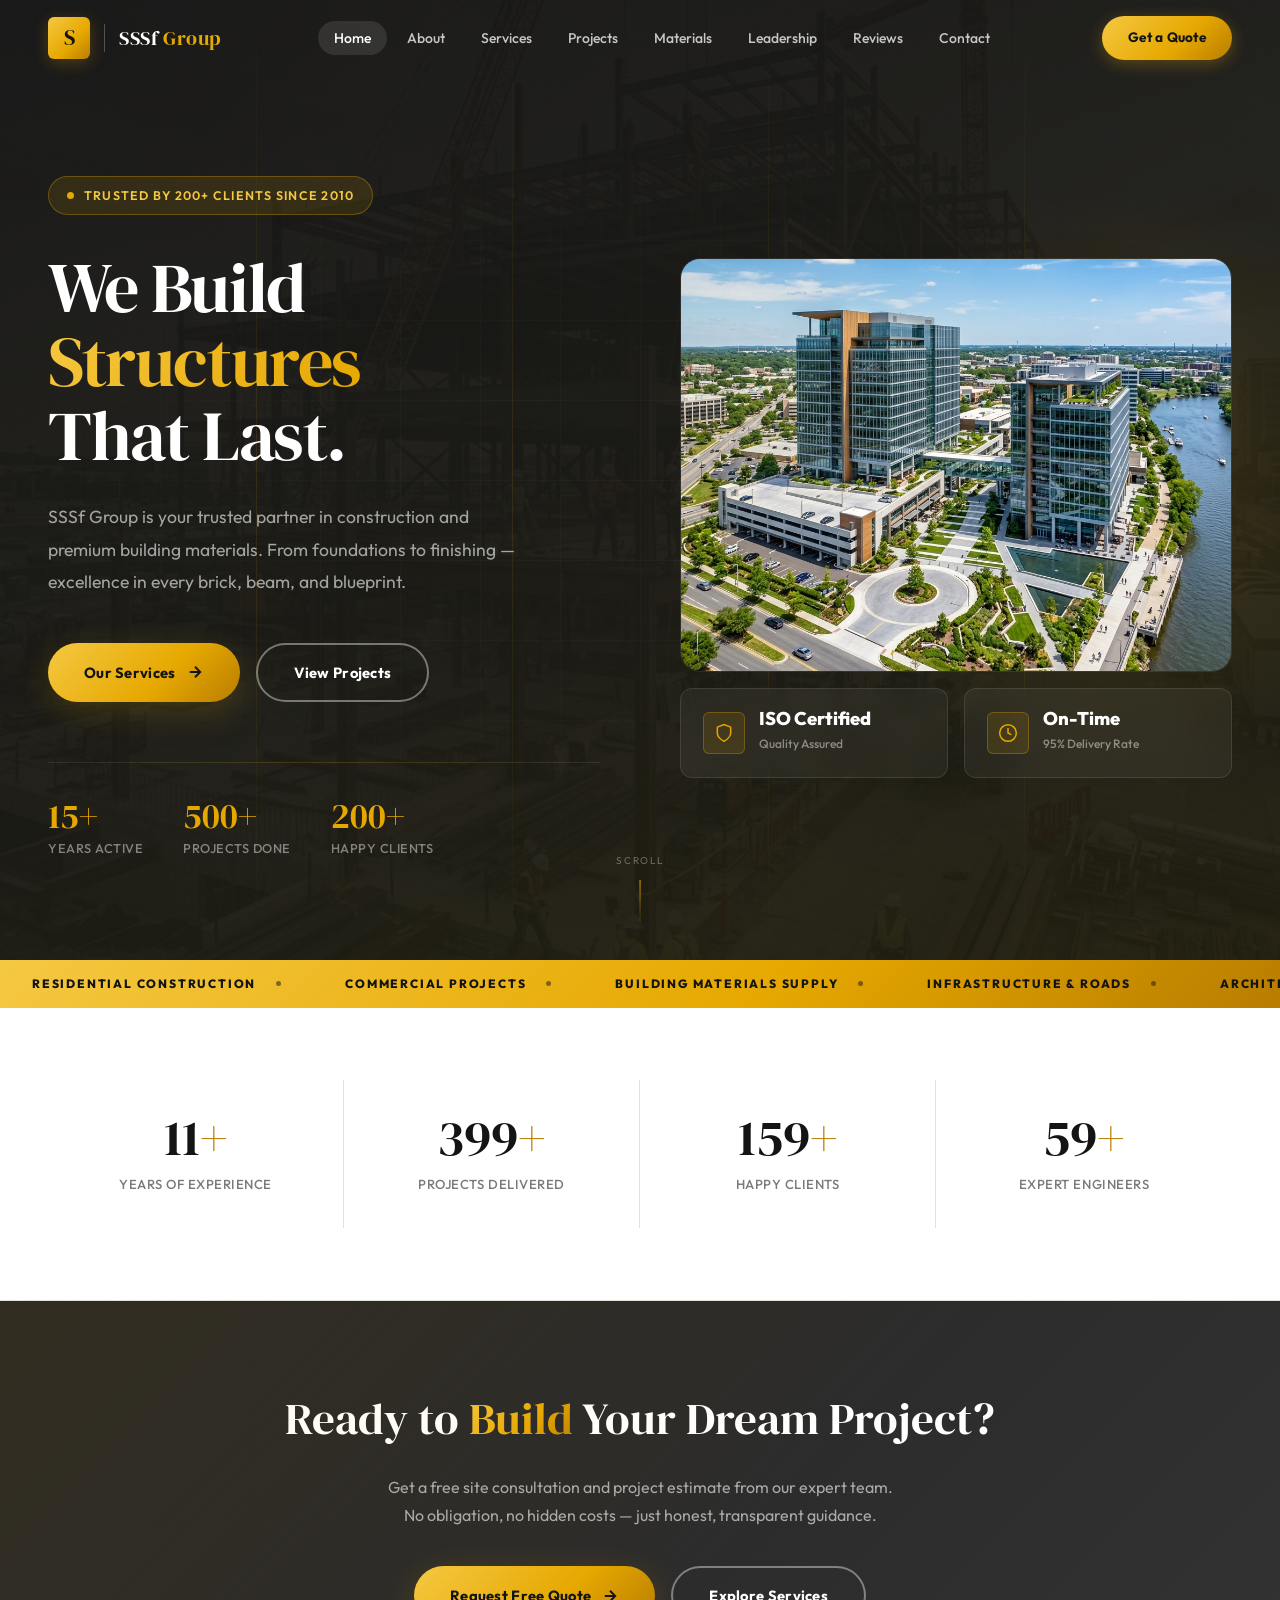
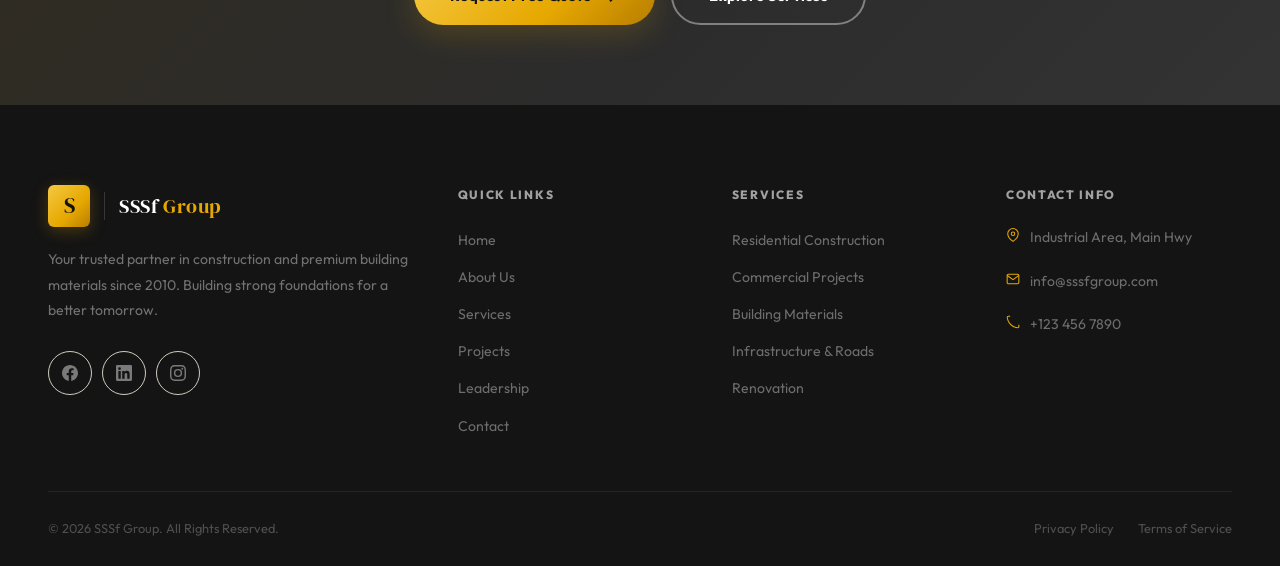
<file: index.html>
<!DOCTYPE html>
<html lang="en">

<head>
    <meta charset="UTF-8">
    <meta name="viewport" content="width=device-width, initial-scale=1.0">
    <title>SSSf Group — Premier Construction & Building Materials</title>
    <meta name="description"
        content="SSSf Group is a leading construction company and building materials supplier. We deliver quality infrastructure, commercial & residential projects with premium cement, steel, bricks and more.">
    <meta name="keywords"
        content="SSSf Group, construction company, building materials, cement, steel, bricks, infrastructure, commercial construction, residential construction">
    <meta name="author" content="SSSf Group">
    <link rel="preconnect" href="https://fonts.googleapis.com">
    <link rel="preconnect" href="https://fonts.gstatic.com" crossorigin>
    <link
        href="https://fonts.googleapis.com/css2?family=Outfit:wght@300;400;500;600;700;800;900&family=DM+Serif+Display:ital@0;1&display=swap"
        rel="stylesheet">
    <link rel="stylesheet" href="style.css">
</head>

<body>

    <!-- ===== PRELOADER ===== -->
    <div id="preloader">
        <div class="loader-ring">
            <div class="loader-ring-inner"></div>
        </div>
        <span class="loader-text">SSSf <span>Group</span></span>
    </div>

    <!-- ===== NAVIGATION ===== -->
    <nav id="navbar">
        <div class="nav-container">
            <a href="index.html" class="nav-logo">
                <div class="logo-emblem">S</div>
                <div class="logo-divider"></div>
                <span class="logo-name">SSSf <em>Group</em></span>
            </a>
            <ul class="nav-links" id="navLinks">
                <li><a href="index.html" class="nav-link">Home</a></li>
                <li><a href="about.html" class="nav-link">About</a></li>
                <li><a href="services.html" class="nav-link">Services</a></li>
                <li><a href="projects.html" class="nav-link">Projects</a></li>
                <li><a href="materials.html" class="nav-link">Materials</a></li>
                <li><a href="leadership.html" class="nav-link">Leadership</a></li>
                <li><a href="reviews.html" class="nav-link">Reviews</a></li>
                <li><a href="contact.html" class="nav-link">Contact</a></li>
            </ul>
            <div class="nav-right">
                <a href="contact.html" class="nav-cta">Get a Quote</a>
                <button class="nav-toggle" id="navToggle" aria-label="Toggle navigation menu">
                    <span></span><span></span><span></span>
                </button>
            </div>
        </div>
    </nav>

    <!-- ===== HERO SECTION ===== -->
    <section id="hero">
        <div class="hero-bg-image">
            <img src="images/hero-bg.png" alt="SSSf Group Construction Site">
            <div class="hero-overlay"></div>
        </div>
        <div class="hero-noise"></div>
        <div class="hero-lines">
            <div class="hero-line"></div>
            <div class="hero-line"></div>
            <div class="hero-line"></div>
            <div class="hero-line"></div>
        </div>
        <div class="hero-gold-orb"></div>
        <div class="hero-grid"></div>

        <div class="hero-inner">
            <div class="hero-content">
                <div class="hero-badge" data-animate="fade-up">
                    <span class="badge-dot"></span>
                    Trusted by 200+ Clients Since 2010
                </div>
                <h1 data-animate="fade-up" data-delay="100">
                    We Build<br>
                    <span class="line-gold">Structures</span>
                    That Last.
                </h1>
                <p class="hero-desc" data-animate="fade-up" data-delay="200">
                    SSSf Group is your trusted partner in construction and premium building
                    materials. From foundations to finishing — excellence in every brick,
                    beam, and blueprint.
                </p>
                <div class="hero-actions" data-animate="fade-up" data-delay="300">
                    <a href="#services" class="btn btn-gold">
                        Our Services
                        <svg width="18" height="18" viewBox="0 0 24 24" fill="none" stroke="currentColor"
                            stroke-width="2.5">
                            <path d="M5 12h14M12 5l7 7-7 7" />
                        </svg>
                    </a>
                    <a href="#projects" class="btn btn-outline-white">
                        View Projects
                    </a>
                </div>
                <div class="hero-divider" data-animate="fade-up" data-delay="380"></div>
                <div class="hero-stats" data-animate="fade-up" data-delay="420">
                    <div>
                        <div class="hero-stat-num">15+</div>
                        <div class="hero-stat-label">Years Active</div>
                    </div>
                    <div>
                        <div class="hero-stat-num">500+</div>
                        <div class="hero-stat-label">Projects Done</div>
                    </div>
                    <div>
                        <div class="hero-stat-num">200+</div>
                        <div class="hero-stat-label">Happy Clients</div>
                    </div>
                </div>
            </div>

            <div class="hero-visual" data-animate="fade-left" data-delay="200">
                <div class="hero-img-main">
                    <img src="images/project.png" alt="SSSf Group Premier Construction Project">
                </div>
                <div class="hero-cards-row">
                    <div class="hero-info-card">
                        <div class="hero-card-icon">
                            <svg width="20" height="20" viewBox="0 0 24 24" fill="none" stroke="currentColor"
                                stroke-width="1.8">
                                <path d="M12 22s8-4 8-10V5l-8-3-8 3v7c0 6 8 10 8 10z" />
                            </svg>
                        </div>
                        <div class="hero-card-data">
                            <strong>ISO Certified</strong>
                            <span>Quality Assured</span>
                        </div>
                    </div>
                    <div class="hero-info-card">
                        <div class="hero-card-icon">
                            <svg width="20" height="20" viewBox="0 0 24 24" fill="none" stroke="currentColor"
                                stroke-width="1.8">
                                <circle cx="12" cy="12" r="10" />
                                <polyline points="12 6 12 12 16 14" />
                            </svg>
                        </div>
                        <div class="hero-card-data">
                            <strong>On-Time</strong>
                            <span>95% Delivery Rate</span>
                        </div>
                    </div>
                </div>
            </div>
        </div>

        <div class="hero-scroll">
            <span>Scroll</span>
            <div class="hero-scroll-arrow"></div>
        </div>
    </section>

    <!-- ===== MARQUEE STRIP ===== -->
    <div id="marquee" aria-hidden="true">
        <div class="marquee-track">
            <span class="marquee-item">Residential Construction <span class="marquee-dot"></span></span>
            <span class="marquee-item">Commercial Projects <span class="marquee-dot"></span></span>
            <span class="marquee-item">Building Materials Supply <span class="marquee-dot"></span></span>
            <span class="marquee-item">Infrastructure & Roads <span class="marquee-dot"></span></span>
            <span class="marquee-item">Architectural Design <span class="marquee-dot"></span></span>
            <span class="marquee-item">Renovation & Restoration <span class="marquee-dot"></span></span>
            <span class="marquee-item">ISO Certified Quality <span class="marquee-dot"></span></span>
            <!-- Duplicate for seamless loop -->
            <span class="marquee-item">Residential Construction <span class="marquee-dot"></span></span>
            <span class="marquee-item">Commercial Projects <span class="marquee-dot"></span></span>
            <span class="marquee-item">Building Materials Supply <span class="marquee-dot"></span></span>
            <span class="marquee-item">Infrastructure & Roads <span class="marquee-dot"></span></span>
            <span class="marquee-item">Architectural Design <span class="marquee-dot"></span></span>
            <span class="marquee-item">Renovation & Restoration <span class="marquee-dot"></span></span>
            <span class="marquee-item">ISO Certified Quality <span class="marquee-dot"></span></span>
        </div>
    </div>

    <!-- ===== STATS BAR ===== -->
    <section id="stats">
        <div class="container">
            <div class="stats-grid">
                <div class="stat-item" data-animate="fade-up">
                    <div class="stat-value">
                        <span class="stat-number" data-count="15">0</span><span class="stat-suffix">+</span>
                    </div>
                    <p class="stat-label">Years of Experience</p>
                </div>
                <div class="stat-item" data-animate="fade-up" data-delay="100">
                    <div class="stat-value">
                        <span class="stat-number" data-count="500">0</span><span class="stat-suffix">+</span>
                    </div>
                    <p class="stat-label">Projects Delivered</p>
                </div>
                <div class="stat-item" data-animate="fade-up" data-delay="200">
                    <div class="stat-value">
                        <span class="stat-number" data-count="200">0</span><span class="stat-suffix">+</span>
                    </div>
                    <p class="stat-label">Happy Clients</p>
                </div>
                <div class="stat-item" data-animate="fade-up" data-delay="300">
                    <div class="stat-value">
                        <span class="stat-number" data-count="75">0</span><span class="stat-suffix">+</span>
                    </div>
                    <p class="stat-label">Expert Engineers</p>
                </div>
            </div>
        </div>
    </section>


    <!-- ===== CTA BANNER ===== -->
    <section class="cta-banner">
        <div class="container">
            <h2>Ready to <span class="text-gold">Build</span> Your Dream Project?</h2>
            <p>Get a free site consultation and project estimate from our expert team. No obligation, no hidden costs — just honest, transparent guidance.</p>
            <div class="cta-banner-actions">
                <a href="contact.html" class="btn btn-gold">
                    Request Free Quote
                    <svg width="18" height="18" viewBox="0 0 24 24" fill="none" stroke="currentColor" stroke-width="2.5">
                        <path d="M5 12h14M12 5l7 7-7 7" />
                    </svg>
                </a>
                <a href="services.html" class="btn btn-outline-white">Explore Services</a>
            </div>
        </div>
    </section>

    <!-- ===== FOOTER ===== -->
    <footer id="footer">
        <div class="container">
            <div class="footer-top">
                <div class="footer-brand">
                    <a href="index.html" class="nav-logo">
                        <div class="logo-emblem">S</div>
                        <div class="logo-divider" style="background:rgba(255,255,255,0.15)"></div>
                        <span class="logo-name">SSSf <em>Group</em></span>
                    </a>
                    <p>Your trusted partner in construction and premium building materials since 2010. Building strong foundations for a better tomorrow.</p>
                    <div class="social-row">
                        <a href="#" class="soc-btn" aria-label="Facebook">
                            <svg width="16" height="16" viewBox="0 0 24 24" fill="currentColor">
                                <path d="M24 12.073c0-6.627-5.373-12-12-12s-12 5.373-12 12c0 5.99 4.388 10.954 10.125 11.854v-8.385H7.078v-3.47h3.047V9.43c0-3.007 1.792-4.669 4.533-4.669 1.312 0 2.686.235 2.686.235v2.953H15.83c-1.491 0-1.956.925-1.956 1.874v2.25h3.328l-.532 3.47h-2.796v8.385C19.612 23.027 24 18.062 24 12.073z" />
                            </svg>
                        </a>
                        <a href="#" class="soc-btn" aria-label="LinkedIn">
                            <svg width="16" height="16" viewBox="0 0 24 24" fill="currentColor">
                                <path d="M20.447 20.452h-3.554v-5.569c0-1.328-.027-3.037-1.852-3.037-1.853 0-2.136 1.445-2.136 2.939v5.667H9.351V9h3.414v1.561h.046c.477-.9 1.637-1.85 3.37-1.85 3.601 0 4.267 2.37 4.267 5.455v6.286zM5.337 7.433a2.062 2.062 0 0 1-2.063-2.065 2.064 2.064 0 1 1 2.063 2.065zm1.782 13.019H3.555V9h3.564v11.452zM22.225 0H1.771C.792 0 0 .774 0 1.729v20.542C0 23.227.792 24 1.771 24h20.451C23.2 24 24 23.227 24 22.271V1.729C24 .774 23.2 0 22.222 0h.003z" />
                            </svg>
                        </a>
                        <a href="#" class="soc-btn" aria-label="Instagram">
                            <svg width="16" height="16" viewBox="0 0 24 24" fill="currentColor">
                                <path d="M12 2.163c3.204 0 3.584.012 4.85.07 3.252.148 4.771 1.691 4.919 4.919.058 1.265.069 1.645.069 4.849 0 3.205-.012 3.584-.069 4.849-.149 3.225-1.664 4.771-4.919 4.919-1.266.058-1.644.07-4.85.07-3.204 0-3.584-.012-4.849-.07-3.26-.149-4.771-1.699-4.919-4.92-.058-1.265-.07-1.644-.07-4.849 0-3.204.013-3.583.07-4.849.149-3.227 1.664-4.771 4.919-4.919 1.266-.057 1.645-.069 4.849-.069zM12 0C8.741 0 8.333.014 7.053.072 2.695.272.273 2.69.073 7.052.014 8.333 0 8.741 0 12c0 3.259.014 3.668.072 4.948.2 4.358 2.618 6.78 6.98 6.98C8.333 23.986 8.741 24 12 24c3.259 0 3.668-.014 4.948-.072 4.354-.2 6.782-2.618 6.979-6.98.059-1.28.073-1.689.073-4.948 0-3.259-.014-3.667-.072-4.947-.196-4.354-2.617-6.78-6.979-6.98C15.668.014 15.259 0 12 0zm0 5.838a6.162 6.162 0 1 0 0 12.324 6.162 6.162 0 0 0 0-12.324zM12 16a4 4 0 1 1 0-8 4 4 0 0 1 0 8zm6.406-11.845a1.44 1.44 0 1 0 0 2.881 1.44 1.44 0 0 0 0-2.881z" />
                            </svg>
                        </a>
                    </div>
                </div>
                <div class="footer-col">
                    <h5>Quick Links</h5>
                    <ul>
                        <li><a href="index.html">Home</a></li>
                        <li><a href="about.html">About Us</a></li>
                        <li><a href="services.html">Services</a></li>
                        <li><a href="projects.html">Projects</a></li>
                        <li><a href="leadership.html">Leadership</a></li>
                        <li><a href="contact.html">Contact</a></li>
                    </ul>
                </div>
                <div class="footer-col">
                    <h5>Services</h5>
                    <ul>
                        <li><a href="services.html">Residential Construction</a></li>
                        <li><a href="services.html">Commercial Projects</a></li>
                        <li><a href="materials.html">Building Materials</a></li>
                        <li><a href="services.html">Infrastructure & Roads</a></li>
                        <li><a href="services.html">Renovation</a></li>
                    </ul>
                </div>
                <div class="footer-col">
                    <h5>Contact Info</h5>
                    <ul class="footer-contact-list">
                        <li>
                            <svg width="14" height="14" viewBox="0 0 24 24" fill="none" stroke="currentColor" stroke-width="1.8">
                                <path d="M21 10c0 7-9 13-9 13s-9-6-9-13a9 9 0 0 1 18 0z" />
                                <circle cx="12" cy="10" r="3" />
                            </svg>
                            Industrial Area, Main Hwy
                        </li>
                        <li>
                            <svg width="14" height="14" viewBox="0 0 24 24" fill="none" stroke="currentColor" stroke-width="1.8">
                                <path d="M4 4h16c1.1 0 2 .9 2 2v12c0 1.1-.9 2-2 2H4c-1.1 0-2-.9-2-2V6c0-1.1.9-2 2-2z" />
                                <polyline points="22,6 12,13 2,6" />
                            </svg>
                            info@sssfgroup.com
                        </li>
                        <li>
                            <svg width="14" height="14" viewBox="0 0 24 24" fill="none" stroke="currentColor" stroke-width="1.8">
                                <path d="M22 16.92v3a2 2 0 0 1-2.18 2 19.79 19.79 0 0 1-8.63-3.07 19.5 19.5 0 0 1-6-6 19.79 19.79 0 0 1-3.07-8.67A2 2 0 0 1 4.11 2h3" />
                            </svg>
                            +123 456 7890
                        </li>
                    </ul>
                </div>
            </div>
            <div class="footer-bottom">
                <p>&copy; 2025 SSSf Group. All Rights Reserved.</p>
                <div class="footer-bottom-links">
                    <a href="#">Privacy Policy</a>
                    <a href="#">Terms of Service</a>
                </div>
            </div>
        </div>
    </footer>

    <!-- ===== BACK TO TOP ===== -->
    <button id="backToTop" class="back-to-top" aria-label="Back to top">
        <svg width="20" height="20" viewBox="0 0 24 24" fill="none" stroke="currentColor" stroke-width="2.5">
            <path d="M18 15l-6-6-6 6" />
        </svg>
    </button>

    <script src="script.js"></script>
</body>

</html>
</file>
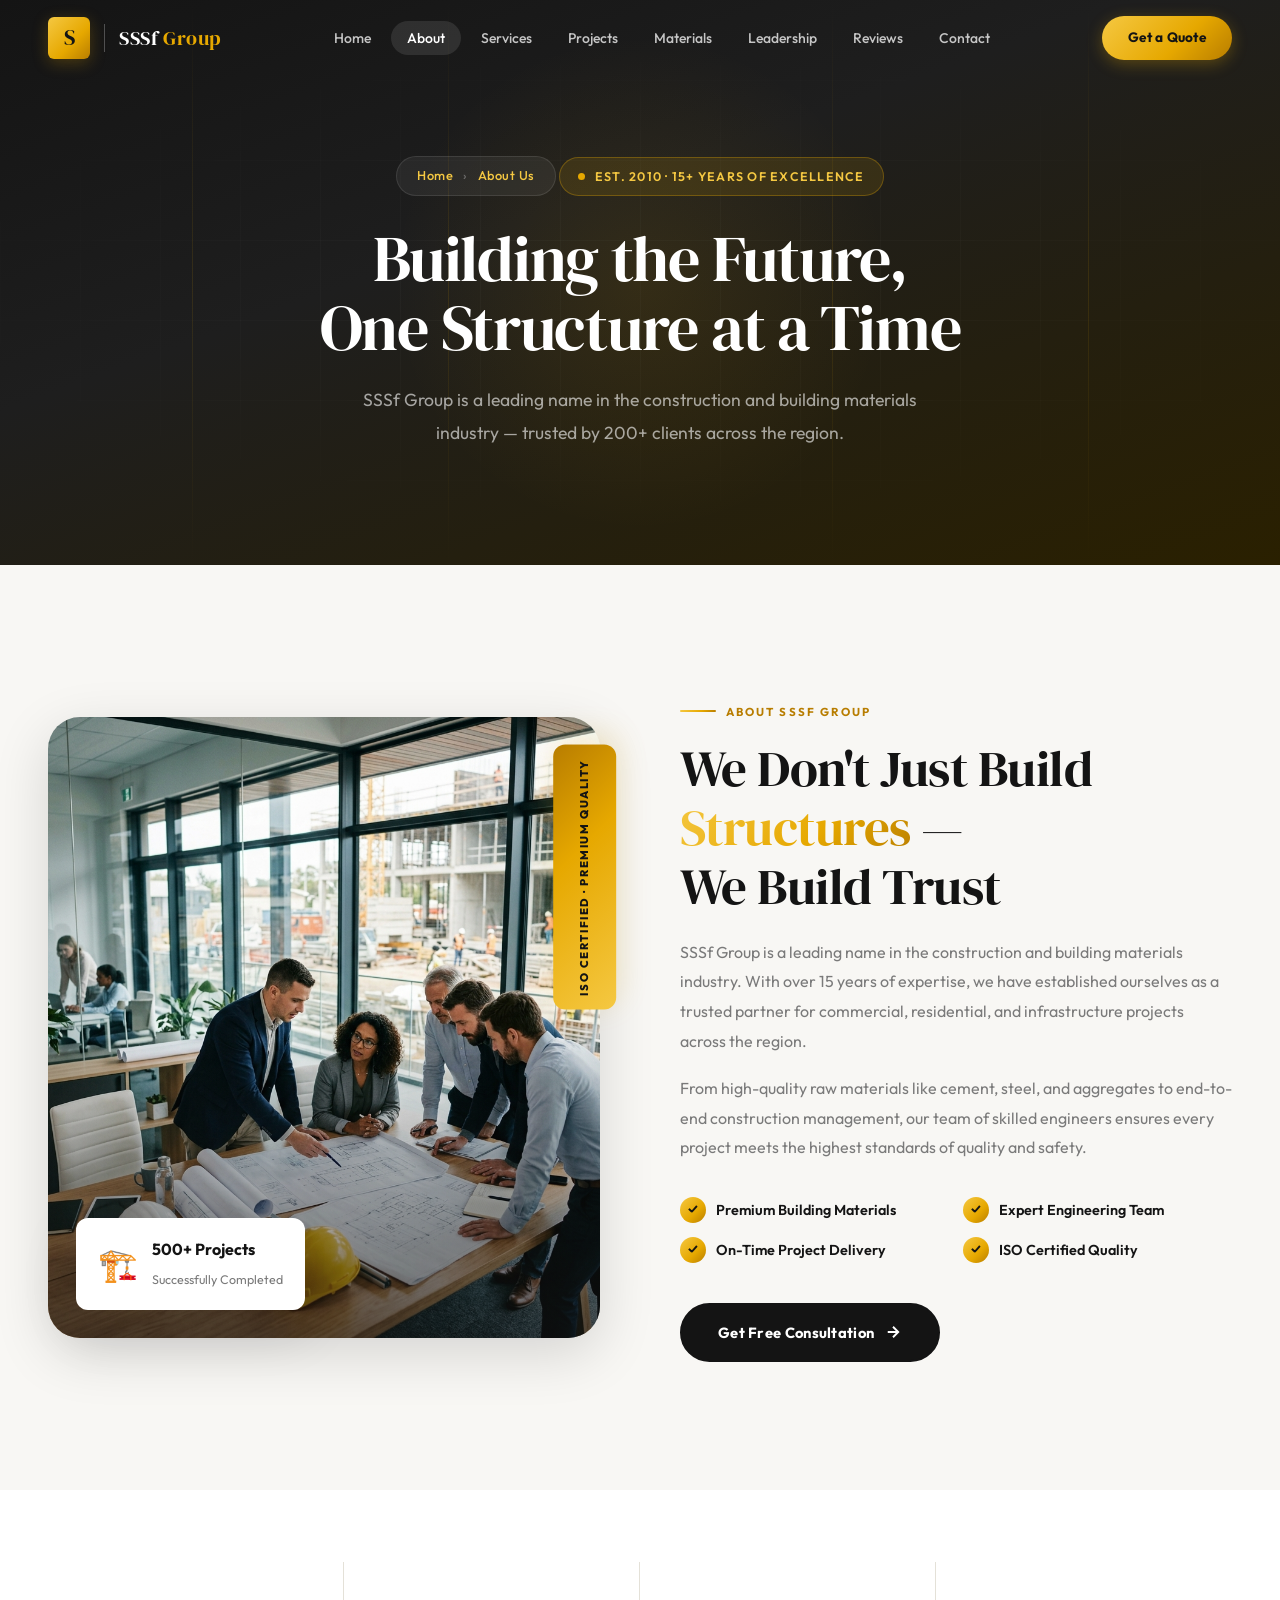
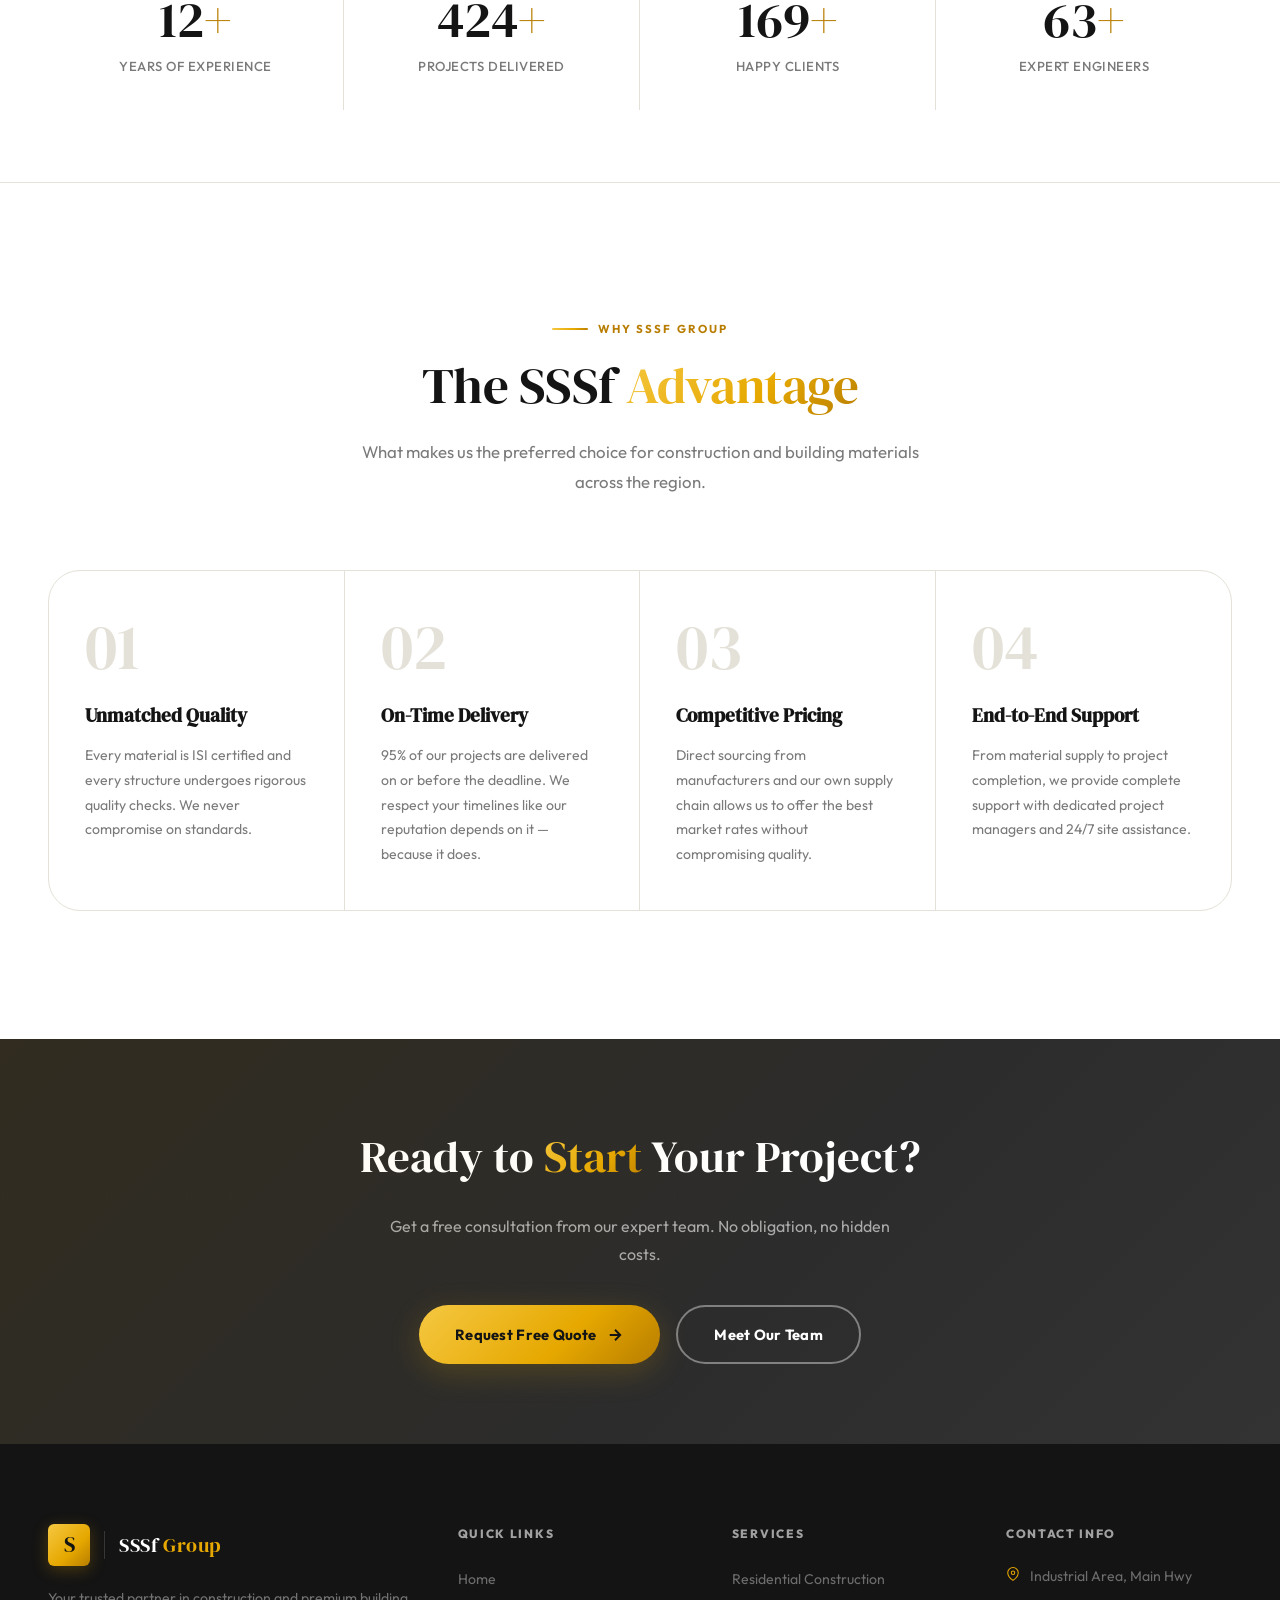
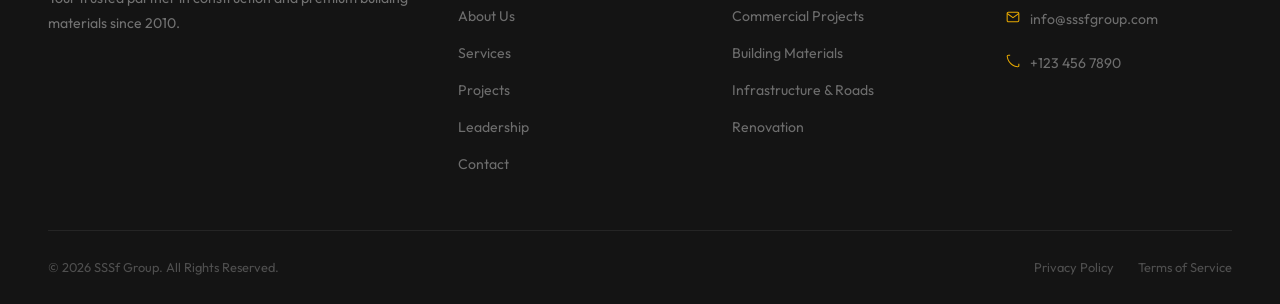
<file: about.html>
<!DOCTYPE html>
<html lang="en">

<head>
    <meta charset="UTF-8">
    <meta name="viewport" content="width=device-width, initial-scale=1.0">
    <title>About Us — SSSf Group | Construction & Building Materials</title>
    <meta name="description" content="Learn about SSSf Group — 15+ years of expertise in construction and building materials. Our mission, vision, and what makes us the trusted choice.">
    <link rel="preconnect" href="https://fonts.googleapis.com">
    <link rel="preconnect" href="https://fonts.gstatic.com" crossorigin>
    <link href="https://fonts.googleapis.com/css2?family=Outfit:wght@300;400;500;600;700;800;900&family=DM+Serif+Display:ital@0;1&display=swap" rel="stylesheet">
    <link rel="stylesheet" href="style.css">
</head>

<body>

    <!-- ===== PRELOADER ===== -->
    <div id="preloader">
        <div class="loader-ring"><div class="loader-ring-inner"></div></div>
        <span class="loader-text">SSSf <span>Group</span></span>
    </div>

    <!-- ===== NAVIGATION ===== -->
    <nav id="navbar">
        <div class="nav-container">
            <a href="index.html" class="nav-logo">
                <div class="logo-emblem">S</div>
                <div class="logo-divider"></div>
                <span class="logo-name">SSSf <em>Group</em></span>
            </a>
            <ul class="nav-links" id="navLinks">
                <li><a href="index.html" class="nav-link">Home</a></li>
                <li><a href="about.html" class="nav-link">About</a></li>
                <li><a href="services.html" class="nav-link">Services</a></li>
                <li><a href="projects.html" class="nav-link">Projects</a></li>
                <li><a href="materials.html" class="nav-link">Materials</a></li>
                <li><a href="leadership.html" class="nav-link">Leadership</a></li>
                <li><a href="reviews.html" class="nav-link">Reviews</a></li>
                <li><a href="contact.html" class="nav-link">Contact</a></li>
            </ul>
            <div class="nav-right">
                <a href="contact.html" class="nav-cta">Get a Quote</a>
                <button class="nav-toggle" id="navToggle" aria-label="Toggle navigation menu">
                    <span></span><span></span><span></span>
                </button>
            </div>
        </div>
    </nav>

    <!-- ===== PAGE HERO ===== -->
    <section class="page-hero">
        <div class="page-hero-lines">
            <div class="hero-line"></div><div class="hero-line"></div>
            <div class="hero-line"></div><div class="hero-line"></div>
        </div>
        <div class="page-hero-gold-orb"></div>
        <div class="page-hero-grid"></div>
        <div class="page-hero-inner">
            <div class="breadcrumb" data-animate="fade-up">
                <a href="index.html">Home</a>
                <span>›</span>
                <span style="color:var(--gold-light)">About Us</span>
            </div>
            <div class="hero-badge" data-animate="fade-up" data-delay="100">
                <span class="badge-dot"></span>
                Est. 2010 · 15+ Years of Excellence
            </div>
            <h1 data-animate="fade-up" data-delay="200">
                Building the <span class="line-gold">Future</span>,<br>One Structure at a Time
            </h1>
            <p data-animate="fade-up" data-delay="300">
                SSSf Group is a leading name in the construction and building materials industry — trusted by 200+ clients across the region.
            </p>
        </div>
    </section>

    <!-- ===== ABOUT SECTION ===== -->
    <section id="about" style="padding: var(--section-py) 0; background: var(--off-white);">
        <div class="container">
            <div class="about-grid">
                <div class="about-visual" data-animate="fade-right">
                    <div class="about-img-wrap">
                        <img src="images/about.png" alt="SSSf Group Team Planning">
                        <div class="about-img-overlay"></div>
                    </div>
                    <div class="about-badge" data-animate="fade-up" data-delay="300">
                        <div class="about-badge-icon">🏗️</div>
                        <div>
                            <strong>500+ Projects</strong>
                            <span>Successfully Completed</span>
                        </div>
                    </div>
                    <div class="cert-strip">
                        <span>ISO Certified · Premium Quality</span>
                    </div>
                </div>
                <div class="about-content" data-animate="fade-left">
                    <span class="section-label">About SSSf Group</span>
                    <h2 class="section-title">
                        We Don't Just Build <span class="text-gold">Structures</span> —<br>We Build Trust
                    </h2>
                    <p class="about-text">
                        SSSf Group is a leading name in the construction and building materials
                        industry. With over 15 years of expertise, we have established ourselves
                        as a trusted partner for commercial, residential, and infrastructure
                        projects across the region.
                    </p>
                    <p class="about-text">
                        From high-quality raw materials like cement, steel, and aggregates to
                        end-to-end construction management, our team of skilled engineers ensures
                        every project meets the highest standards of quality and safety.
                    </p>
                    <div class="about-features">
                        <div class="about-feat"><div class="feat-tick">✓</div><span>Premium Building Materials</span></div>
                        <div class="about-feat"><div class="feat-tick">✓</div><span>Expert Engineering Team</span></div>
                        <div class="about-feat"><div class="feat-tick">✓</div><span>On-Time Project Delivery</span></div>
                        <div class="about-feat"><div class="feat-tick">✓</div><span>ISO Certified Quality</span></div>
                    </div>
                    <a href="contact.html" class="btn btn-dark" data-animate="fade-up" data-delay="400">
                        Get Free Consultation
                        <svg width="18" height="18" viewBox="0 0 24 24" fill="none" stroke="currentColor" stroke-width="2.5">
                            <path d="M5 12h14M12 5l7 7-7 7" />
                        </svg>
                    </a>
                </div>
            </div>
        </div>
    </section>

    <!-- ===== STATS ===== -->
    <section id="stats">
        <div class="container">
            <div class="stats-grid">
                <div class="stat-item" data-animate="fade-up">
                    <div class="stat-value"><span class="stat-number" data-count="15">0</span><span class="stat-suffix">+</span></div>
                    <p class="stat-label">Years of Experience</p>
                </div>
                <div class="stat-item" data-animate="fade-up" data-delay="100">
                    <div class="stat-value"><span class="stat-number" data-count="500">0</span><span class="stat-suffix">+</span></div>
                    <p class="stat-label">Projects Delivered</p>
                </div>
                <div class="stat-item" data-animate="fade-up" data-delay="200">
                    <div class="stat-value"><span class="stat-number" data-count="200">0</span><span class="stat-suffix">+</span></div>
                    <p class="stat-label">Happy Clients</p>
                </div>
                <div class="stat-item" data-animate="fade-up" data-delay="300">
                    <div class="stat-value"><span class="stat-number" data-count="75">0</span><span class="stat-suffix">+</span></div>
                    <p class="stat-label">Expert Engineers</p>
                </div>
            </div>
        </div>
    </section>

    <!-- ===== WHY CHOOSE US ===== -->
    <section id="why-us" style="padding: var(--section-py) 0; background: var(--white);">
        <div class="container">
            <div class="section-header" data-animate="fade-up">
                <span class="section-label">Why SSSf Group</span>
                <h2 class="section-title">The SSSf <span class="text-gold">Advantage</span></h2>
                <p class="section-desc">What makes us the preferred choice for construction and building materials across the region.</p>
            </div>
            <div class="why-grid">
                <div class="why-card" data-animate="fade-up" data-delay="0">
                    <div class="why-num">01</div>
                    <h3>Unmatched Quality</h3>
                    <p>Every material is ISI certified and every structure undergoes rigorous quality checks. We never compromise on standards.</p>
                </div>
                <div class="why-card" data-animate="fade-up" data-delay="100">
                    <div class="why-num">02</div>
                    <h3>On-Time Delivery</h3>
                    <p>95% of our projects are delivered on or before the deadline. We respect your timelines like our reputation depends on it — because it does.</p>
                </div>
                <div class="why-card" data-animate="fade-up" data-delay="200">
                    <div class="why-num">03</div>
                    <h3>Competitive Pricing</h3>
                    <p>Direct sourcing from manufacturers and our own supply chain allows us to offer the best market rates without compromising quality.</p>
                </div>
                <div class="why-card" data-animate="fade-up" data-delay="300">
                    <div class="why-num">04</div>
                    <h3>End-to-End Support</h3>
                    <p>From material supply to project completion, we provide complete support with dedicated project managers and 24/7 site assistance.</p>
                </div>
            </div>
        </div>
    </section>

    <!-- ===== CTA BANNER ===== -->
    <section class="cta-banner">
        <div class="container">
            <h2>Ready to <span class="text-gold">Start</span> Your Project?</h2>
            <p>Get a free consultation from our expert team. No obligation, no hidden costs.</p>
            <div class="cta-banner-actions">
                <a href="contact.html" class="btn btn-gold">Request Free Quote
                    <svg width="18" height="18" viewBox="0 0 24 24" fill="none" stroke="currentColor" stroke-width="2.5"><path d="M5 12h14M12 5l7 7-7 7" /></svg>
                </a>
                <a href="leadership.html" class="btn btn-outline-white">Meet Our Team</a>
            </div>
        </div>
    </section>

    <!-- ===== FOOTER ===== -->
    <footer id="footer">
        <div class="container">
            <div class="footer-top">
                <div class="footer-brand">
                    <a href="index.html" class="nav-logo">
                        <div class="logo-emblem">S</div>
                        <div class="logo-divider" style="background:rgba(255,255,255,0.15)"></div>
                        <span class="logo-name">SSSf <em>Group</em></span>
                    </a>
                    <p>Your trusted partner in construction and premium building materials since 2010.</p>
                </div>
                <div class="footer-col">
                    <h5>Quick Links</h5>
                    <ul>
                        <li><a href="index.html">Home</a></li>
                        <li><a href="about.html">About Us</a></li>
                        <li><a href="services.html">Services</a></li>
                        <li><a href="projects.html">Projects</a></li>
                        <li><a href="leadership.html">Leadership</a></li>
                        <li><a href="contact.html">Contact</a></li>
                    </ul>
                </div>
                <div class="footer-col">
                    <h5>Services</h5>
                    <ul>
                        <li><a href="services.html">Residential Construction</a></li>
                        <li><a href="services.html">Commercial Projects</a></li>
                        <li><a href="materials.html">Building Materials</a></li>
                        <li><a href="services.html">Infrastructure & Roads</a></li>
                        <li><a href="services.html">Renovation</a></li>
                    </ul>
                </div>
                <div class="footer-col">
                    <h5>Contact Info</h5>
                    <ul class="footer-contact-list">
                        <li><svg width="14" height="14" viewBox="0 0 24 24" fill="none" stroke="currentColor" stroke-width="1.8"><path d="M21 10c0 7-9 13-9 13s-9-6-9-13a9 9 0 0 1 18 0z"/><circle cx="12" cy="10" r="3"/></svg>Industrial Area, Main Hwy</li>
                        <li><svg width="14" height="14" viewBox="0 0 24 24" fill="none" stroke="currentColor" stroke-width="1.8"><path d="M4 4h16c1.1 0 2 .9 2 2v12c0 1.1-.9 2-2 2H4c-1.1 0-2-.9-2-2V6c0-1.1.9-2 2-2z"/><polyline points="22,6 12,13 2,6"/></svg>info@sssfgroup.com</li>
                        <li><svg width="14" height="14" viewBox="0 0 24 24" fill="none" stroke="currentColor" stroke-width="1.8"><path d="M22 16.92v3a2 2 0 0 1-2.18 2 19.79 19.79 0 0 1-8.63-3.07 19.5 19.5 0 0 1-6-6 19.79 19.79 0 0 1-3.07-8.67A2 2 0 0 1 4.11 2h3"/></svg>+123 456 7890</li>
                    </ul>
                </div>
            </div>
            <div class="footer-bottom">
                <p>&copy; 2025 SSSf Group. All Rights Reserved.</p>
                <div class="footer-bottom-links"><a href="#">Privacy Policy</a><a href="#">Terms of Service</a></div>
            </div>
        </div>
    </footer>

    <button id="backToTop" class="back-to-top" aria-label="Back to top">
        <svg width="20" height="20" viewBox="0 0 24 24" fill="none" stroke="currentColor" stroke-width="2.5"><path d="M18 15l-6-6-6 6"/></svg>
    </button>

    <script src="script.js"></script>
</body>
</html>
</file>
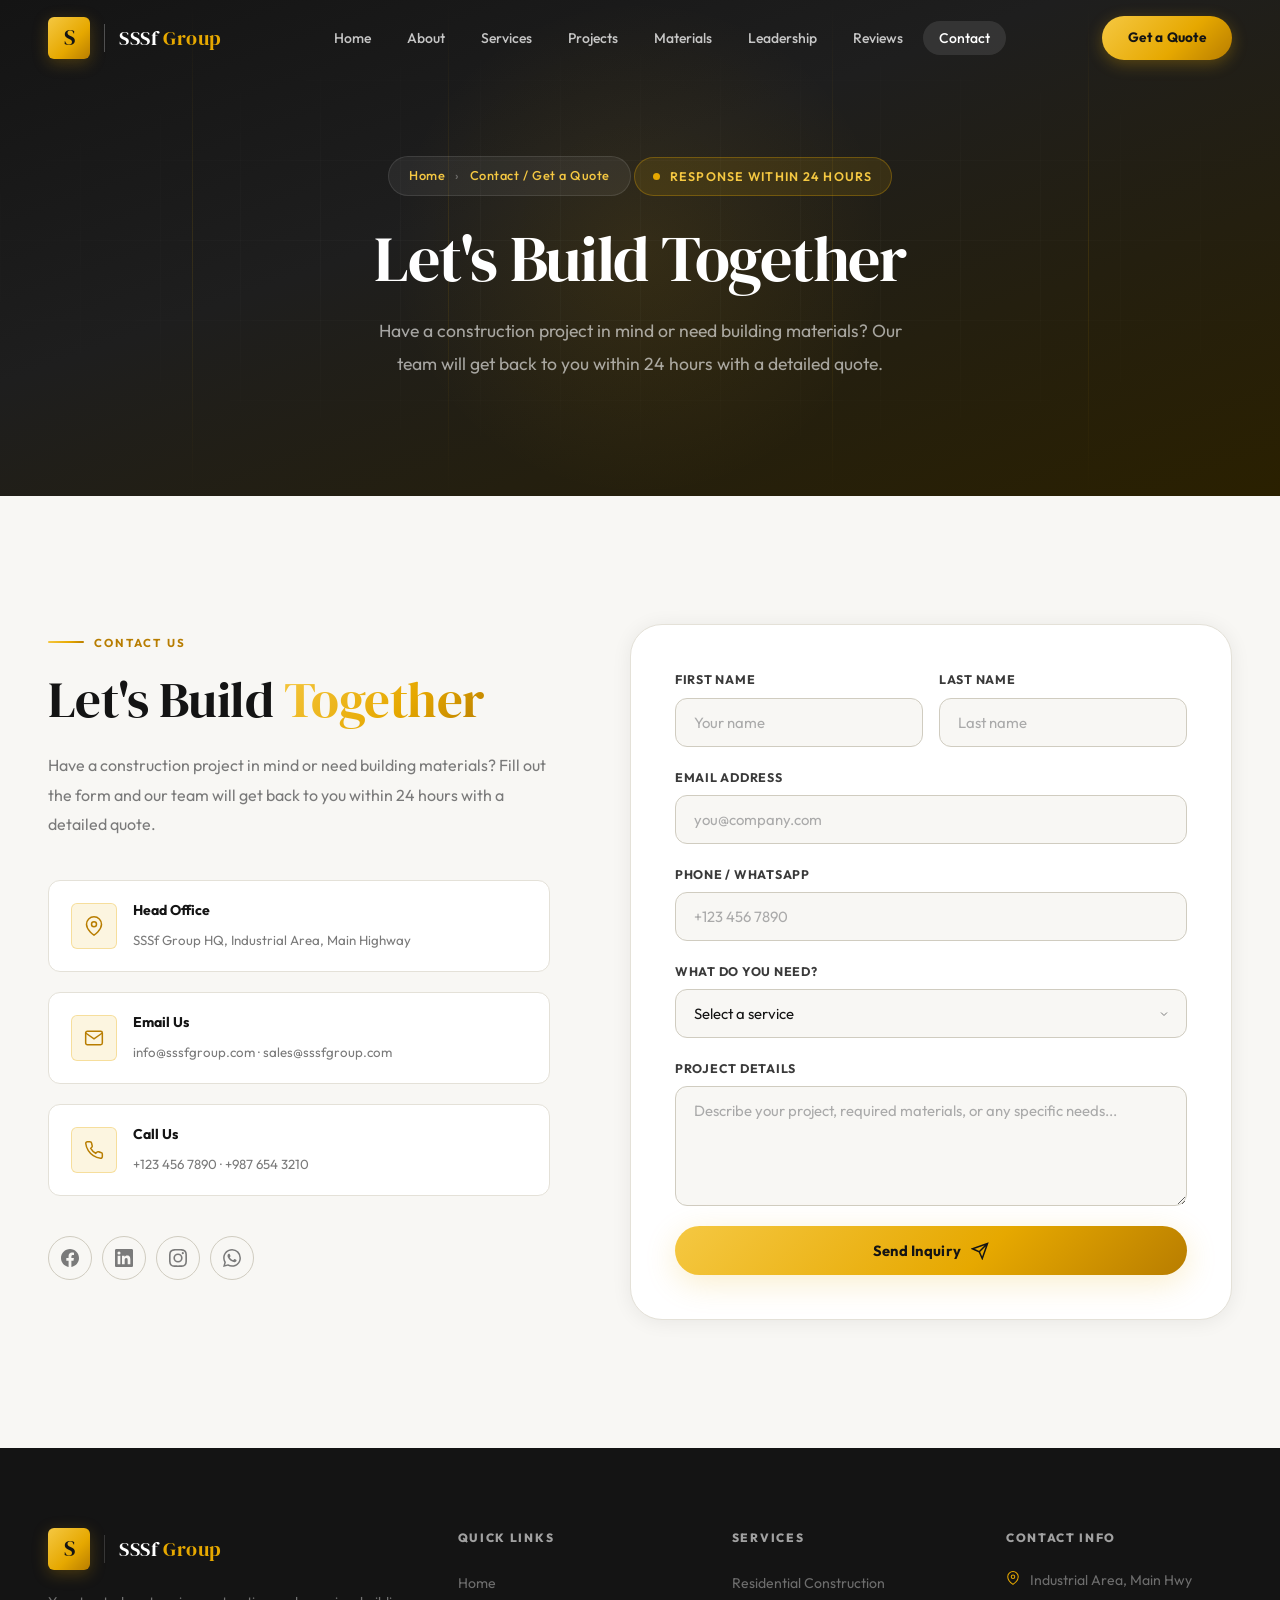
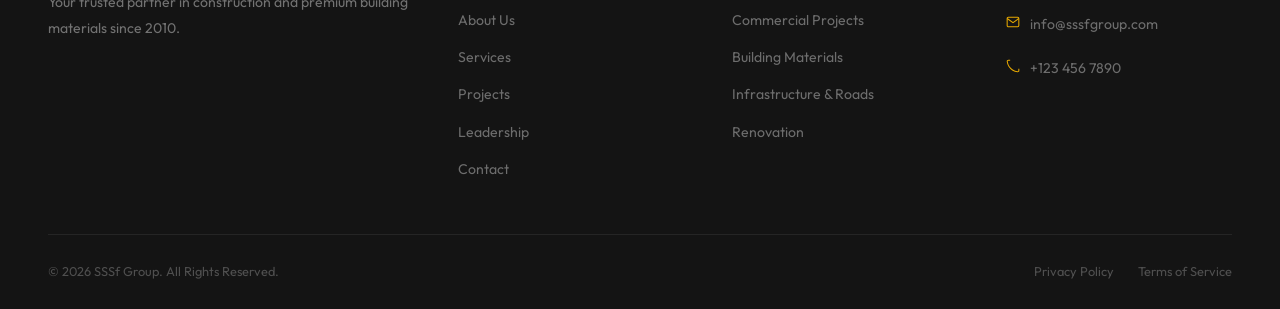
<file: contact.html>
<!DOCTYPE html>
<html lang="en">
<head>
    <meta charset="UTF-8">
    <meta name="viewport" content="width=device-width, initial-scale=1.0">
    <title>Contact Us & Get a Quote — SSSf Group</title>
    <meta name="description" content="Contact SSSf Group for a free construction consultation or building materials quote. Fill out our form and get a response within 24 hours.">
    <link rel="preconnect" href="https://fonts.googleapis.com">
    <link rel="preconnect" href="https://fonts.gstatic.com" crossorigin>
    <link href="https://fonts.googleapis.com/css2?family=Outfit:wght@300;400;500;600;700;800;900&family=DM+Serif+Display:ital@0;1&display=swap" rel="stylesheet">
    <link rel="stylesheet" href="style.css">
</head>
<body>
    <div id="preloader"><div class="loader-ring"><div class="loader-ring-inner"></div></div><span class="loader-text">SSSf <span>Group</span></span></div>

    <nav id="navbar">
        <div class="nav-container">
            <a href="index.html" class="nav-logo"><div class="logo-emblem">S</div><div class="logo-divider"></div><span class="logo-name">SSSf <em>Group</em></span></a>
            <ul class="nav-links" id="navLinks">
                <li><a href="index.html" class="nav-link">Home</a></li>
                <li><a href="about.html" class="nav-link">About</a></li>
                <li><a href="services.html" class="nav-link">Services</a></li>
                <li><a href="projects.html" class="nav-link">Projects</a></li>
                <li><a href="materials.html" class="nav-link">Materials</a></li>
                <li><a href="leadership.html" class="nav-link">Leadership</a></li>
                <li><a href="reviews.html" class="nav-link">Reviews</a></li>
                <li><a href="contact.html" class="nav-link">Contact</a></li>
            </ul>
            <div class="nav-right">
                <a href="contact.html" class="nav-cta">Get a Quote</a>
                <button class="nav-toggle" id="navToggle" aria-label="Toggle navigation menu"><span></span><span></span><span></span></button>
            </div>
        </div>
    </nav>

    <section class="page-hero">
        <div class="page-hero-lines"><div class="hero-line"></div><div class="hero-line"></div><div class="hero-line"></div><div class="hero-line"></div></div>
        <div class="page-hero-gold-orb"></div>
        <div class="page-hero-grid"></div>
        <div class="page-hero-inner">
            <div class="breadcrumb" data-animate="fade-up"><a href="index.html">Home</a><span>›</span><span style="color:var(--gold-light)">Contact / Get a Quote</span></div>
            <div class="hero-badge" data-animate="fade-up" data-delay="100"><span class="badge-dot"></span>Response Within 24 Hours</div>
            <h1 data-animate="fade-up" data-delay="200">Let's Build <span class="line-gold">Together</span></h1>
            <p data-animate="fade-up" data-delay="300">Have a construction project in mind or need building materials? Our team will get back to you within 24 hours with a detailed quote.</p>
        </div>
    </section>

    <section id="contact" style="padding: var(--section-py) 0; background: var(--off-white);">
        <div class="container">
            <div class="contact-layout">
                <div class="contact-info" data-animate="fade-right">
                    <span class="section-label">Contact Us</span>
                    <h2 class="section-title">Let's Build <span class="text-gold">Together</span></h2>
                    <p class="contact-desc">Have a construction project in mind or need building materials? Fill out the form and our team will get back to you within 24 hours with a detailed quote.</p>
                    <div class="contact-items">
                        <div class="contact-item">
                            <div class="c-icon">
                                <svg width="20" height="20" viewBox="0 0 24 24" fill="none" stroke="currentColor" stroke-width="1.8"><path d="M21 10c0 7-9 13-9 13s-9-6-9-13a9 9 0 0 1 18 0z"/><circle cx="12" cy="10" r="3"/></svg>
                            </div>
                            <div><strong>Head Office</strong><span>SSSf Group HQ, Industrial Area, Main Highway</span></div>
                        </div>
                        <div class="contact-item">
                            <div class="c-icon">
                                <svg width="20" height="20" viewBox="0 0 24 24" fill="none" stroke="currentColor" stroke-width="1.8"><path d="M4 4h16c1.1 0 2 .9 2 2v12c0 1.1-.9 2-2 2H4c-1.1 0-2-.9-2-2V6c0-1.1.9-2 2-2z"/><polyline points="22,6 12,13 2,6"/></svg>
                            </div>
                            <div><strong>Email Us</strong><span>info@sssfgroup.com · sales@sssfgroup.com</span></div>
                        </div>
                        <div class="contact-item">
                            <div class="c-icon">
                                <svg width="20" height="20" viewBox="0 0 24 24" fill="none" stroke="currentColor" stroke-width="1.8"><path d="M22 16.92v3a2 2 0 0 1-2.18 2 19.79 19.79 0 0 1-8.63-3.07 19.5 19.5 0 0 1-6-6 19.79 19.79 0 0 1-3.07-8.67A2 2 0 0 1 4.11 2h3a2 2 0 0 1 2 1.72c.127.96.361 1.903.7 2.81a2 2 0 0 1-.45 2.11L8.09 9.91a16 16 0 0 0 6 6l1.27-1.27a2 2 0 0 1 2.11-.45c.907.339 1.85.573 2.81.7A2 2 0 0 1 22 16.92z"/></svg>
                            </div>
                            <div><strong>Call Us</strong><span>+123 456 7890 · +987 654 3210</span></div>
                        </div>
                    </div>
                    <div class="social-row">
                        <a href="#" class="soc-btn" aria-label="Facebook">
                            <svg width="18" height="18" viewBox="0 0 24 24" fill="currentColor"><path d="M24 12.073c0-6.627-5.373-12-12-12s-12 5.373-12 12c0 5.99 4.388 10.954 10.125 11.854v-8.385H7.078v-3.47h3.047V9.43c0-3.007 1.792-4.669 4.533-4.669 1.312 0 2.686.235 2.686.235v2.953H15.83c-1.491 0-1.956.925-1.956 1.874v2.25h3.328l-.532 3.47h-2.796v8.385C19.612 23.027 24 18.062 24 12.073z"/></svg>
                        </a>
                        <a href="#" class="soc-btn" aria-label="LinkedIn">
                            <svg width="18" height="18" viewBox="0 0 24 24" fill="currentColor"><path d="M20.447 20.452h-3.554v-5.569c0-1.328-.027-3.037-1.852-3.037-1.853 0-2.136 1.445-2.136 2.939v5.667H9.351V9h3.414v1.561h.046c.477-.9 1.637-1.85 3.37-1.85 3.601 0 4.267 2.37 4.267 5.455v6.286zM5.337 7.433a2.062 2.062 0 0 1-2.063-2.065 2.064 2.064 0 1 1 2.063 2.065zm1.782 13.019H3.555V9h3.564v11.452zM22.225 0H1.771C.792 0 0 .774 0 1.729v20.542C0 23.227.792 24 1.771 24h20.451C23.2 24 24 23.227 24 22.271V1.729C24 .774 23.2 0 22.222 0h.003z"/></svg>
                        </a>
                        <a href="#" class="soc-btn" aria-label="Instagram">
                            <svg width="18" height="18" viewBox="0 0 24 24" fill="currentColor"><path d="M12 2.163c3.204 0 3.584.012 4.85.07 3.252.148 4.771 1.691 4.919 4.919.058 1.265.069 1.645.069 4.849 0 3.205-.012 3.584-.069 4.849-.149 3.225-1.664 4.771-4.919 4.919-1.266.058-1.644.07-4.85.07-3.204 0-3.584-.012-4.849-.07-3.26-.149-4.771-1.699-4.919-4.92-.058-1.265-.07-1.644-.07-4.849 0-3.204.013-3.583.07-4.849.149-3.227 1.664-4.771 4.919-4.919 1.266-.057 1.645-.069 4.849-.069zM12 0C8.741 0 8.333.014 7.053.072 2.695.272.273 2.69.073 7.052.014 8.333 0 8.741 0 12c0 3.259.014 3.668.072 4.948.2 4.358 2.618 6.78 6.98 6.98C8.333 23.986 8.741 24 12 24c3.259 0 3.668-.014 4.948-.072 4.354-.2 6.782-2.618 6.979-6.98.059-1.28.073-1.689.073-4.948 0-3.259-.014-3.667-.072-4.947-.196-4.354-2.617-6.78-6.979-6.98C15.668.014 15.259 0 12 0zm0 5.838a6.162 6.162 0 1 0 0 12.324 6.162 6.162 0 0 0 0-12.324zM12 16a4 4 0 1 1 0-8 4 4 0 0 1 0 8zm6.406-11.845a1.44 1.44 0 1 0 0 2.881 1.44 1.44 0 0 0 0-2.881z"/></svg>
                        </a>
                        <a href="#" class="soc-btn" aria-label="WhatsApp">
                            <svg width="18" height="18" viewBox="0 0 24 24" fill="currentColor"><path d="M17.472 14.382c-.297-.149-1.758-.867-2.03-.967-.273-.099-.471-.148-.67.15-.197.297-.767.966-.94 1.164-.173.199-.347.223-.644.075-.297-.15-1.255-.463-2.39-1.475-.883-.788-1.48-1.761-1.653-2.059-.173-.297-.018-.458.13-.606.134-.133.298-.347.446-.52.149-.174.198-.298.298-.497.099-.198.05-.371-.025-.52-.075-.149-.669-1.612-.916-2.207-.242-.579-.487-.5-.669-.51-.173-.008-.371-.01-.57-.01-.198 0-.52.074-.792.372-.272.297-1.04 1.016-1.04 2.479 0 1.462 1.065 2.875 1.213 3.074.149.198 2.096 3.2 5.077 4.487.709.306 1.262.489 1.694.625.712.227 1.36.195 1.871.118.571-.085 1.758-.719 2.006-1.413.248-.694.248-1.289.173-1.413-.074-.124-.272-.198-.57-.347m-5.421 7.403h-.004a9.87 9.87 0 01-5.031-1.378l-.361-.214-3.741.982.998-3.648-.235-.374a9.86 9.86 0 01-1.51-5.26c.001-5.45 4.436-9.884 9.888-9.884 2.64 0 5.122 1.03 6.988 2.898a9.825 9.825 0 012.893 6.994c-.003 5.45-4.437 9.884-9.885 9.884m8.413-18.297A11.815 11.815 0 0012.05 0C5.495 0 .16 5.335.157 11.892c0 2.096.547 4.142 1.588 5.945L.057 24l6.305-1.654a11.882 11.882 0 005.683 1.448h.005c6.554 0 11.89-5.335 11.893-11.893a11.821 11.821 0 00-3.48-8.413z"/></svg>
                        </a>
                    </div>
                </div>
                <div class="contact-form-box" data-animate="fade-left">
                    <form id="contactForm" class="contact-form">
                        <div class="form-row">
                            <div class="form-group">
                                <label for="firstName">First Name</label>
                                <input type="text" id="firstName" name="firstName" placeholder="Your name" required>
                            </div>
                            <div class="form-group">
                                <label for="lastName">Last Name</label>
                                <input type="text" id="lastName" name="lastName" placeholder="Last name" required>
                            </div>
                        </div>
                        <div class="form-group">
                            <label for="email">Email Address</label>
                            <input type="email" id="email" name="email" placeholder="you@company.com" required>
                        </div>
                        <div class="form-group">
                            <label for="phone">Phone / WhatsApp</label>
                            <input type="tel" id="phone" name="phone" placeholder="+123 456 7890">
                        </div>
                        <div class="form-group">
                            <label for="service">What Do You Need?</label>
                            <select id="service" name="service">
                                <option value="" disabled selected>Select a service</option>
                                <option value="residential">Residential Construction</option>
                                <option value="commercial">Commercial Construction</option>
                                <option value="materials">Building Materials Supply</option>
                                <option value="infrastructure">Infrastructure / Roads</option>
                                <option value="design">Architectural Design</option>
                                <option value="renovation">Renovation & Restoration</option>
                                <option value="other">Other</option>
                            </select>
                        </div>
                        <div class="form-group">
                            <label for="message">Project Details</label>
                            <textarea id="message" name="message" rows="4" placeholder="Describe your project, required materials, or any specific needs..." required></textarea>
                        </div>
                        <button type="submit" class="btn btn-gold btn-full" id="submitBtn">
                            <span class="btn-text">Send Inquiry</span>
                            <span class="btn-loader" hidden>
                                <svg width="18" height="18" viewBox="0 0 24 24" fill="none" stroke="currentColor" stroke-width="2"><path d="M12 2v4M12 18v4M4.93 4.93l2.83 2.83M16.24 16.24l2.83 2.83M2 12h4M18 12h4M4.93 19.07l2.83-2.83M16.24 7.76l2.83-2.83"/></svg>
                            </span>
                            <svg width="18" height="18" viewBox="0 0 24 24" fill="none" stroke="currentColor" stroke-width="2"><path d="M22 2L11 13M22 2l-7 20-4-9-9-4 20-7z"/></svg>
                        </button>
                    </form>
                    <div class="form-success" id="formSuccess" hidden>
                        <div class="success-icon">✓</div>
                        <h3>Inquiry Sent Successfully!</h3>
                        <p>Thank you for reaching out. Our team will contact you within 24 hours with a detailed quote.</p>
                    </div>
                </div>
            </div>
        </div>
    </section>

    <footer id="footer">
        <div class="container">
            <div class="footer-top">
                <div class="footer-brand"><a href="index.html" class="nav-logo"><div class="logo-emblem">S</div><div class="logo-divider" style="background:rgba(255,255,255,0.15)"></div><span class="logo-name">SSSf <em>Group</em></span></a><p>Your trusted partner in construction and premium building materials since 2010.</p></div>
                <div class="footer-col"><h5>Quick Links</h5><ul><li><a href="index.html">Home</a></li><li><a href="about.html">About Us</a></li><li><a href="services.html">Services</a></li><li><a href="projects.html">Projects</a></li><li><a href="leadership.html">Leadership</a></li><li><a href="contact.html">Contact</a></li></ul></div>
                <div class="footer-col"><h5>Services</h5><ul><li><a href="services.html">Residential Construction</a></li><li><a href="services.html">Commercial Projects</a></li><li><a href="materials.html">Building Materials</a></li><li><a href="services.html">Infrastructure & Roads</a></li><li><a href="services.html">Renovation</a></li></ul></div>
                <div class="footer-col"><h5>Contact Info</h5><ul class="footer-contact-list"><li><svg width="14" height="14" viewBox="0 0 24 24" fill="none" stroke="currentColor" stroke-width="1.8"><path d="M21 10c0 7-9 13-9 13s-9-6-9-13a9 9 0 0 1 18 0z"/><circle cx="12" cy="10" r="3"/></svg>Industrial Area, Main Hwy</li><li><svg width="14" height="14" viewBox="0 0 24 24" fill="none" stroke="currentColor" stroke-width="1.8"><path d="M4 4h16c1.1 0 2 .9 2 2v12c0 1.1-.9 2-2 2H4c-1.1 0-2-.9-2-2V6c0-1.1.9-2 2-2z"/><polyline points="22,6 12,13 2,6"/></svg>info@sssfgroup.com</li><li><svg width="14" height="14" viewBox="0 0 24 24" fill="none" stroke="currentColor" stroke-width="1.8"><path d="M22 16.92v3a2 2 0 0 1-2.18 2 19.79 19.79 0 0 1-8.63-3.07 19.5 19.5 0 0 1-6-6 19.79 19.79 0 0 1-3.07-8.67A2 2 0 0 1 4.11 2h3"/></svg>+123 456 7890</li></ul></div>
            </div>
            <div class="footer-bottom"><p>&copy; 2025 SSSf Group. All Rights Reserved.</p><div class="footer-bottom-links"><a href="#">Privacy Policy</a><a href="#">Terms of Service</a></div></div>
        </div>
    </footer>
    <button id="backToTop" class="back-to-top" aria-label="Back to top"><svg width="20" height="20" viewBox="0 0 24 24" fill="none" stroke="currentColor" stroke-width="2.5"><path d="M18 15l-6-6-6 6"/></svg></button>
    <script src="script.js"></script>
</body>
</html>
</file>
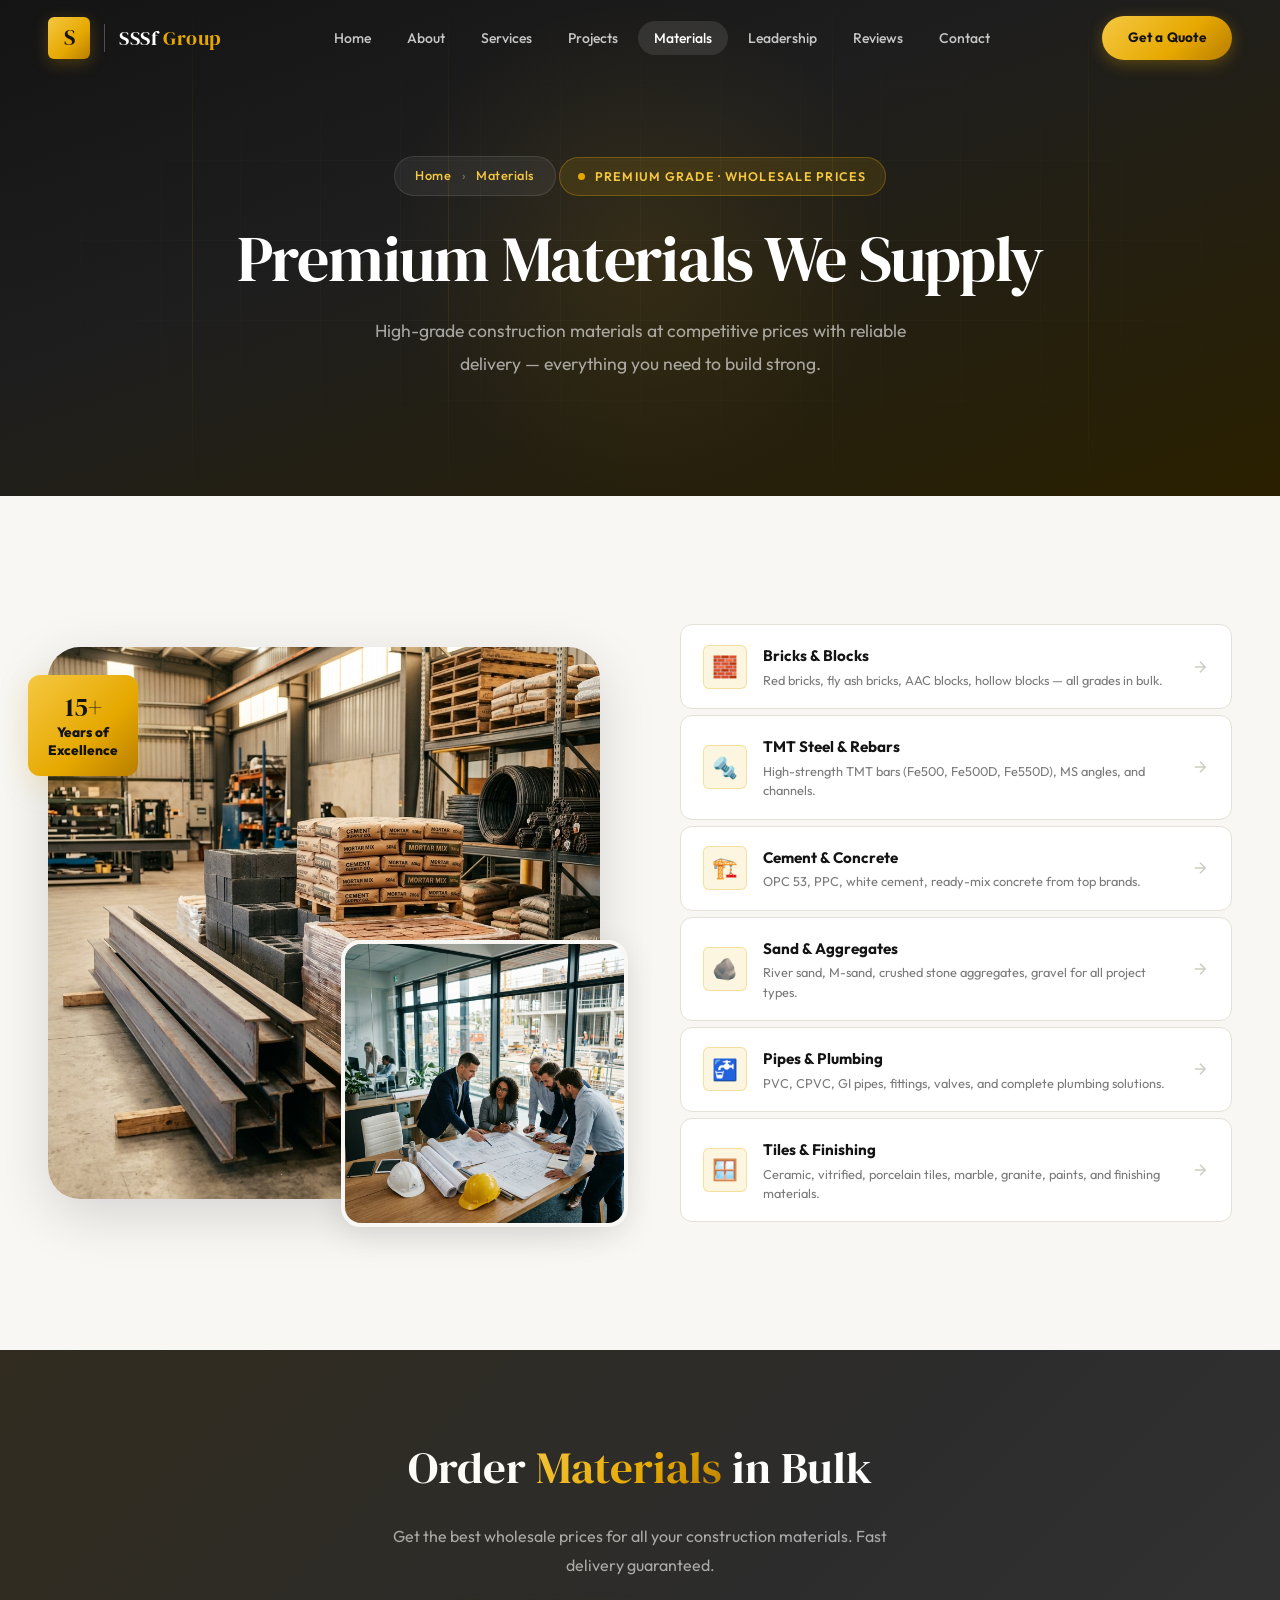
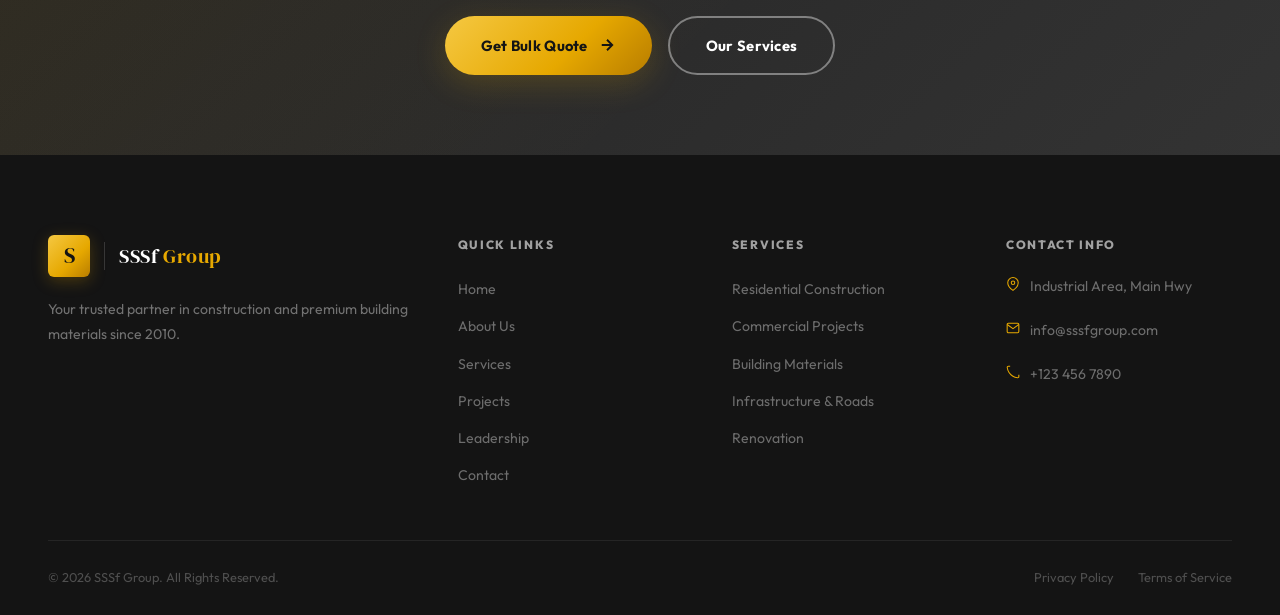
<file: materials.html>
<!DOCTYPE html>
<html lang="en">
<head>
    <meta charset="UTF-8">
    <meta name="viewport" content="width=device-width, initial-scale=1.0">
    <title>Building Materials — SSSf Group | Premium Construction Supplies</title>
    <meta name="description" content="SSSf Group supplies premium building materials — cement, TMT steel, bricks, aggregates, pipes, tiles and more at competitive wholesale prices.">
    <link rel="preconnect" href="https://fonts.googleapis.com">
    <link rel="preconnect" href="https://fonts.gstatic.com" crossorigin>
    <link href="https://fonts.googleapis.com/css2?family=Outfit:wght@300;400;500;600;700;800;900&family=DM+Serif+Display:ital@0;1&display=swap" rel="stylesheet">
    <link rel="stylesheet" href="style.css">
</head>
<body>
    <div id="preloader"><div class="loader-ring"><div class="loader-ring-inner"></div></div><span class="loader-text">SSSf <span>Group</span></span></div>

    <nav id="navbar">
        <div class="nav-container">
            <a href="index.html" class="nav-logo"><div class="logo-emblem">S</div><div class="logo-divider"></div><span class="logo-name">SSSf <em>Group</em></span></a>
            <ul class="nav-links" id="navLinks">
                <li><a href="index.html" class="nav-link">Home</a></li>
                <li><a href="about.html" class="nav-link">About</a></li>
                <li><a href="services.html" class="nav-link">Services</a></li>
                <li><a href="projects.html" class="nav-link">Projects</a></li>
                <li><a href="materials.html" class="nav-link">Materials</a></li>
                <li><a href="leadership.html" class="nav-link">Leadership</a></li>
                <li><a href="reviews.html" class="nav-link">Reviews</a></li>
                <li><a href="contact.html" class="nav-link">Contact</a></li>
            </ul>
            <div class="nav-right">
                <a href="contact.html" class="nav-cta">Get a Quote</a>
                <button class="nav-toggle" id="navToggle" aria-label="Toggle navigation menu"><span></span><span></span><span></span></button>
            </div>
        </div>
    </nav>

    <section class="page-hero">
        <div class="page-hero-lines"><div class="hero-line"></div><div class="hero-line"></div><div class="hero-line"></div><div class="hero-line"></div></div>
        <div class="page-hero-gold-orb"></div>
        <div class="page-hero-grid"></div>
        <div class="page-hero-inner">
            <div class="breadcrumb" data-animate="fade-up"><a href="index.html">Home</a><span>›</span><span style="color:var(--gold-light)">Materials</span></div>
            <div class="hero-badge" data-animate="fade-up" data-delay="100"><span class="badge-dot"></span>Premium Grade · Wholesale Prices</div>
            <h1 data-animate="fade-up" data-delay="200">Premium <span class="line-gold">Materials</span> We Supply</h1>
            <p data-animate="fade-up" data-delay="300">High-grade construction materials at competitive prices with reliable delivery — everything you need to build strong.</p>
        </div>
    </section>

    <section id="materials" style="padding: var(--section-py) 0; background: var(--off-white);">
        <div class="container">
            <div class="materials-layout">
                <div class="materials-img-stack" data-animate="fade-right">
                    <div class="mat-img-primary">
                        <img src="images/materials.png" alt="Premium Construction Materials">
                    </div>
                    <div class="mat-img-secondary">
                        <img src="images/about.png" alt="SSSf Group Team">
                    </div>
                    <div class="mat-badge-gold">
                        <span>15+</span>
                        Years of<br>Excellence
                    </div>
                </div>
                <div class="materials-list" data-animate="fade-left">
                    <div class="material-row">
                        <div class="mat-icon">🧱</div>
                        <div class="mat-info">
                            <h4>Bricks & Blocks</h4>
                            <p>Red bricks, fly ash bricks, AAC blocks, hollow blocks — all grades in bulk.</p>
                        </div>
                        <svg class="mat-arrow" width="18" height="18" viewBox="0 0 24 24" fill="none" stroke="currentColor" stroke-width="2"><path d="M5 12h14M12 5l7 7-7 7"/></svg>
                    </div>
                    <div class="material-row">
                        <div class="mat-icon">🔩</div>
                        <div class="mat-info">
                            <h4>TMT Steel & Rebars</h4>
                            <p>High-strength TMT bars (Fe500, Fe500D, Fe550D), MS angles, and channels.</p>
                        </div>
                        <svg class="mat-arrow" width="18" height="18" viewBox="0 0 24 24" fill="none" stroke="currentColor" stroke-width="2"><path d="M5 12h14M12 5l7 7-7 7"/></svg>
                    </div>
                    <div class="material-row">
                        <div class="mat-icon">🏗️</div>
                        <div class="mat-info">
                            <h4>Cement & Concrete</h4>
                            <p>OPC 53, PPC, white cement, ready-mix concrete from top brands.</p>
                        </div>
                        <svg class="mat-arrow" width="18" height="18" viewBox="0 0 24 24" fill="none" stroke="currentColor" stroke-width="2"><path d="M5 12h14M12 5l7 7-7 7"/></svg>
                    </div>
                    <div class="material-row">
                        <div class="mat-icon">🪨</div>
                        <div class="mat-info">
                            <h4>Sand & Aggregates</h4>
                            <p>River sand, M-sand, crushed stone aggregates, gravel for all project types.</p>
                        </div>
                        <svg class="mat-arrow" width="18" height="18" viewBox="0 0 24 24" fill="none" stroke="currentColor" stroke-width="2"><path d="M5 12h14M12 5l7 7-7 7"/></svg>
                    </div>
                    <div class="material-row">
                        <div class="mat-icon">🚰</div>
                        <div class="mat-info">
                            <h4>Pipes & Plumbing</h4>
                            <p>PVC, CPVC, GI pipes, fittings, valves, and complete plumbing solutions.</p>
                        </div>
                        <svg class="mat-arrow" width="18" height="18" viewBox="0 0 24 24" fill="none" stroke="currentColor" stroke-width="2"><path d="M5 12h14M12 5l7 7-7 7"/></svg>
                    </div>
                    <div class="material-row">
                        <div class="mat-icon">🪟</div>
                        <div class="mat-info">
                            <h4>Tiles & Finishing</h4>
                            <p>Ceramic, vitrified, porcelain tiles, marble, granite, paints, and finishing materials.</p>
                        </div>
                        <svg class="mat-arrow" width="18" height="18" viewBox="0 0 24 24" fill="none" stroke="currentColor" stroke-width="2"><path d="M5 12h14M12 5l7 7-7 7"/></svg>
                    </div>
                </div>
            </div>
        </div>
    </section>

    <section class="cta-banner">
        <div class="container">
            <h2>Order <span class="text-gold">Materials</span> in Bulk</h2>
            <p>Get the best wholesale prices for all your construction materials. Fast delivery guaranteed.</p>
            <div class="cta-banner-actions">
                <a href="contact.html" class="btn btn-gold">Get Bulk Quote <svg width="18" height="18" viewBox="0 0 24 24" fill="none" stroke="currentColor" stroke-width="2.5"><path d="M5 12h14M12 5l7 7-7 7"/></svg></a>
                <a href="services.html" class="btn btn-outline-white">Our Services</a>
            </div>
        </div>
    </section>

    <footer id="footer">
        <div class="container">
            <div class="footer-top">
                <div class="footer-brand"><a href="index.html" class="nav-logo"><div class="logo-emblem">S</div><div class="logo-divider" style="background:rgba(255,255,255,0.15)"></div><span class="logo-name">SSSf <em>Group</em></span></a><p>Your trusted partner in construction and premium building materials since 2010.</p></div>
                <div class="footer-col"><h5>Quick Links</h5><ul><li><a href="index.html">Home</a></li><li><a href="about.html">About Us</a></li><li><a href="services.html">Services</a></li><li><a href="projects.html">Projects</a></li><li><a href="leadership.html">Leadership</a></li><li><a href="contact.html">Contact</a></li></ul></div>
                <div class="footer-col"><h5>Services</h5><ul><li><a href="services.html">Residential Construction</a></li><li><a href="services.html">Commercial Projects</a></li><li><a href="materials.html">Building Materials</a></li><li><a href="services.html">Infrastructure & Roads</a></li><li><a href="services.html">Renovation</a></li></ul></div>
                <div class="footer-col"><h5>Contact Info</h5><ul class="footer-contact-list"><li><svg width="14" height="14" viewBox="0 0 24 24" fill="none" stroke="currentColor" stroke-width="1.8"><path d="M21 10c0 7-9 13-9 13s-9-6-9-13a9 9 0 0 1 18 0z"/><circle cx="12" cy="10" r="3"/></svg>Industrial Area, Main Hwy</li><li><svg width="14" height="14" viewBox="0 0 24 24" fill="none" stroke="currentColor" stroke-width="1.8"><path d="M4 4h16c1.1 0 2 .9 2 2v12c0 1.1-.9 2-2 2H4c-1.1 0-2-.9-2-2V6c0-1.1.9-2 2-2z"/><polyline points="22,6 12,13 2,6"/></svg>info@sssfgroup.com</li><li><svg width="14" height="14" viewBox="0 0 24 24" fill="none" stroke="currentColor" stroke-width="1.8"><path d="M22 16.92v3a2 2 0 0 1-2.18 2 19.79 19.79 0 0 1-8.63-3.07 19.5 19.5 0 0 1-6-6 19.79 19.79 0 0 1-3.07-8.67A2 2 0 0 1 4.11 2h3"/></svg>+123 456 7890</li></ul></div>
            </div>
            <div class="footer-bottom"><p>&copy; 2025 SSSf Group. All Rights Reserved.</p><div class="footer-bottom-links"><a href="#">Privacy Policy</a><a href="#">Terms of Service</a></div></div>
        </div>
    </footer>
    <button id="backToTop" class="back-to-top" aria-label="Back to top"><svg width="20" height="20" viewBox="0 0 24 24" fill="none" stroke="currentColor" stroke-width="2.5"><path d="M18 15l-6-6-6 6"/></svg></button>
    <script src="script.js"></script>
</body>
</html>
</file>
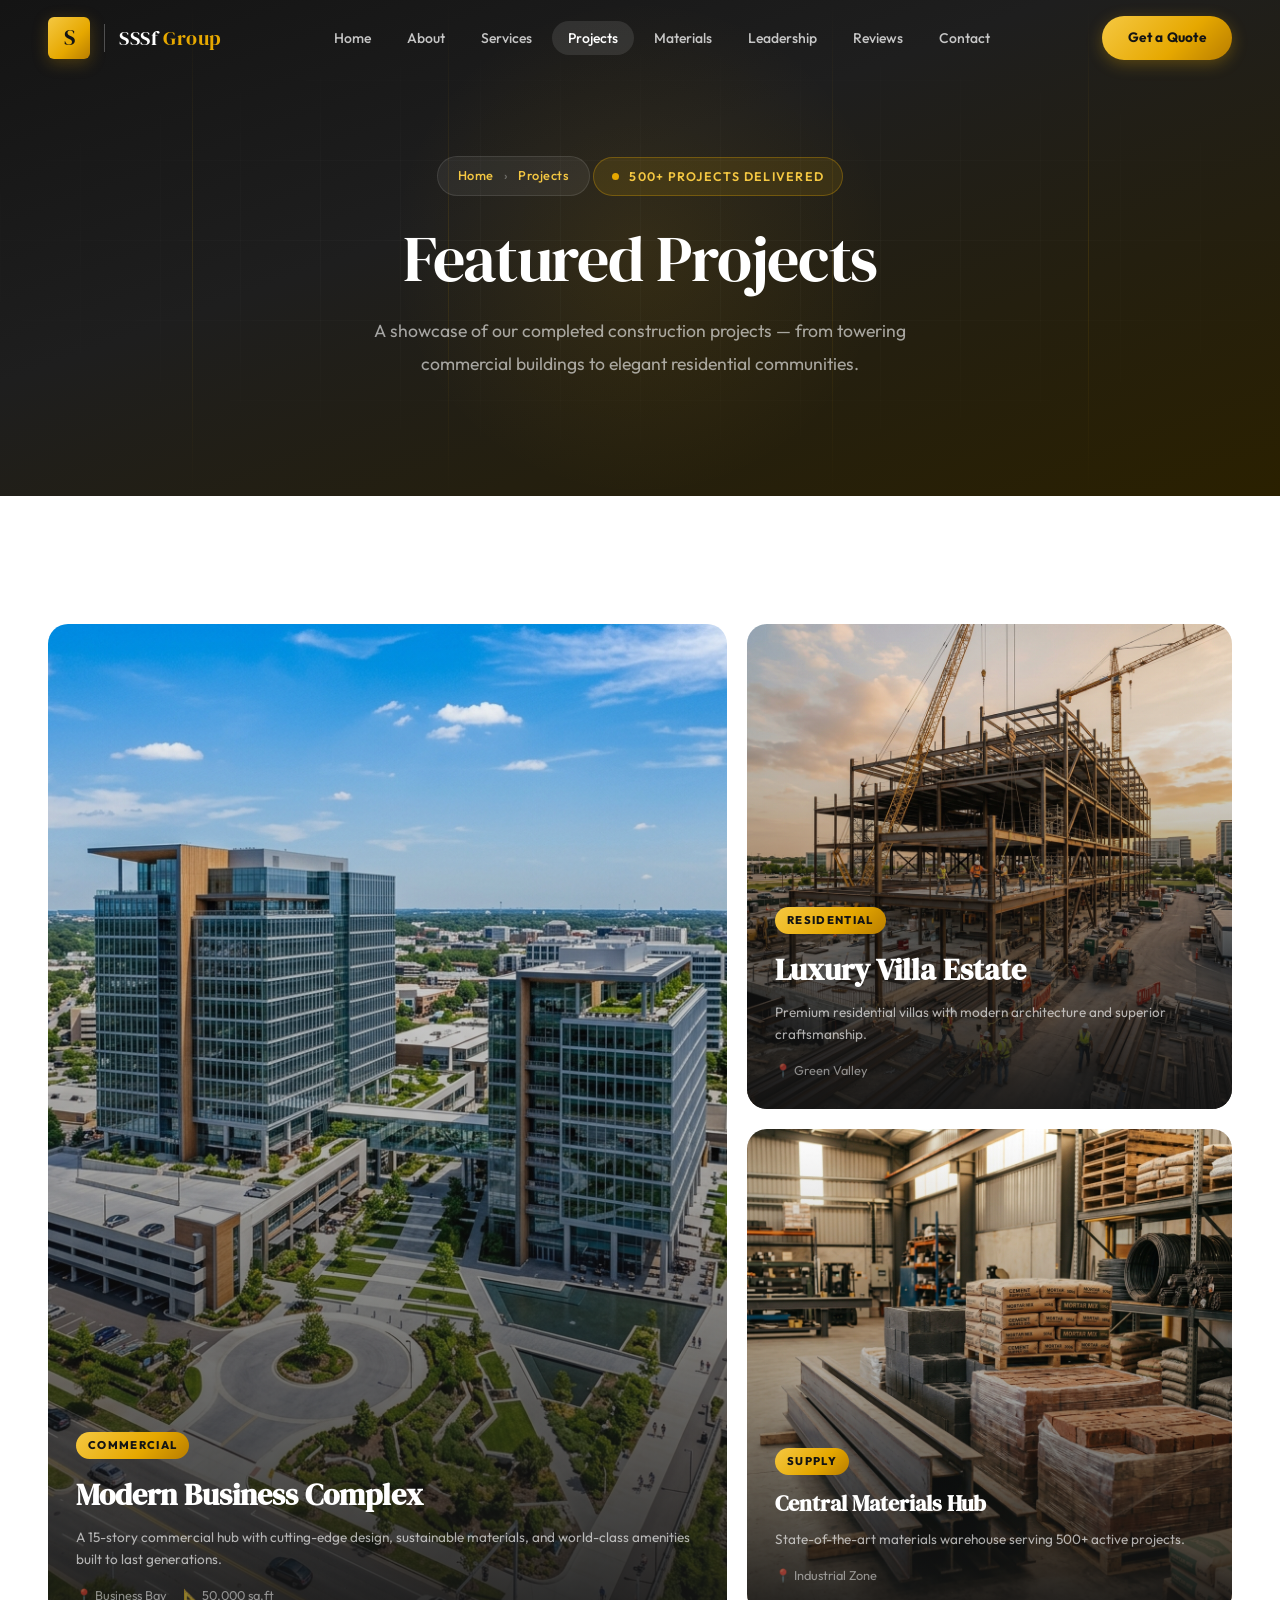
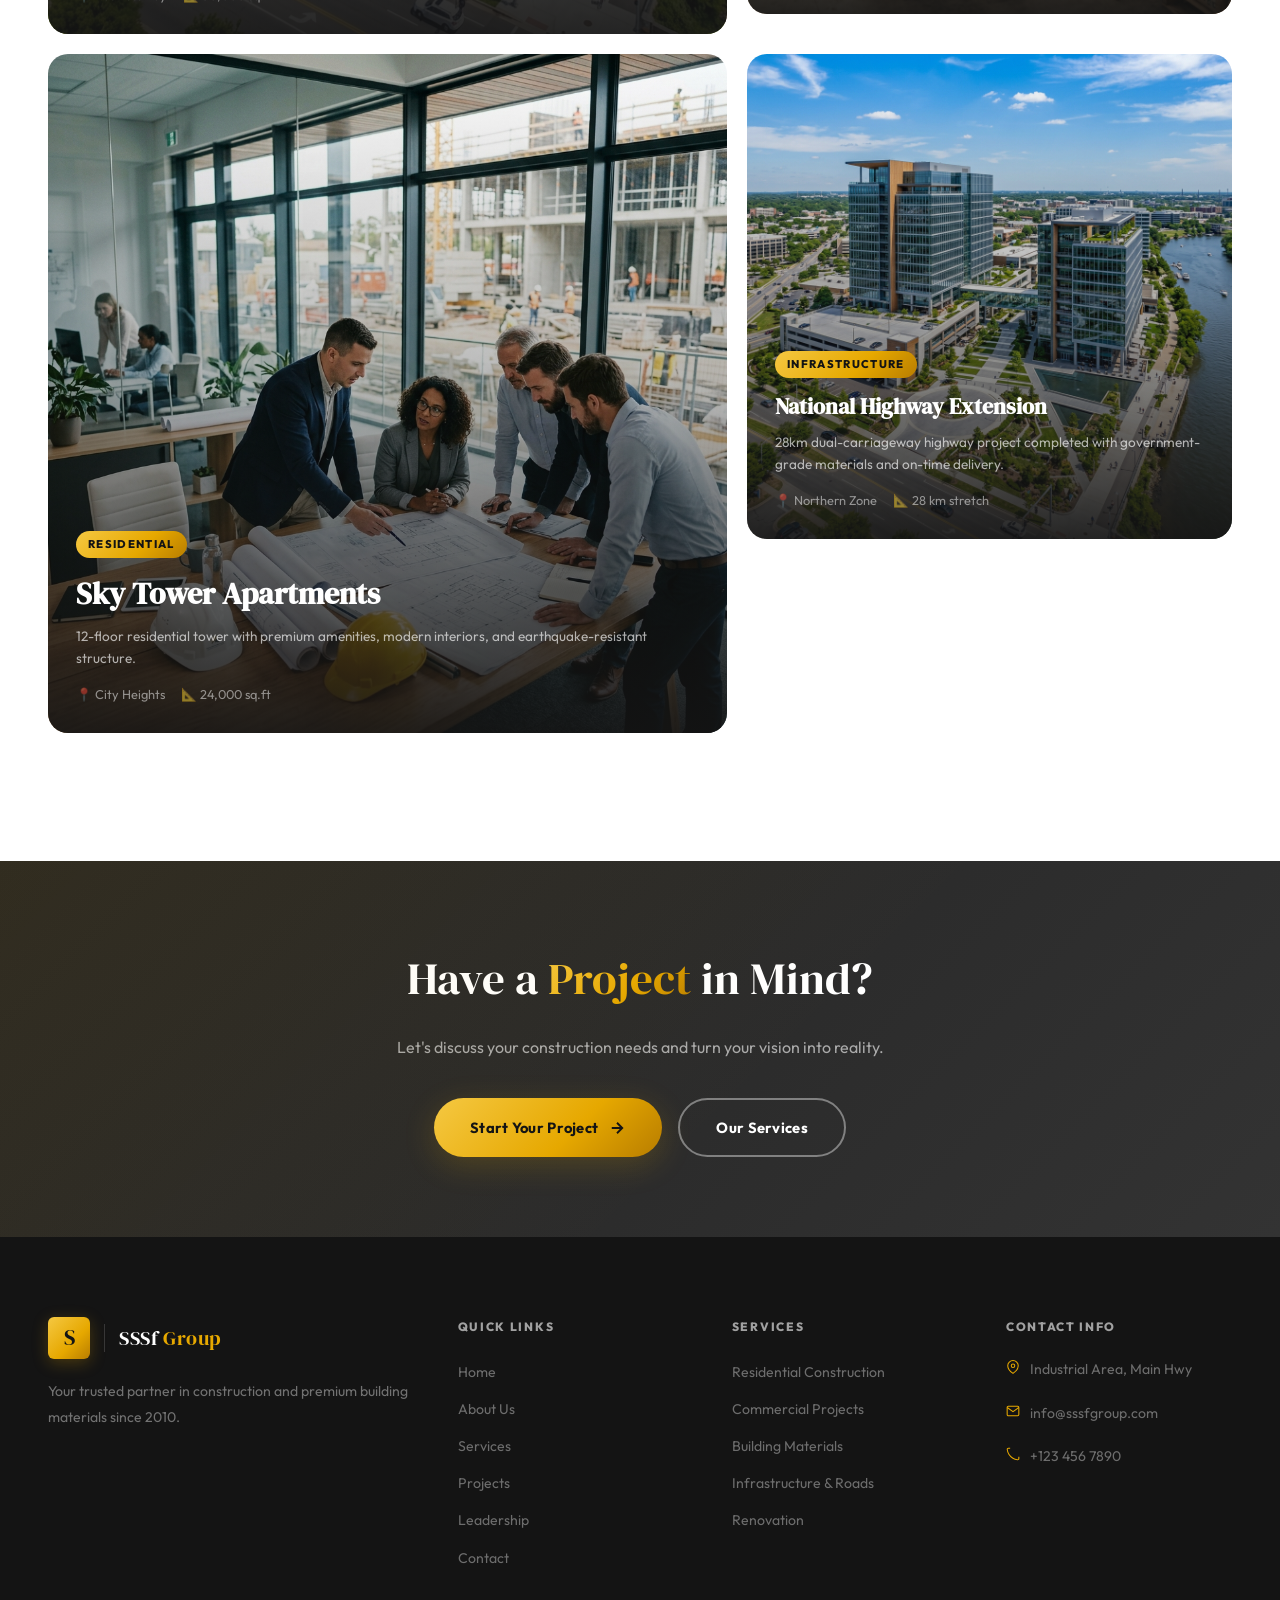
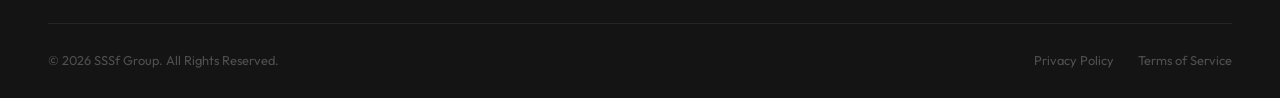
<file: projects.html>
<!DOCTYPE html>
<html lang="en">
<head>
    <meta charset="UTF-8">
    <meta name="viewport" content="width=device-width, initial-scale=1.0">
    <title>Our Projects — SSSf Group | Featured Construction Portfolio</title>
    <meta name="description" content="Explore SSSf Group's featured construction projects — commercial, residential, and infrastructure projects showcasing our quality and expertise.">
    <link rel="preconnect" href="https://fonts.googleapis.com">
    <link rel="preconnect" href="https://fonts.gstatic.com" crossorigin>
    <link href="https://fonts.googleapis.com/css2?family=Outfit:wght@300;400;500;600;700;800;900&family=DM+Serif+Display:ital@0;1&display=swap" rel="stylesheet">
    <link rel="stylesheet" href="style.css">
</head>
<body>
    <div id="preloader"><div class="loader-ring"><div class="loader-ring-inner"></div></div><span class="loader-text">SSSf <span>Group</span></span></div>

    <nav id="navbar">
        <div class="nav-container">
            <a href="index.html" class="nav-logo"><div class="logo-emblem">S</div><div class="logo-divider"></div><span class="logo-name">SSSf <em>Group</em></span></a>
            <ul class="nav-links" id="navLinks">
                <li><a href="index.html" class="nav-link">Home</a></li>
                <li><a href="about.html" class="nav-link">About</a></li>
                <li><a href="services.html" class="nav-link">Services</a></li>
                <li><a href="projects.html" class="nav-link">Projects</a></li>
                <li><a href="materials.html" class="nav-link">Materials</a></li>
                <li><a href="leadership.html" class="nav-link">Leadership</a></li>
                <li><a href="reviews.html" class="nav-link">Reviews</a></li>
                <li><a href="contact.html" class="nav-link">Contact</a></li>
            </ul>
            <div class="nav-right">
                <a href="contact.html" class="nav-cta">Get a Quote</a>
                <button class="nav-toggle" id="navToggle" aria-label="Toggle navigation menu"><span></span><span></span><span></span></button>
            </div>
        </div>
    </nav>

    <section class="page-hero">
        <div class="page-hero-lines"><div class="hero-line"></div><div class="hero-line"></div><div class="hero-line"></div><div class="hero-line"></div></div>
        <div class="page-hero-gold-orb"></div>
        <div class="page-hero-grid"></div>
        <div class="page-hero-inner">
            <div class="breadcrumb" data-animate="fade-up"><a href="index.html">Home</a><span>›</span><span style="color:var(--gold-light)">Projects</span></div>
            <div class="hero-badge" data-animate="fade-up" data-delay="100"><span class="badge-dot"></span>500+ Projects Delivered</div>
            <h1 data-animate="fade-up" data-delay="200">Featured <span class="line-gold">Projects</span></h1>
            <p data-animate="fade-up" data-delay="300">A showcase of our completed construction projects — from towering commercial buildings to elegant residential communities.</p>
        </div>
    </section>

    <section id="projects" style="padding: var(--section-py) 0; background: var(--white);">
        <div class="container">
            <div class="projects-grid">
                <div class="project-card" data-animate="fade-right">
                    <div class="project-img" style="min-height:480px">
                        <img src="images/project.png" alt="Modern Commercial Complex">
                        <div class="project-overlay">
                            <span class="project-cat">Commercial</span>
                            <h3>Modern Business Complex</h3>
                            <p>A 15-story commercial hub with cutting-edge design, sustainable materials, and world-class amenities built to last generations.</p>
                            <div class="project-meta"><span>📍 Business Bay</span><span>📐 50,000 sq.ft</span></div>
                        </div>
                    </div>
                </div>
                <div style="display:flex; flex-direction:column; gap:20px;">
                    <div class="project-card" data-animate="fade-up" data-delay="100">
                        <div class="project-img" style="min-height:228px">
                            <img src="images/hero-bg.png" alt="Luxury Villa Estate">
                            <div class="project-overlay">
                                <span class="project-cat">Residential</span>
                                <h3>Luxury Villa Estate</h3>
                                <p>Premium residential villas with modern architecture and superior craftsmanship.</p>
                                <div class="project-meta"><span>📍 Green Valley</span></div>
                            </div>
                        </div>
                    </div>
                    <div class="project-card" data-animate="fade-up" data-delay="200">
                        <div class="project-img" style="min-height:228px">
                            <img src="images/materials.png" alt="Central Materials Hub">
                            <div class="project-overlay">
                                <span class="project-cat">Supply</span>
                                <h3>Central Materials Hub</h3>
                                <p>State-of-the-art materials warehouse serving 500+ active projects.</p>
                                <div class="project-meta"><span>📍 Industrial Zone</span></div>
                            </div>
                        </div>
                    </div>
                </div>
            </div>

            <!-- Second row of projects -->
            <div class="projects-grid" style="margin-top: 20px;">
                <div class="project-card" data-animate="fade-up" data-delay="100">
                    <div class="project-img" style="min-height:320px">
                        <img src="images/about.png" alt="Residential Apartments">
                        <div class="project-overlay">
                            <span class="project-cat">Residential</span>
                            <h3>Sky Tower Apartments</h3>
                            <p>12-floor residential tower with premium amenities, modern interiors, and earthquake-resistant structure.</p>
                            <div class="project-meta"><span>📍 City Heights</span><span>📐 24,000 sq.ft</span></div>
                        </div>
                    </div>
                </div>
                <div class="project-card" data-animate="fade-up" data-delay="200">
                    <div class="project-img" style="min-height:320px">
                        <img src="images/project.png" alt="Highway Infrastructure">
                        <div class="project-overlay">
                            <span class="project-cat">Infrastructure</span>
                            <h3>National Highway Extension</h3>
                            <p>28km dual-carriageway highway project completed with government-grade materials and on-time delivery.</p>
                            <div class="project-meta"><span>📍 Northern Zone</span><span>📐 28 km stretch</span></div>
                        </div>
                    </div>
                </div>
            </div>
        </div>
    </section>

    <section class="cta-banner">
        <div class="container">
            <h2>Have a <span class="text-gold">Project</span> in Mind?</h2>
            <p>Let's discuss your construction needs and turn your vision into reality.</p>
            <div class="cta-banner-actions">
                <a href="contact.html" class="btn btn-gold">Start Your Project <svg width="18" height="18" viewBox="0 0 24 24" fill="none" stroke="currentColor" stroke-width="2.5"><path d="M5 12h14M12 5l7 7-7 7"/></svg></a>
                <a href="services.html" class="btn btn-outline-white">Our Services</a>
            </div>
        </div>
    </section>

    <footer id="footer">
        <div class="container">
            <div class="footer-top">
                <div class="footer-brand"><a href="index.html" class="nav-logo"><div class="logo-emblem">S</div><div class="logo-divider" style="background:rgba(255,255,255,0.15)"></div><span class="logo-name">SSSf <em>Group</em></span></a><p>Your trusted partner in construction and premium building materials since 2010.</p></div>
                <div class="footer-col"><h5>Quick Links</h5><ul><li><a href="index.html">Home</a></li><li><a href="about.html">About Us</a></li><li><a href="services.html">Services</a></li><li><a href="projects.html">Projects</a></li><li><a href="leadership.html">Leadership</a></li><li><a href="contact.html">Contact</a></li></ul></div>
                <div class="footer-col"><h5>Services</h5><ul><li><a href="services.html">Residential Construction</a></li><li><a href="services.html">Commercial Projects</a></li><li><a href="materials.html">Building Materials</a></li><li><a href="services.html">Infrastructure & Roads</a></li><li><a href="services.html">Renovation</a></li></ul></div>
                <div class="footer-col"><h5>Contact Info</h5><ul class="footer-contact-list"><li><svg width="14" height="14" viewBox="0 0 24 24" fill="none" stroke="currentColor" stroke-width="1.8"><path d="M21 10c0 7-9 13-9 13s-9-6-9-13a9 9 0 0 1 18 0z"/><circle cx="12" cy="10" r="3"/></svg>Industrial Area, Main Hwy</li><li><svg width="14" height="14" viewBox="0 0 24 24" fill="none" stroke="currentColor" stroke-width="1.8"><path d="M4 4h16c1.1 0 2 .9 2 2v12c0 1.1-.9 2-2 2H4c-1.1 0-2-.9-2-2V6c0-1.1.9-2 2-2z"/><polyline points="22,6 12,13 2,6"/></svg>info@sssfgroup.com</li><li><svg width="14" height="14" viewBox="0 0 24 24" fill="none" stroke="currentColor" stroke-width="1.8"><path d="M22 16.92v3a2 2 0 0 1-2.18 2 19.79 19.79 0 0 1-8.63-3.07 19.5 19.5 0 0 1-6-6 19.79 19.79 0 0 1-3.07-8.67A2 2 0 0 1 4.11 2h3"/></svg>+123 456 7890</li></ul></div>
            </div>
            <div class="footer-bottom"><p>&copy; 2025 SSSf Group. All Rights Reserved.</p><div class="footer-bottom-links"><a href="#">Privacy Policy</a><a href="#">Terms of Service</a></div></div>
        </div>
    </footer>
    <button id="backToTop" class="back-to-top" aria-label="Back to top"><svg width="20" height="20" viewBox="0 0 24 24" fill="none" stroke="currentColor" stroke-width="2.5"><path d="M18 15l-6-6-6 6"/></svg></button>
    <script src="script.js"></script>
</body>
</html>
</file>
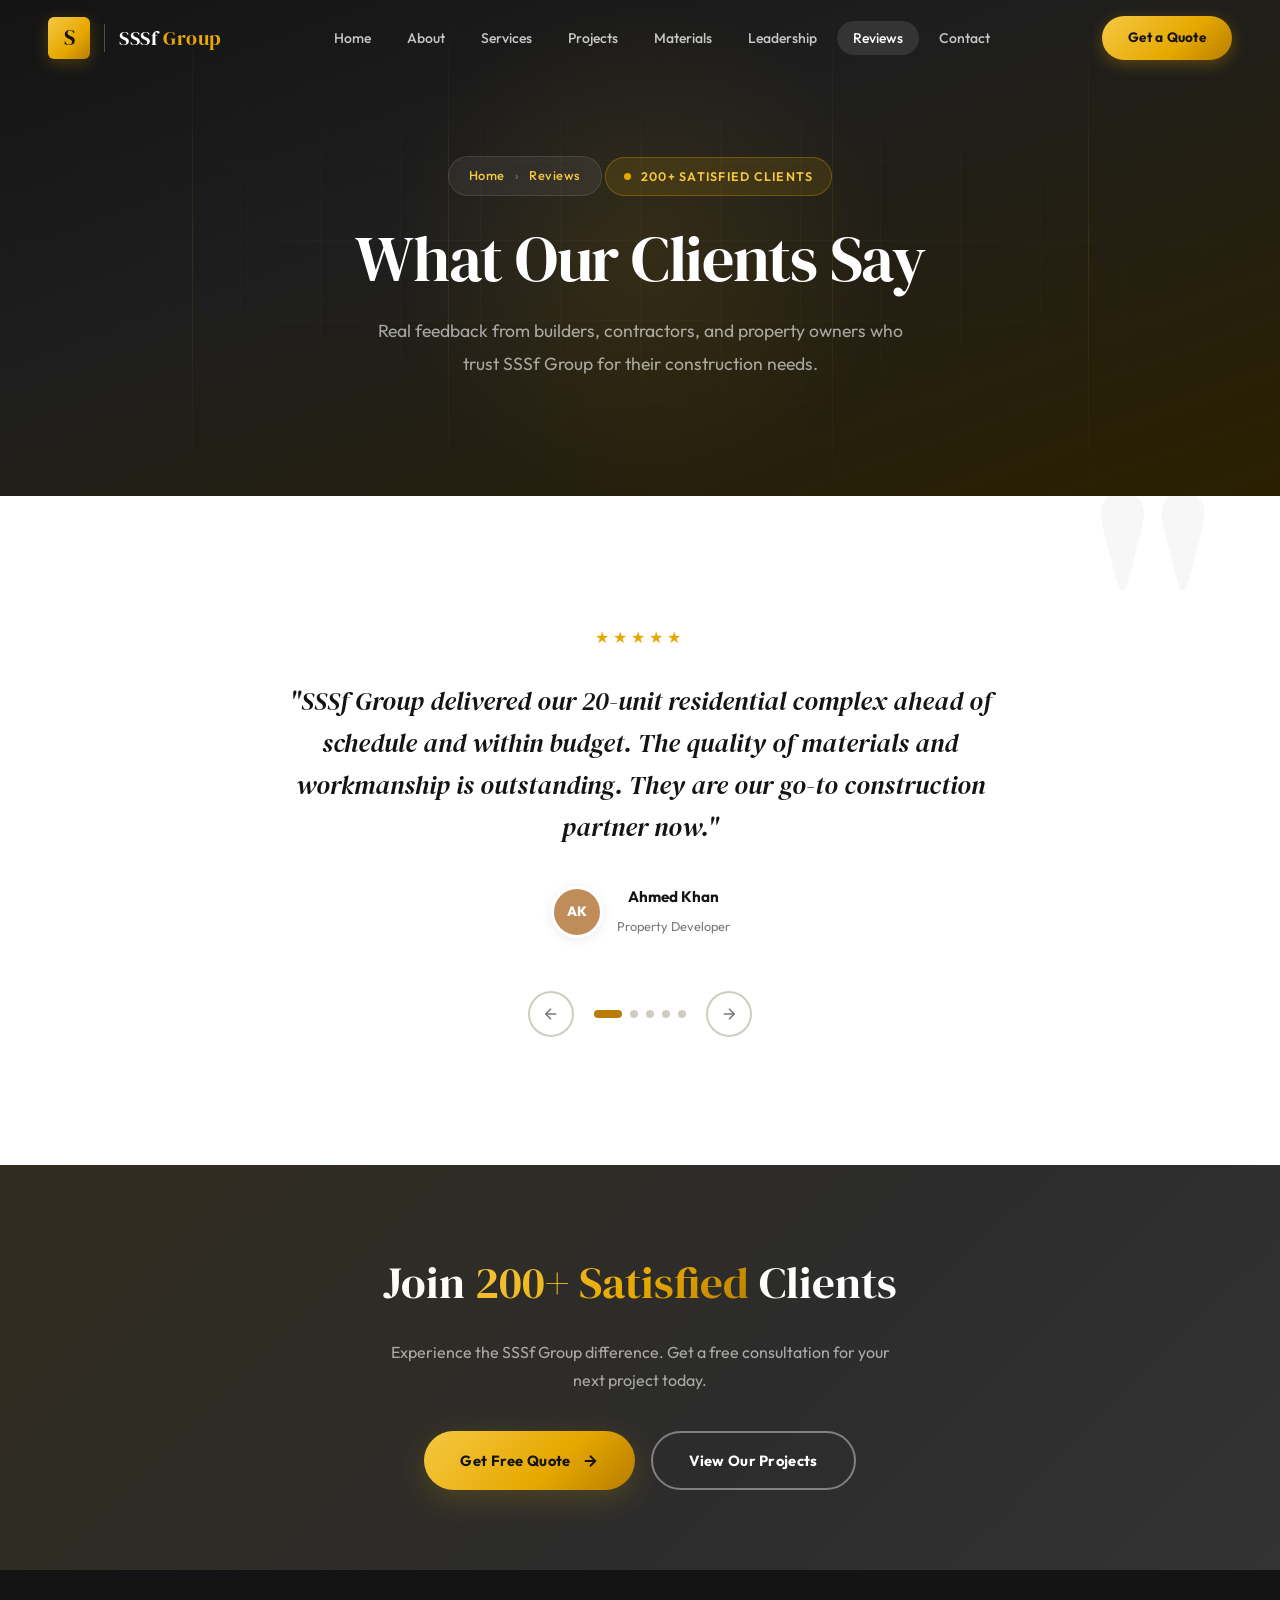
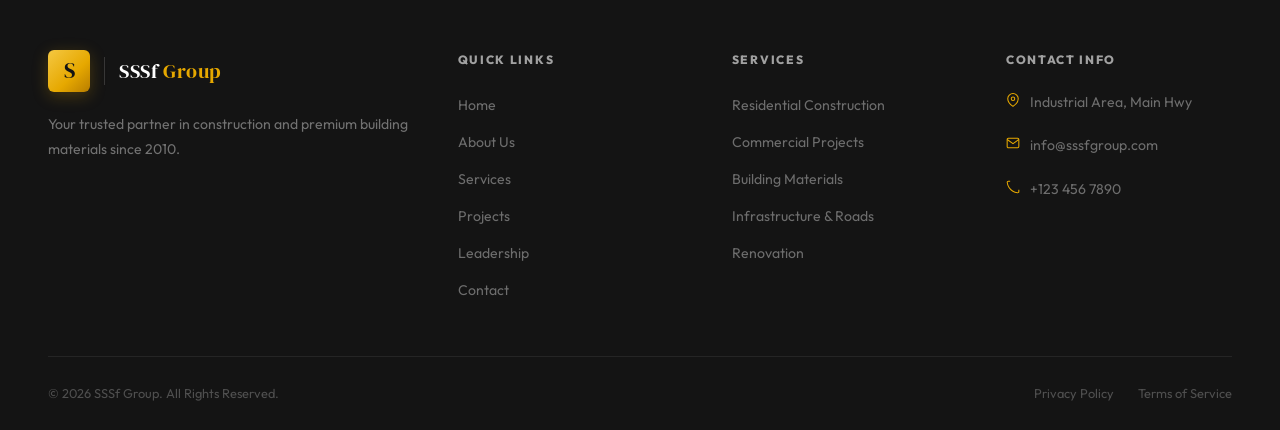
<file: reviews.html>
<!DOCTYPE html>
<html lang="en">
<head>
    <meta charset="UTF-8">
    <meta name="viewport" content="width=device-width, initial-scale=1.0">
    <title>Client Reviews — SSSf Group | Testimonials</title>
    <meta name="description" content="Read what our clients say about SSSf Group — real testimonials from property developers, contractors and business owners who trust us.">
    <link rel="preconnect" href="https://fonts.googleapis.com">
    <link rel="preconnect" href="https://fonts.gstatic.com" crossorigin>
    <link href="https://fonts.googleapis.com/css2?family=Outfit:wght@300;400;500;600;700;800;900&family=DM+Serif+Display:ital@0;1&display=swap" rel="stylesheet">
    <link rel="stylesheet" href="style.css">
</head>
<body>
    <div id="preloader"><div class="loader-ring"><div class="loader-ring-inner"></div></div><span class="loader-text">SSSf <span>Group</span></span></div>

    <nav id="navbar">
        <div class="nav-container">
            <a href="index.html" class="nav-logo"><div class="logo-emblem">S</div><div class="logo-divider"></div><span class="logo-name">SSSf <em>Group</em></span></a>
            <ul class="nav-links" id="navLinks">
                <li><a href="index.html" class="nav-link">Home</a></li>
                <li><a href="about.html" class="nav-link">About</a></li>
                <li><a href="services.html" class="nav-link">Services</a></li>
                <li><a href="projects.html" class="nav-link">Projects</a></li>
                <li><a href="materials.html" class="nav-link">Materials</a></li>
                <li><a href="leadership.html" class="nav-link">Leadership</a></li>
                <li><a href="reviews.html" class="nav-link">Reviews</a></li>
                <li><a href="contact.html" class="nav-link">Contact</a></li>
            </ul>
            <div class="nav-right">
                <a href="contact.html" class="nav-cta">Get a Quote</a>
                <button class="nav-toggle" id="navToggle" aria-label="Toggle navigation menu"><span></span><span></span><span></span></button>
            </div>
        </div>
    </nav>

    <section class="page-hero">
        <div class="page-hero-lines"><div class="hero-line"></div><div class="hero-line"></div><div class="hero-line"></div><div class="hero-line"></div></div>
        <div class="page-hero-gold-orb"></div>
        <div class="page-hero-grid"></div>
        <div class="page-hero-inner">
            <div class="breadcrumb" data-animate="fade-up"><a href="index.html">Home</a><span>›</span><span style="color:var(--gold-light)">Reviews</span></div>
            <div class="hero-badge" data-animate="fade-up" data-delay="100"><span class="badge-dot"></span>200+ Satisfied Clients</div>
            <h1 data-animate="fade-up" data-delay="200">What Our <span class="line-gold">Clients Say</span></h1>
            <p data-animate="fade-up" data-delay="300">Real feedback from builders, contractors, and property owners who trust SSSf Group for their construction needs.</p>
        </div>
    </section>

    <section id="testimonials" style="padding: var(--section-py) 0; background: var(--white);">
        <div class="container">
            <div class="testimonial-slider" id="testimonialSlider">
                <div class="testimonial-track" id="testimonialTrack">
                    <div class="testimonial-card" data-animate="fade-up">
                        <div class="testimonial-inner">
                            <div class="t-stars">★★★★★</div>
                            <p class="t-quote">"SSSf Group delivered our 20-unit residential complex ahead of schedule and within budget. The quality of materials and workmanship is outstanding. They are our go-to construction partner now."</p>
                            <div class="t-author">
                                <div class="t-avatar" style="--hue: 30">AK</div>
                                <div class="t-author-info"><strong>Ahmed Khan</strong><span>Property Developer</span></div>
                            </div>
                        </div>
                    </div>
                    <div class="testimonial-card" data-animate="fade-up" data-delay="100">
                        <div class="testimonial-inner">
                            <div class="t-stars">★★★★★</div>
                            <p class="t-quote">"We've been sourcing all our construction materials from SSSf Group for 5 years. Their TMT steel and cement quality is consistently top-notch, and the pricing is the best in the market."</p>
                            <div class="t-author">
                                <div class="t-avatar" style="--hue: 200">RS</div>
                                <div class="t-author-info"><strong>Rajesh Sharma</strong><span>Civil Contractor</span></div>
                            </div>
                        </div>
                    </div>
                    <div class="testimonial-card" data-animate="fade-up" data-delay="200">
                        <div class="testimonial-inner">
                            <div class="t-stars">★★★★★</div>
                            <p class="t-quote">"From the architectural design to the final handover, SSSf Group handled our commercial warehouse project with extreme professionalism. The structure is solid and exactly as planned."</p>
                            <div class="t-author">
                                <div class="t-avatar" style="--hue: 140">MH</div>
                                <div class="t-author-info"><strong>Mohammad Hassan</strong><span>Business Owner, Logistics</span></div>
                            </div>
                        </div>
                    </div>
                    <div class="testimonial-card" data-animate="fade-up" data-delay="300">
                        <div class="testimonial-inner">
                            <div class="t-stars">★★★★★</div>
                            <p class="t-quote">"Excellent service from start to finish. SSSf Group's team was professional, responsive, and delivered exactly what was promised. Highly recommend for any large-scale infrastructure project."</p>
                            <div class="t-author">
                                <div class="t-avatar" style="--hue: 260">FA</div>
                                <div class="t-author-info"><strong>Farida Ansari</strong><span>Government Contractor</span></div>
                            </div>
                        </div>
                    </div>
                    <div class="testimonial-card" data-animate="fade-up" data-delay="400">
                        <div class="testimonial-inner">
                            <div class="t-stars">★★★★★</div>
                            <p class="t-quote">"The renovation of our 50-year-old office building was handled brilliantly. SSSf Group modernized the space while preserving the structural integrity. Highly skilled team."</p>
                            <div class="t-author">
                                <div class="t-avatar" style="--hue: 160">ZM</div>
                                <div class="t-author-info"><strong>Zubair Malik</strong><span>Corporate Office Manager</span></div>
                            </div>
                        </div>
                    </div>
                </div>
                <div class="testimonial-controls">
                    <button class="t-btn" id="prevBtn" aria-label="Previous testimonial">
                        <svg width="18" height="18" viewBox="0 0 24 24" fill="none" stroke="currentColor" stroke-width="2"><path d="M19 12H5M12 19l-7-7 7-7"/></svg>
                    </button>
                    <div class="t-dots" id="testimonialDots">
                        <span class="dot active"></span><span class="dot"></span><span class="dot"></span><span class="dot"></span><span class="dot"></span>
                    </div>
                    <button class="t-btn" id="nextBtn" aria-label="Next testimonial">
                        <svg width="18" height="18" viewBox="0 0 24 24" fill="none" stroke="currentColor" stroke-width="2"><path d="M5 12h14M12 5l7 7-7 7"/></svg>
                    </button>
                </div>
            </div>
        </div>
    </section>

    <section class="cta-banner">
        <div class="container">
            <h2>Join <span class="text-gold">200+ Satisfied</span> Clients</h2>
            <p>Experience the SSSf Group difference. Get a free consultation for your next project today.</p>
            <div class="cta-banner-actions">
                <a href="contact.html" class="btn btn-gold">Get Free Quote <svg width="18" height="18" viewBox="0 0 24 24" fill="none" stroke="currentColor" stroke-width="2.5"><path d="M5 12h14M12 5l7 7-7 7"/></svg></a>
                <a href="projects.html" class="btn btn-outline-white">View Our Projects</a>
            </div>
        </div>
    </section>

    <footer id="footer">
        <div class="container">
            <div class="footer-top">
                <div class="footer-brand"><a href="index.html" class="nav-logo"><div class="logo-emblem">S</div><div class="logo-divider" style="background:rgba(255,255,255,0.15)"></div><span class="logo-name">SSSf <em>Group</em></span></a><p>Your trusted partner in construction and premium building materials since 2010.</p></div>
                <div class="footer-col"><h5>Quick Links</h5><ul><li><a href="index.html">Home</a></li><li><a href="about.html">About Us</a></li><li><a href="services.html">Services</a></li><li><a href="projects.html">Projects</a></li><li><a href="leadership.html">Leadership</a></li><li><a href="contact.html">Contact</a></li></ul></div>
                <div class="footer-col"><h5>Services</h5><ul><li><a href="services.html">Residential Construction</a></li><li><a href="services.html">Commercial Projects</a></li><li><a href="materials.html">Building Materials</a></li><li><a href="services.html">Infrastructure & Roads</a></li><li><a href="services.html">Renovation</a></li></ul></div>
                <div class="footer-col"><h5>Contact Info</h5><ul class="footer-contact-list"><li><svg width="14" height="14" viewBox="0 0 24 24" fill="none" stroke="currentColor" stroke-width="1.8"><path d="M21 10c0 7-9 13-9 13s-9-6-9-13a9 9 0 0 1 18 0z"/><circle cx="12" cy="10" r="3"/></svg>Industrial Area, Main Hwy</li><li><svg width="14" height="14" viewBox="0 0 24 24" fill="none" stroke="currentColor" stroke-width="1.8"><path d="M4 4h16c1.1 0 2 .9 2 2v12c0 1.1-.9 2-2 2H4c-1.1 0-2-.9-2-2V6c0-1.1.9-2 2-2z"/><polyline points="22,6 12,13 2,6"/></svg>info@sssfgroup.com</li><li><svg width="14" height="14" viewBox="0 0 24 24" fill="none" stroke="currentColor" stroke-width="1.8"><path d="M22 16.92v3a2 2 0 0 1-2.18 2 19.79 19.79 0 0 1-8.63-3.07 19.5 19.5 0 0 1-6-6 19.79 19.79 0 0 1-3.07-8.67A2 2 0 0 1 4.11 2h3"/></svg>+123 456 7890</li></ul></div>
            </div>
            <div class="footer-bottom"><p>&copy; 2025 SSSf Group. All Rights Reserved.</p><div class="footer-bottom-links"><a href="#">Privacy Policy</a><a href="#">Terms of Service</a></div></div>
        </div>
    </footer>
    <button id="backToTop" class="back-to-top" aria-label="Back to top"><svg width="20" height="20" viewBox="0 0 24 24" fill="none" stroke="currentColor" stroke-width="2.5"><path d="M18 15l-6-6-6 6"/></svg></button>
    <script src="script.js"></script>
</body>
</html>
</file>
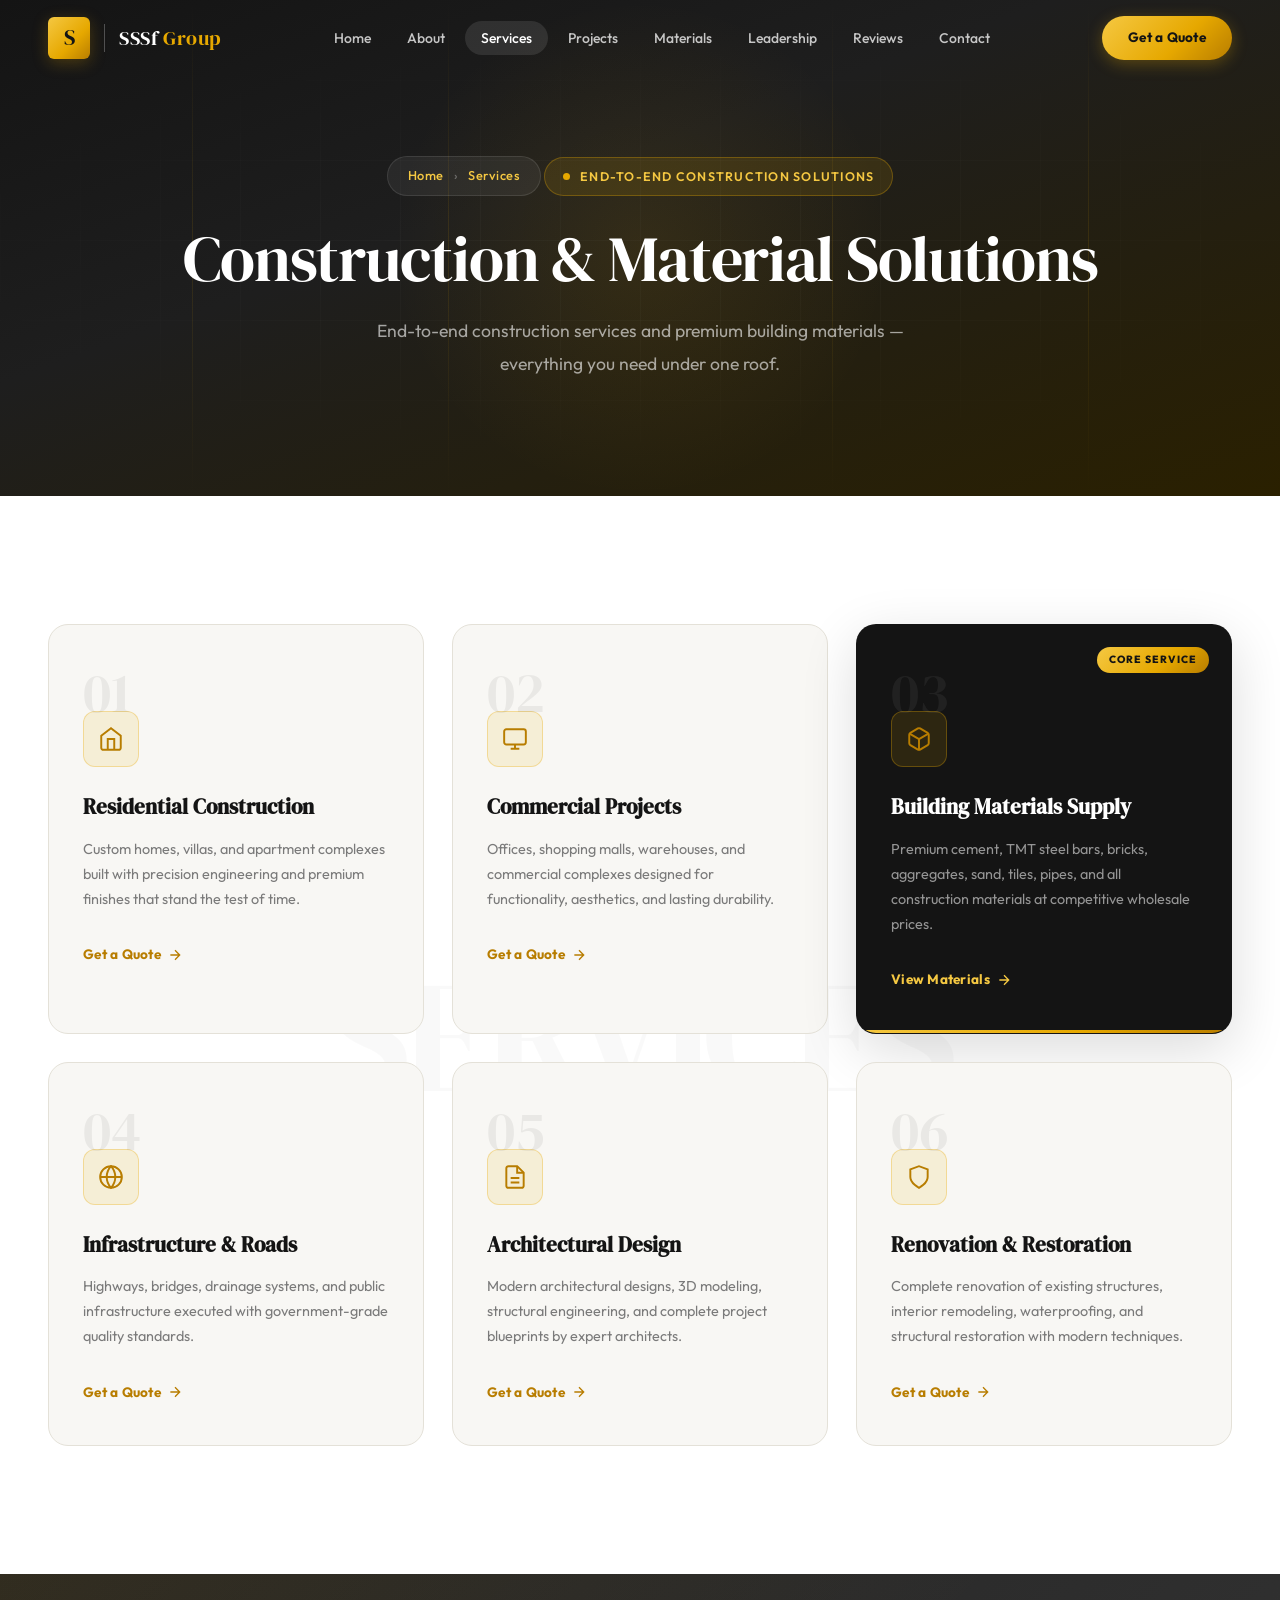
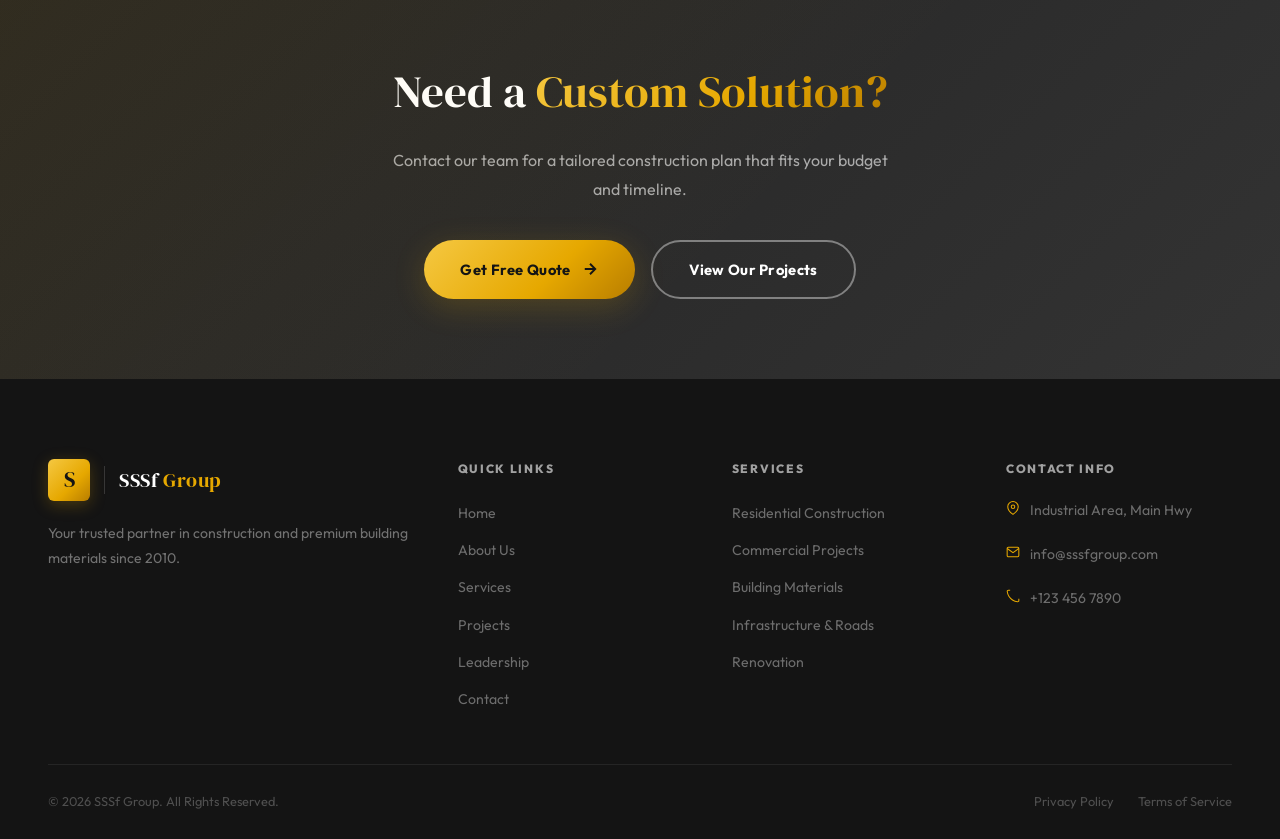
<file: services.html>
<!DOCTYPE html>
<html lang="en">
<head>
    <meta charset="UTF-8">
    <meta name="viewport" content="width=device-width, initial-scale=1.0">
    <title>Our Services — SSSf Group | Construction Solutions</title>
    <meta name="description" content="Explore SSSf Group's full range of construction services — Residential, Commercial, Infrastructure, Architectural Design, and Renovation.">
    <link rel="preconnect" href="https://fonts.googleapis.com">
    <link rel="preconnect" href="https://fonts.gstatic.com" crossorigin>
    <link href="https://fonts.googleapis.com/css2?family=Outfit:wght@300;400;500;600;700;800;900&family=DM+Serif+Display:ital@0;1&display=swap" rel="stylesheet">
    <link rel="stylesheet" href="style.css">
</head>
<body>
    <div id="preloader"><div class="loader-ring"><div class="loader-ring-inner"></div></div><span class="loader-text">SSSf <span>Group</span></span></div>

    <nav id="navbar">
        <div class="nav-container">
            <a href="index.html" class="nav-logo"><div class="logo-emblem">S</div><div class="logo-divider"></div><span class="logo-name">SSSf <em>Group</em></span></a>
            <ul class="nav-links" id="navLinks">
                <li><a href="index.html" class="nav-link">Home</a></li>
                <li><a href="about.html" class="nav-link">About</a></li>
                <li><a href="services.html" class="nav-link">Services</a></li>
                <li><a href="projects.html" class="nav-link">Projects</a></li>
                <li><a href="materials.html" class="nav-link">Materials</a></li>
                <li><a href="leadership.html" class="nav-link">Leadership</a></li>
                <li><a href="reviews.html" class="nav-link">Reviews</a></li>
                <li><a href="contact.html" class="nav-link">Contact</a></li>
            </ul>
            <div class="nav-right">
                <a href="contact.html" class="nav-cta">Get a Quote</a>
                <button class="nav-toggle" id="navToggle" aria-label="Toggle navigation menu"><span></span><span></span><span></span></button>
            </div>
        </div>
    </nav>

    <section class="page-hero">
        <div class="page-hero-lines"><div class="hero-line"></div><div class="hero-line"></div><div class="hero-line"></div><div class="hero-line"></div></div>
        <div class="page-hero-gold-orb"></div>
        <div class="page-hero-grid"></div>
        <div class="page-hero-inner">
            <div class="breadcrumb" data-animate="fade-up"><a href="index.html">Home</a><span>›</span><span style="color:var(--gold-light)">Services</span></div>
            <div class="hero-badge" data-animate="fade-up" data-delay="100"><span class="badge-dot"></span>End-to-End Construction Solutions</div>
            <h1 data-animate="fade-up" data-delay="200">Construction & Material <span class="line-gold">Solutions</span></h1>
            <p data-animate="fade-up" data-delay="300">End-to-end construction services and premium building materials — everything you need under one roof.</p>
        </div>
    </section>

    <section id="services" style="padding: var(--section-py) 0; background: var(--white);">
        <div class="container">
            <div class="services-grid">
                <div class="service-card" data-animate="fade-up" data-delay="0">
                    <div class="service-num">01</div>
                    <div class="service-icon-wrap">
                        <svg width="26" height="26" viewBox="0 0 24 24" fill="none" stroke="currentColor" stroke-width="1.8"><path d="M3 9l9-7 9 7v11a2 2 0 0 1-2 2H5a2 2 0 0 1-2-2z"/><polyline points="9 22 9 12 15 12 15 22"/></svg>
                    </div>
                    <h3>Residential Construction</h3>
                    <p>Custom homes, villas, and apartment complexes built with precision engineering and premium finishes that stand the test of time.</p>
                    <a href="contact.html" class="service-link">Get a Quote <svg width="16" height="16" viewBox="0 0 24 24" fill="none" stroke="currentColor" stroke-width="2"><path d="M5 12h14M12 5l7 7-7 7"/></svg></a>
                </div>
                <div class="service-card" data-animate="fade-up" data-delay="100">
                    <div class="service-num">02</div>
                    <div class="service-icon-wrap">
                        <svg width="26" height="26" viewBox="0 0 24 24" fill="none" stroke="currentColor" stroke-width="1.8"><rect x="2" y="3" width="20" height="14" rx="2"/><line x1="8" y1="21" x2="16" y2="21"/><line x1="12" y1="17" x2="12" y2="21"/></svg>
                    </div>
                    <h3>Commercial Projects</h3>
                    <p>Offices, shopping malls, warehouses, and commercial complexes designed for functionality, aesthetics, and lasting durability.</p>
                    <a href="contact.html" class="service-link">Get a Quote <svg width="16" height="16" viewBox="0 0 24 24" fill="none" stroke="currentColor" stroke-width="2"><path d="M5 12h14M12 5l7 7-7 7"/></svg></a>
                </div>
                <div class="service-card featured" data-animate="fade-up" data-delay="200">
                    <span class="feat-tag">Core Service</span>
                    <div class="service-num">03</div>
                    <div class="service-icon-wrap">
                        <svg width="26" height="26" viewBox="0 0 24 24" fill="none" stroke="currentColor" stroke-width="1.8"><path d="M21 16V8a2 2 0 0 0-1-1.73l-7-4a2 2 0 0 0-2 0l-7 4A2 2 0 0 0 3 8v8a2 2 0 0 0 1 1.73l7 4a2 2 0 0 0 2 0l7-4A2 2 0 0 0 21 16z"/><polyline points="3.27 6.96 12 12.01 20.73 6.96"/><line x1="12" y1="22.08" x2="12" y2="12"/></svg>
                    </div>
                    <h3>Building Materials Supply</h3>
                    <p>Premium cement, TMT steel bars, bricks, aggregates, sand, tiles, pipes, and all construction materials at competitive wholesale prices.</p>
                    <a href="materials.html" class="service-link">View Materials <svg width="16" height="16" viewBox="0 0 24 24" fill="none" stroke="currentColor" stroke-width="2"><path d="M5 12h14M12 5l7 7-7 7"/></svg></a>
                </div>
                <div class="service-card" data-animate="fade-up" data-delay="300">
                    <div class="service-num">04</div>
                    <div class="service-icon-wrap">
                        <svg width="26" height="26" viewBox="0 0 24 24" fill="none" stroke="currentColor" stroke-width="1.8"><circle cx="12" cy="12" r="10"/><line x1="2" y1="12" x2="22" y2="12"/><path d="M12 2a15.3 15.3 0 0 1 4 10 15.3 15.3 0 0 1-4 10 15.3 15.3 0 0 1-4-10 15.3 15.3 0 0 1 4-10z"/></svg>
                    </div>
                    <h3>Infrastructure & Roads</h3>
                    <p>Highways, bridges, drainage systems, and public infrastructure executed with government-grade quality standards.</p>
                    <a href="contact.html" class="service-link">Get a Quote <svg width="16" height="16" viewBox="0 0 24 24" fill="none" stroke="currentColor" stroke-width="2"><path d="M5 12h14M12 5l7 7-7 7"/></svg></a>
                </div>
                <div class="service-card" data-animate="fade-up" data-delay="400">
                    <div class="service-num">05</div>
                    <div class="service-icon-wrap">
                        <svg width="26" height="26" viewBox="0 0 24 24" fill="none" stroke="currentColor" stroke-width="1.8"><path d="M14 2H6a2 2 0 0 0-2 2v16a2 2 0 0 0 2 2h12a2 2 0 0 0 2-2V8z"/><polyline points="14 2 14 8 20 8"/><line x1="16" y1="13" x2="8" y2="13"/><line x1="16" y1="17" x2="8" y2="17"/></svg>
                    </div>
                    <h3>Architectural Design</h3>
                    <p>Modern architectural designs, 3D modeling, structural engineering, and complete project blueprints by expert architects.</p>
                    <a href="contact.html" class="service-link">Get a Quote <svg width="16" height="16" viewBox="0 0 24 24" fill="none" stroke="currentColor" stroke-width="2"><path d="M5 12h14M12 5l7 7-7 7"/></svg></a>
                </div>
                <div class="service-card" data-animate="fade-up" data-delay="500">
                    <div class="service-num">06</div>
                    <div class="service-icon-wrap">
                        <svg width="26" height="26" viewBox="0 0 24 24" fill="none" stroke="currentColor" stroke-width="1.8"><path d="M12 22s8-4 8-10V5l-8-3-8 3v7c0 6 8 10 8 10z"/></svg>
                    </div>
                    <h3>Renovation & Restoration</h3>
                    <p>Complete renovation of existing structures, interior remodeling, waterproofing, and structural restoration with modern techniques.</p>
                    <a href="contact.html" class="service-link">Get a Quote <svg width="16" height="16" viewBox="0 0 24 24" fill="none" stroke="currentColor" stroke-width="2"><path d="M5 12h14M12 5l7 7-7 7"/></svg></a>
                </div>
            </div>
        </div>
    </section>

    <section class="cta-banner">
        <div class="container">
            <h2>Need a <span class="text-gold">Custom Solution?</span></h2>
            <p>Contact our team for a tailored construction plan that fits your budget and timeline.</p>
            <div class="cta-banner-actions">
                <a href="contact.html" class="btn btn-gold">Get Free Quote <svg width="18" height="18" viewBox="0 0 24 24" fill="none" stroke="currentColor" stroke-width="2.5"><path d="M5 12h14M12 5l7 7-7 7"/></svg></a>
                <a href="projects.html" class="btn btn-outline-white">View Our Projects</a>
            </div>
        </div>
    </section>

    <footer id="footer">
        <div class="container">
            <div class="footer-top">
                <div class="footer-brand">
                    <a href="index.html" class="nav-logo"><div class="logo-emblem">S</div><div class="logo-divider" style="background:rgba(255,255,255,0.15)"></div><span class="logo-name">SSSf <em>Group</em></span></a>
                    <p>Your trusted partner in construction and premium building materials since 2010.</p>
                </div>
                <div class="footer-col"><h5>Quick Links</h5><ul><li><a href="index.html">Home</a></li><li><a href="about.html">About Us</a></li><li><a href="services.html">Services</a></li><li><a href="projects.html">Projects</a></li><li><a href="leadership.html">Leadership</a></li><li><a href="contact.html">Contact</a></li></ul></div>
                <div class="footer-col"><h5>Services</h5><ul><li><a href="services.html">Residential Construction</a></li><li><a href="services.html">Commercial Projects</a></li><li><a href="materials.html">Building Materials</a></li><li><a href="services.html">Infrastructure & Roads</a></li><li><a href="services.html">Renovation</a></li></ul></div>
                <div class="footer-col"><h5>Contact Info</h5><ul class="footer-contact-list"><li><svg width="14" height="14" viewBox="0 0 24 24" fill="none" stroke="currentColor" stroke-width="1.8"><path d="M21 10c0 7-9 13-9 13s-9-6-9-13a9 9 0 0 1 18 0z"/><circle cx="12" cy="10" r="3"/></svg>Industrial Area, Main Hwy</li><li><svg width="14" height="14" viewBox="0 0 24 24" fill="none" stroke="currentColor" stroke-width="1.8"><path d="M4 4h16c1.1 0 2 .9 2 2v12c0 1.1-.9 2-2 2H4c-1.1 0-2-.9-2-2V6c0-1.1.9-2 2-2z"/><polyline points="22,6 12,13 2,6"/></svg>info@sssfgroup.com</li><li><svg width="14" height="14" viewBox="0 0 24 24" fill="none" stroke="currentColor" stroke-width="1.8"><path d="M22 16.92v3a2 2 0 0 1-2.18 2 19.79 19.79 0 0 1-8.63-3.07 19.5 19.5 0 0 1-6-6 19.79 19.79 0 0 1-3.07-8.67A2 2 0 0 1 4.11 2h3"/></svg>+123 456 7890</li></ul></div>
            </div>
            <div class="footer-bottom"><p>&copy; 2025 SSSf Group. All Rights Reserved.</p><div class="footer-bottom-links"><a href="#">Privacy Policy</a><a href="#">Terms of Service</a></div></div>
        </div>
    </footer>
    <button id="backToTop" class="back-to-top" aria-label="Back to top"><svg width="20" height="20" viewBox="0 0 24 24" fill="none" stroke="currentColor" stroke-width="2.5"><path d="M18 15l-6-6-6 6"/></svg></button>
    <script src="script.js"></script>
</body>
</html>
</file>
<file: style.css>
/* ============================================
   SSSf Group — Industrial Corporate Theme
   Design: Clean White · Deep Charcoal · Amber Gold
   ============================================ */

/* ===== GOOGLE FONTS ===== */
@import url('https://fonts.googleapis.com/css2?family=Outfit:wght@300;400;500;600;700;800;900&family=DM+Serif+Display:ital@0;1&display=swap');

/* ===== CSS CUSTOM PROPERTIES ===== */
:root {
    /* Core Palette */
    --white:         #ffffff;
    --off-white:     #f8f7f4;
    --light-gray:    #f1efe9;
    --mid-gray:      #e4e1d8;
    --border-gray:   #d0ccc0;

    /* Charcoal Scale */
    --charcoal-100:  #4a4a4a;
    --charcoal-200:  #333333;
    --charcoal-300:  #222222;
    --charcoal-dark: #141414;

    /* Amber / Gold Accent */
    --gold-light:    #f5c842;
    --gold:          #e6a800;
    --gold-dark:     #b87d00;
    --gold-muted:    rgba(230, 168, 0, 0.12);
    --gold-border:   rgba(230, 168, 0, 0.3);

    /* Text */
    --text-dark:     #141414;
    --text-body:     #3a3a3a;
    --text-muted:    #7a7a7a;
    --text-light:    #aaaaaa;

    /* Gradients */
    --gradient-gold:    linear-gradient(135deg, #f5c842 0%, #e6a800 60%, #b87d00 100%);
    --gradient-dark:    linear-gradient(135deg, #222222 0%, #333333 100%);
    --gradient-hero:    linear-gradient(160deg, #141414 0%, #1e1e1e 40%, #2a2000 100%);
    --gradient-section: linear-gradient(180deg, #f8f7f4 0%, #f1efe9 100%);

    /* Shadows */
    --shadow-xs:   0 1px 4px rgba(0,0,0,0.06);
    --shadow-sm:   0 2px 12px rgba(0,0,0,0.08);
    --shadow-md:   0 8px 32px rgba(0,0,0,0.10);
    --shadow-lg:   0 16px 56px rgba(0,0,0,0.14);
    --shadow-gold: 0 8px 32px rgba(230,168,0,0.20);
    --shadow-card: 0 2px 20px rgba(0,0,0,0.07);

    /* Layout */
    --container-max: 1240px;
    --nav-height:    76px;
    --section-py:    clamp(80px, 10vw, 130px);

    /* Radius */
    --r-sm:   6px;
    --r-md:   12px;
    --r-lg:   20px;
    --r-xl:   32px;
    --r-full: 9999px;

    /* Transitions */
    --ease:    cubic-bezier(0.25, 0.46, 0.45, 0.94);
    --spring:  cubic-bezier(0.34, 1.56, 0.64, 1);
    --t-fast:  0.18s var(--ease);
    --t-med:   0.35s var(--ease);
    --t-slow:  0.6s var(--ease);
}

/* ===== RESET ===== */
*, *::before, *::after { margin: 0; padding: 0; box-sizing: border-box; }
html {
    scroll-behavior: smooth;
    font-size: 16px;
    scrollbar-width: thin;
    scrollbar-color: var(--gold) var(--mid-gray);
    overscroll-behavior: none;
    -webkit-text-size-adjust: 100%;
    text-size-adjust: 100%;
}
html::-webkit-scrollbar { width: 5px; }
html::-webkit-scrollbar-track { background: var(--mid-gray); }
html::-webkit-scrollbar-thumb { background: var(--gold); border-radius: 3px; }

body {
    font-family: 'Outfit', -apple-system, BlinkMacSystemFont, sans-serif;
    background: var(--white);
    color: var(--text-body);
    line-height: 1.7;
    overflow-x: hidden;
    -webkit-font-smoothing: antialiased;
    -webkit-tap-highlight-color: transparent;
    touch-action: manipulation;
}
img { max-width: 100%; display: block; }
a { text-decoration: none; color: inherit; transition: color var(--t-fast); }
ul { list-style: none; }
button { border: none; outline: none; cursor: pointer; background: none; font-family: inherit; touch-action: manipulation; }
/* Prevent iOS zoom on form inputs — keep font-size ≥16px */
input, textarea, select {
    font-family: inherit;
    font-size: max(16px, 1em);
}

/* ===== UTILITIES ===== */
.container {
    max-width: var(--container-max);
    margin: 0 auto;
    padding: 0 28px;
}

.text-gold {
    background: var(--gradient-gold);
    -webkit-background-clip: text;
    -webkit-text-fill-color: transparent;
    background-clip: text;
}

.section-label {
    display: inline-flex;
    align-items: center;
    gap: 10px;
    font-size: 0.72rem;
    font-weight: 700;
    letter-spacing: 0.18em;
    text-transform: uppercase;
    color: var(--gold-dark);
    margin-bottom: 18px;
}
.section-label::before {
    content: '';
    display: block;
    width: 36px;
    height: 2px;
    background: var(--gradient-gold);
    border-radius: 2px;
    flex-shrink: 0;
}

.section-title {
    font-family: 'DM Serif Display', serif;
    font-size: clamp(2rem, 4vw, 3.2rem);
    font-weight: 400;
    color: var(--text-dark);
    line-height: 1.15;
    margin-bottom: 22px;
    letter-spacing: -0.01em;
}

.section-desc {
    font-size: 1.05rem;
    color: var(--text-muted);
    max-width: 580px;
    margin: 0 auto;
    line-height: 1.8;
}

.section-header {
    text-align: center;
    margin-bottom: 72px;
}

/* ===== BUTTONS ===== */
.btn {
    display: inline-flex;
    align-items: center;
    gap: 10px;
    padding: 15px 36px;
    font-size: 0.92rem;
    font-weight: 700;
    letter-spacing: 0.02em;
    border-radius: var(--r-full);
    transition: all var(--t-med);
    position: relative;
    overflow: hidden;
    cursor: pointer;
    white-space: nowrap;
}

.btn-gold {
    background: var(--gradient-gold);
    color: var(--charcoal-dark);
    border: none;
    box-shadow: var(--shadow-gold);
}
.btn-gold::after {
    content: '';
    position: absolute;
    inset: 0;
    background: rgba(255,255,255,0);
    transition: background var(--t-fast);
    border-radius: inherit;
}
.btn-gold:hover { transform: translateY(-3px); box-shadow: 0 12px 40px rgba(230,168,0,0.35); }
.btn-gold:active { transform: translateY(-1px); }

.btn-dark {
    background: var(--charcoal-dark);
    color: var(--white);
    border: 2px solid var(--charcoal-dark);
}
.btn-dark:hover { background: var(--charcoal-200); transform: translateY(-3px); box-shadow: var(--shadow-md); }

.btn-outline {
    background: transparent;
    color: var(--charcoal-dark);
    border: 2px solid var(--charcoal-dark);
}
.btn-outline:hover { background: var(--charcoal-dark); color: var(--white); transform: translateY(-3px); }

.btn-outline-white {
    background: transparent;
    color: var(--white);
    border: 2px solid rgba(255,255,255,0.4);
}
.btn-outline-white:hover { background: rgba(255,255,255,0.12); border-color: rgba(255,255,255,0.7); }

.btn-full { width: 100%; justify-content: center; }

/* ===== PRELOADER ===== */
#preloader {
    position: fixed;
    inset: 0;
    z-index: 10000;
    background: var(--charcoal-dark);
    display: flex;
    flex-direction: column;
    align-items: center;
    justify-content: center;
    gap: 28px;
    transition: opacity 0.7s ease, visibility 0.7s ease;
}
#preloader.hidden { opacity: 0; visibility: hidden; pointer-events: none; }

.loader-ring {
    width: 52px; height: 52px;
    border-radius: 50%;
    border: 3px solid rgba(255,255,255,0.1);
    border-top-color: var(--gold);
    animation: spin 1s linear infinite;
    position: relative;
}
.loader-ring-inner {
    position: absolute; inset: 5px;
    border-radius: 50%;
    border: 3px solid transparent;
    border-top-color: var(--gold-light);
    animation: spin 0.65s linear infinite reverse;
}
.loader-text {
    font-family: 'DM Serif Display', serif;
    font-size: 1.3rem;
    color: var(--white);
    letter-spacing: 0.08em;
}
.loader-text span { color: var(--gold); }

@keyframes spin { to { transform: rotate(360deg); } }

/* ===== NAVBAR ===== */
#navbar {
    position: fixed;
    top: 0; left: 0; right: 0;
    z-index: 1000;
    height: var(--nav-height);
    display: flex;
    align-items: center;
    transition: all var(--t-med);
    background: transparent;
}
#navbar.scrolled {
    background: rgba(255,255,255,0.96);
    backdrop-filter: blur(16px) saturate(180%);
    -webkit-backdrop-filter: blur(16px) saturate(180%);
    border-bottom: 1px solid var(--border-gray);
    box-shadow: var(--shadow-sm);
}
#navbar.scrolled .nav-link { color: var(--text-body); }
#navbar.scrolled .nav-link:hover,
#navbar.scrolled .nav-link.active { color: var(--text-dark); }
#navbar.scrolled .logo-name { color: var(--charcoal-dark); }
#navbar.scrolled .logo-divider { background: var(--border-gray); }

.nav-container {
    max-width: var(--container-max);
    margin: 0 auto;
    padding: 0 28px;
    width: 100%;
    display: flex;
    align-items: center;
    justify-content: space-between;
    gap: 24px;
}

.nav-logo {
    display: flex;
    align-items: center;
    gap: 14px;
    flex-shrink: 0;
}
.logo-emblem {
    width: 42px; height: 42px;
    background: var(--gradient-gold);
    border-radius: var(--r-sm);
    display: flex;
    align-items: center;
    justify-content: center;
    font-family: 'DM Serif Display', serif;
    font-size: 1.4rem;
    font-weight: 400;
    color: var(--charcoal-dark);
    flex-shrink: 0;
    box-shadow: 0 4px 16px rgba(230,168,0,0.25);
}
.logo-divider {
    width: 1px; height: 28px;
    background: rgba(255,255,255,0.25);
    flex-shrink: 0;
    transition: background var(--t-med);
}
.logo-name {
    font-family: 'DM Serif Display', serif;
    font-size: 1.25rem;
    color: var(--white);
    letter-spacing: 0.03em;
    transition: color var(--t-med);
}
.logo-name em {
    font-style: normal;
    color: var(--gold);
}

.nav-links {
    display: flex;
    align-items: center;
    gap: 4px;
    flex: 1;
    justify-content: center;
}

.nav-link {
    padding: 8px 16px;
    font-size: 0.875rem;
    font-weight: 500;
    color: rgba(255,255,255,0.75);
    border-radius: var(--r-full);
    transition: all var(--t-fast);
}
.nav-link:hover { color: var(--white); background: rgba(255,255,255,0.08); }
.nav-link.active { color: var(--white); background: rgba(255,255,255,0.1); }

.nav-right {
    display: flex;
    align-items: center;
    gap: 16px;
    flex-shrink: 0;
}
.nav-cta {
    padding: 10px 26px;
    font-size: 0.85rem;
    font-weight: 700;
    background: var(--gradient-gold);
    color: var(--charcoal-dark);
    border-radius: var(--r-full);
    box-shadow: 0 4px 16px rgba(230,168,0,0.3);
    transition: all var(--t-med);
    letter-spacing: 0.02em;
}
.nav-cta:hover { transform: translateY(-2px); box-shadow: 0 8px 28px rgba(230,168,0,0.4); }

.nav-toggle {
    display: none;
    flex-direction: column;
    gap: 5px;
    z-index: 10;
    padding: 6px;
    border-radius: var(--r-sm);
}
.nav-toggle span {
    display: block;
    width: 22px; height: 2px;
    background: var(--white);
    border-radius: 2px;
    transition: all var(--t-fast);
}
#navbar.scrolled .nav-toggle span { background: var(--charcoal-dark); }
.nav-toggle.active span:nth-child(1) { transform: translateY(7px) rotate(45deg); }
.nav-toggle.active span:nth-child(2) { opacity: 0; transform: scaleX(0); }
.nav-toggle.active span:nth-child(3) { transform: translateY(-7px) rotate(-45deg); }

/* ===== HERO ===== */
#hero {
    min-height: 100vh;
    background: var(--gradient-hero);
    position: relative;
    overflow: hidden;
    display: flex;
    align-items: center;
    padding: var(--nav-height) 0 0;
}

.hero-noise {
    position: absolute;
    inset: 0;
    background-image: url("data:image/svg+xml,%3Csvg viewBox='0 0 256 256' xmlns='http://www.w3.org/2000/svg'%3E%3Cfilter id='noise'%3E%3CfeTurbulence type='fractalNoise' baseFrequency='0.9' numOctaves='4' stitchTiles='stitch'/%3E%3C/filter%3E%3Crect width='100%25' height='100%25' filter='url(%23noise)' opacity='0.03'/%3E%3C/svg%3E");
    opacity: 0.4;
    pointer-events: none;
}

.hero-lines {
    position: absolute;
    inset: 0;
    overflow: hidden;
    pointer-events: none;
}
.hero-line {
    position: absolute;
    background: linear-gradient(to bottom, transparent, rgba(230,168,0,0.12), transparent);
    width: 1px;
    height: 100%;
    top: 0;
}
.hero-line:nth-child(1) { left: 20%; animation: line-pulse 4s ease infinite; }
.hero-line:nth-child(2) { left: 40%; animation: line-pulse 4s ease 1s infinite; }
.hero-line:nth-child(3) { left: 60%; animation: line-pulse 4s ease 2s infinite; }
.hero-line:nth-child(4) { left: 80%; animation: line-pulse 4s ease 3s infinite; }

@keyframes line-pulse {
    0%, 100% { opacity: 0.3; }
    50% { opacity: 0.8; }
}

.hero-gold-orb {
    position: absolute;
    width: 600px; height: 600px;
    border-radius: 50%;
    background: radial-gradient(circle, rgba(230,168,0,0.12) 0%, transparent 70%);
    top: 50%; right: -150px;
    transform: translateY(-50%);
    pointer-events: none;
    animation: orb-breathe 8s ease infinite;
}
@keyframes orb-breathe {
    0%, 100% { transform: translateY(-50%) scale(1); opacity: 0.8; }
    50% { transform: translateY(-50%) scale(1.15); opacity: 1; }
}

.hero-grid {
    position: absolute;
    inset: 0;
    background-image:
        linear-gradient(rgba(255,255,255,0.025) 1px, transparent 1px),
        linear-gradient(90deg, rgba(255,255,255,0.025) 1px, transparent 1px);
    background-size: 80px 80px;
    mask-image: radial-gradient(ellipse 80% 60% at 50% 50%, black 20%, transparent 80%);
    -webkit-mask-image: radial-gradient(ellipse 80% 60% at 50% 50%, black 20%, transparent 80%);
    pointer-events: none;
}

.hero-inner {
    max-width: var(--container-max);
    margin: 0 auto;
    padding: 100px 28px 100px;
    display: grid;
    grid-template-columns: 1fr 1fr;
    gap: 80px;
    align-items: center;
    position: relative;
    z-index: 2;
    width: 100%;
}

.hero-content { max-width: 600px; }

.hero-badge {
    display: inline-flex;
    align-items: center;
    gap: 10px;
    background: rgba(230,168,0,0.12);
    border: 1px solid var(--gold-border);
    border-radius: var(--r-full);
    padding: 8px 18px;
    font-size: 0.78rem;
    font-weight: 600;
    letter-spacing: 0.1em;
    text-transform: uppercase;
    color: var(--gold-light);
    margin-bottom: 36px;
}
.badge-dot {
    width: 7px; height: 7px;
    border-radius: 50%;
    background: var(--gold);
    animation: pulse-dot 2s ease infinite;
    flex-shrink: 0;
}
@keyframes pulse-dot {
    0%, 100% { box-shadow: 0 0 0 0 rgba(230,168,0,0.5); }
    50% { box-shadow: 0 0 0 6px rgba(230,168,0,0); }
}

.hero-content h1 {
    font-family: 'DM Serif Display', serif;
    font-size: clamp(3rem, 5.5vw, 5.5rem);
    font-weight: 400;
    line-height: 1.05;
    color: var(--white);
    margin-bottom: 28px;
    letter-spacing: -0.02em;
}
.hero-content h1 .line-gold {
    display: block;
    background: var(--gradient-gold);
    -webkit-background-clip: text;
    -webkit-text-fill-color: transparent;
    background-clip: text;
}

.hero-desc {
    font-size: 1.1rem;
    color: rgba(255,255,255,0.6);
    line-height: 1.85;
    margin-bottom: 44px;
    max-width: 480px;
}

.hero-actions {
    display: flex;
    gap: 16px;
    flex-wrap: wrap;
    margin-bottom: 60px;
}

.hero-divider {
    width: 100%;
    height: 1px;
    background: linear-gradient(to right, rgba(255,255,255,0.08), rgba(230,168,0,0.2), rgba(255,255,255,0.08));
    margin-bottom: 36px;
}

.hero-stats {
    display: flex;
    gap: 40px;
}
.hero-stat-num {
    font-family: 'DM Serif Display', serif;
    font-size: 2.2rem;
    color: var(--gold);
    line-height: 1;
    margin-bottom: 4px;
}
.hero-stat-label {
    font-size: 0.8rem;
    color: rgba(255,255,255,0.45);
    font-weight: 500;
    letter-spacing: 0.04em;
    text-transform: uppercase;
}

/* Hero Visual Side */
.hero-visual {
    position: relative;
    display: flex;
    flex-direction: column;
    gap: 16px;
}

.hero-img-main {
    border-radius: var(--r-lg);
    overflow: hidden;
    aspect-ratio: 4/3;
    border: 1px solid rgba(255,255,255,0.08);
    position: relative;
}
.hero-img-main img { width: 100%; height: 100%; object-fit: cover; }
.hero-img-main::after {
    content: '';
    position: absolute;
    inset: 0;
    background: linear-gradient(135deg, rgba(230,168,0,0.08) 0%, transparent 60%);
    border-radius: inherit;
}

.hero-cards-row {
    display: grid;
    grid-template-columns: 1fr 1fr;
    gap: 16px;
}

.hero-info-card {
    background: rgba(255,255,255,0.05);
    backdrop-filter: blur(12px);
    border: 1px solid rgba(255,255,255,0.1);
    border-radius: var(--r-md);
    padding: 20px 22px;
    display: flex;
    align-items: center;
    gap: 14px;
    transition: all var(--t-med);
}
.hero-info-card:hover { background: rgba(255,255,255,0.08); border-color: var(--gold-border); transform: translateY(-2px); }
.hero-card-icon {
    width: 42px; height: 42px;
    background: var(--gold-muted);
    border: 1px solid var(--gold-border);
    border-radius: var(--r-sm);
    display: flex;
    align-items: center;
    justify-content: center;
    color: var(--gold);
    flex-shrink: 0;
}
.hero-card-data strong {
    display: block;
    font-size: 1.15rem;
    font-weight: 800;
    color: var(--white);
    line-height: 1.1;
}
.hero-card-data span {
    font-size: 0.75rem;
    color: rgba(255,255,255,0.45);
    font-weight: 500;
}

/* Scroll Indicator */
.hero-scroll {
    position: absolute;
    bottom: 36px;
    left: 50%;
    transform: translateX(-50%);
    display: flex;
    flex-direction: column;
    align-items: center;
    gap: 10px;
    z-index: 2;
    animation: bounce-scroll 2.5s ease infinite;
}
@keyframes bounce-scroll {
    0%, 100% { transform: translateX(-50%) translateY(0); opacity: 1; }
    50% { transform: translateX(-50%) translateY(8px); opacity: 0.5; }
}
.hero-scroll span {
    font-size: 0.62rem;
    letter-spacing: 0.2em;
    text-transform: uppercase;
    color: rgba(255,255,255,0.35);
}
.hero-scroll-arrow {
    width: 1px;
    height: 44px;
    background: linear-gradient(to bottom, var(--gold), transparent);
}

/* ===== MARQUEE STRIP ===== */
#marquee {
    background: var(--gradient-gold);
    padding: 14px 0;
    overflow: hidden;
    position: relative;
    z-index: 3;
}
.marquee-track {
    display: flex;
    gap: 0;
    animation: marquee 25s linear infinite;
    white-space: nowrap;
}
.marquee-track:hover { animation-play-state: paused; }
.marquee-item {
    display: inline-flex;
    align-items: center;
    gap: 20px;
    padding: 0 32px;
    font-size: 0.75rem;
    font-weight: 800;
    letter-spacing: 0.15em;
    text-transform: uppercase;
    color: var(--charcoal-dark);
    flex-shrink: 0;
}
.marquee-dot {
    width: 5px; height: 5px;
    border-radius: 50%;
    background: var(--charcoal-dark);
    opacity: 0.5;
    flex-shrink: 0;
}
@keyframes marquee {
    from { transform: translateX(0); }
    to { transform: translateX(-50%); }
}

/* ===== STATS BAR ===== */
#stats {
    padding: 72px 0;
    background: var(--white);
    border-bottom: 1px solid var(--mid-gray);
}
.stats-grid {
    display: grid;
    grid-template-columns: repeat(4, 1fr);
    gap: 0;
    position: relative;
}
.stats-grid::before {
    content: '';
    position: absolute;
    top: 50%; left: 50%;
    transform: translate(-50%, -50%);
    width: 1px; height: 60px;
    display: none;
}

.stat-item {
    text-align: center;
    padding: 32px 20px;
    position: relative;
}
.stat-item:not(:last-child) {
    border-right: 1px solid var(--mid-gray);
}

.stat-value {
    font-family: 'DM Serif Display', serif;
    font-size: clamp(2.5rem, 4vw, 3.8rem);
    font-weight: 400;
    line-height: 1;
    color: var(--charcoal-dark);
    margin-bottom: 10px;
}
.stat-value .stat-suffix { color: var(--gold-dark); }
.stat-number { color: var(--charcoal-dark); }
.stat-label {
    font-size: 0.82rem;
    color: var(--text-muted);
    font-weight: 500;
    letter-spacing: 0.04em;
    text-transform: uppercase;
}

/* ===== ABOUT SECTION ===== */
#about {
    padding: var(--section-py) 0;
    background: var(--off-white);
}

.about-grid {
    display: grid;
    grid-template-columns: 1fr 1fr;
    gap: 80px;
    align-items: center;
}

.about-visual { position: relative; }

.about-img-wrap {
    border-radius: var(--r-xl);
    overflow: hidden;
    aspect-ratio: 4/4.5;
    position: relative;
    box-shadow: var(--shadow-lg);
}
.about-img-wrap img { width: 100%; height: 100%; object-fit: cover; }
.about-img-overlay {
    position: absolute;
    inset: 0;
    background: linear-gradient(to top, rgba(20,20,20,0.6) 0%, transparent 50%);
}

.about-badge {
    position: absolute;
    bottom: 28px;
    left: 28px;
    background: var(--white);
    border-radius: var(--r-md);
    padding: 18px 22px;
    display: flex;
    align-items: center;
    gap: 14px;
    box-shadow: var(--shadow-lg);
    animation: float-badge 4s ease-in-out infinite;
}
@keyframes float-badge {
    0%, 100% { transform: translateY(0); }
    50% { transform: translateY(-6px); }
}
.about-badge-icon { font-size: 2rem; }
.about-badge strong { display: block; font-size: 1rem; color: var(--text-dark); margin-bottom: 2px; }
.about-badge span { font-size: 0.78rem; color: var(--text-muted); }

.cert-strip {
    position: absolute;
    top: 28px;
    right: -16px;
    background: var(--gradient-gold);
    border-radius: var(--r-md);
    padding: 14px 18px;
    text-align: center;
    box-shadow: var(--shadow-gold);
    writing-mode: vertical-rl;
    transform: rotate(180deg);
}
.cert-strip span {
    font-size: 0.7rem;
    font-weight: 800;
    letter-spacing: 0.14em;
    text-transform: uppercase;
    color: var(--charcoal-dark);
    white-space: nowrap;
}

.about-text { font-size: 1rem; color: var(--text-muted); margin-bottom: 18px; line-height: 1.85; }

.about-features {
    display: grid;
    grid-template-columns: 1fr 1fr;
    gap: 14px;
    margin: 34px 0 40px;
}
.about-feat {
    display: flex;
    align-items: center;
    gap: 10px;
    font-size: 0.9rem;
    font-weight: 600;
    color: var(--text-dark);
}
.feat-tick {
    width: 26px; height: 26px;
    border-radius: 50%;
    background: var(--gradient-gold);
    display: flex;
    align-items: center;
    justify-content: center;
    font-size: 0.7rem;
    font-weight: 900;
    color: var(--charcoal-dark);
    flex-shrink: 0;
}

/* ===== SERVICES SECTION ===== */
#services {
    padding: var(--section-py) 0;
    background: var(--white);
    position: relative;
    overflow: hidden;
}
#services::before {
    content: 'SERVICES';
    position: absolute;
    top: 50%;
    left: 50%;
    transform: translate(-50%, -50%);
    font-family: 'DM Serif Display', serif;
    font-size: clamp(80px, 15vw, 160px);
    font-weight: 400;
    color: rgba(0,0,0,0.025);
    pointer-events: none;
    letter-spacing: -0.04em;
    white-space: nowrap;
    z-index: 0;
}

.services-grid {
    display: grid;
    grid-template-columns: repeat(3, 1fr);
    gap: 28px;
    position: relative;
    z-index: 1;
}

.service-card {
    background: var(--off-white);
    border: 1px solid var(--mid-gray);
    border-radius: var(--r-lg);
    padding: 40px 34px;
    transition: all var(--t-med);
    position: relative;
    overflow: hidden;
    cursor: pointer;
    group: '';
}
.service-card::after {
    content: '';
    position: absolute;
    bottom: 0; left: 0; right: 0;
    height: 3px;
    background: var(--gradient-gold);
    transform: scaleX(0);
    transform-origin: left;
    transition: transform var(--t-med);
}
.service-card:hover {
    background: var(--white);
    border-color: transparent;
    box-shadow: var(--shadow-md);
    transform: translateY(-8px);
}
.service-card:hover::after { transform: scaleX(1); }

.service-card.featured {
    background: var(--charcoal-dark);
    border-color: transparent;
    box-shadow: var(--shadow-lg);
}
.service-card.featured h3 { color: var(--white); }
.service-card.featured p { color: rgba(255,255,255,0.55); }
.service-card.featured::after { transform: scaleX(1); }
.service-card.featured:hover { transform: translateY(-8px); box-shadow: 0 24px 64px rgba(0,0,0,0.3); }

.feat-tag {
    position: absolute;
    top: 22px; right: 22px;
    background: var(--gradient-gold);
    color: var(--charcoal-dark);
    font-size: 0.65rem;
    font-weight: 800;
    letter-spacing: 0.1em;
    text-transform: uppercase;
    padding: 4px 12px;
    border-radius: var(--r-full);
}

.service-num {
    font-family: 'DM Serif Display', serif;
    font-size: 3.5rem;
    color: rgba(0,0,0,0.06);
    line-height: 1;
    margin-bottom: -10px;
    transition: color var(--t-med);
}
.service-card.featured .service-num { color: rgba(255,255,255,0.06); }
.service-card:hover .service-num { color: rgba(230,168,0,0.1); }

.service-icon-wrap {
    width: 56px; height: 56px;
    border-radius: var(--r-md);
    background: var(--gold-muted);
    border: 1px solid var(--gold-border);
    display: flex;
    align-items: center;
    justify-content: center;
    color: var(--gold-dark);
    margin-bottom: 22px;
    transition: all var(--t-med);
}
.service-card.featured .service-icon-wrap { background: rgba(230,168,0,0.12); }
.service-card:hover .service-icon-wrap { background: var(--gradient-gold); color: var(--charcoal-dark); border-color: transparent; }

.service-card h3 {
    font-family: 'DM Serif Display', serif;
    font-size: 1.3rem;
    color: var(--text-dark);
    margin-bottom: 12px;
}
.service-card p { font-size: 0.9rem; color: var(--text-muted); line-height: 1.75; margin-bottom: 28px; }

.service-link {
    display: inline-flex;
    align-items: center;
    gap: 6px;
    font-size: 0.85rem;
    font-weight: 700;
    color: var(--gold-dark);
    transition: all var(--t-fast);
    letter-spacing: 0.02em;
}
.service-card.featured .service-link { color: var(--gold-light); }
.service-link:hover { gap: 10px; }

/* ===== PROJECTS SECTION ===== */
#projects {
    padding: var(--section-py) 0;
    background: var(--charcoal-dark);
    position: relative;
    overflow: hidden;
}
#projects .section-title { color: var(--white); }
#projects .section-desc { color: rgba(255,255,255,0.5); }
#projects .section-label { color: var(--gold); }

.projects-grid {
    display: grid;
    grid-template-columns: 1.4fr 1fr;
    grid-template-rows: auto auto;
    gap: 20px;
}

.project-card {
    position: relative;
    border-radius: var(--r-lg);
    overflow: hidden;
    cursor: pointer;
}
.project-card:first-child { grid-row: span 2; }

.project-img {
    width: 100%; height: 100%;
    min-height: 260px;
    position: relative;
}
.project-img img { width: 100%; height: 100%; object-fit: cover; transition: transform 0.7s var(--ease); }
.project-card:hover .project-img img { transform: scale(1.05); }

.project-overlay {
    position: absolute;
    inset: 0;
    background: linear-gradient(to top, rgba(20,20,20,0.92) 0%, rgba(20,20,20,0.3) 50%, transparent 100%);
    display: flex;
    flex-direction: column;
    justify-content: flex-end;
    padding: 28px;
    transition: all var(--t-med);
}

.project-cat {
    display: inline-flex;
    align-items: center;
    gap: 6px;
    background: var(--gradient-gold);
    color: var(--charcoal-dark);
    font-size: 0.7rem;
    font-weight: 800;
    letter-spacing: 0.12em;
    text-transform: uppercase;
    padding: 4px 12px;
    border-radius: var(--r-full);
    margin-bottom: 10px;
    width: fit-content;
}
.project-overlay h3 {
    font-family: 'DM Serif Display', serif;
    font-size: 1.4rem;
    color: var(--white);
    margin-bottom: 6px;
}
.project-card:first-child .project-overlay h3 { font-size: 1.9rem; }
.project-overlay p { font-size: 0.85rem; color: rgba(255,255,255,0.65); line-height: 1.6; margin-bottom: 14px; }
.project-meta {
    display: flex;
    gap: 16px;
    font-size: 0.8rem;
    color: rgba(255,255,255,0.5);
    flex-wrap: wrap;
}

/* ===== MATERIALS SECTION ===== */
#materials {
    padding: var(--section-py) 0;
    background: var(--off-white);
}

.materials-layout {
    display: grid;
    grid-template-columns: 1fr 1fr;
    gap: 80px;
    align-items: center;
}

.materials-img-stack { position: relative; }
.mat-img-primary {
    border-radius: var(--r-xl);
    overflow: hidden;
    aspect-ratio: 1;
    box-shadow: var(--shadow-lg);
}
.mat-img-primary img { width: 100%; height: 100%; object-fit: cover; }

.mat-img-secondary {
    position: absolute;
    bottom: -28px;
    right: -28px;
    width: 52%;
    border-radius: var(--r-lg);
    overflow: hidden;
    border: 4px solid var(--off-white);
    box-shadow: var(--shadow-md);
    aspect-ratio: 1;
}
.mat-img-secondary img { width: 100%; height: 100%; object-fit: cover; }

.mat-badge-gold {
    position: absolute;
    top: 28px;
    left: -20px;
    background: var(--gradient-gold);
    color: var(--charcoal-dark);
    border-radius: var(--r-md);
    padding: 16px 20px;
    font-size: 0.85rem;
    font-weight: 800;
    box-shadow: var(--shadow-gold);
    text-align: center;
    min-width: 90px;
    line-height: 1.3;
}
.mat-badge-gold span { display: block; font-size: 1.6rem; font-family: 'DM Serif Display', serif; font-weight: 400; }

.materials-list { display: flex; flex-direction: column; gap: 6px; }

.material-row {
    display: flex;
    align-items: center;
    gap: 16px;
    padding: 18px 22px;
    background: var(--white);
    border: 1px solid var(--mid-gray);
    border-radius: var(--r-md);
    transition: all var(--t-med);
    cursor: default;
}
.material-row:hover {
    border-color: var(--gold-border);
    box-shadow: var(--shadow-card);
    transform: translateX(6px);
}
.mat-icon {
    width: 44px; height: 44px;
    border-radius: var(--r-sm);
    background: var(--gold-muted);
    border: 1px solid var(--gold-border);
    display: flex;
    align-items: center;
    justify-content: center;
    font-size: 1.3rem;
    flex-shrink: 0;
    transition: all var(--t-med);
}
.material-row:hover .mat-icon { background: var(--gradient-gold); border-color: transparent; }
.mat-info { flex: 1; }
.mat-info h4 { font-size: 0.95rem; font-weight: 700; color: var(--text-dark); margin-bottom: 2px; }
.mat-info p { font-size: 0.8rem; color: var(--text-muted); line-height: 1.5; }
.mat-arrow { color: var(--border-gray); transition: all var(--t-fast); flex-shrink: 0; }
.material-row:hover .mat-arrow { color: var(--gold-dark); transform: translateX(4px); }

/* ===== WHY US SECTION ===== */
#why-us {
    padding: var(--section-py) 0;
    background: var(--white);
}

.why-grid {
    display: grid;
    grid-template-columns: repeat(4, 1fr);
    gap: 0;
    border: 1px solid var(--mid-gray);
    border-radius: var(--r-xl);
    overflow: hidden;
}

.why-card {
    padding: 44px 36px;
    border-right: 1px solid var(--mid-gray);
    position: relative;
    transition: all var(--t-med);
    overflow: hidden;
}
.why-card:last-child { border-right: none; }
.why-card::before {
    content: '';
    position: absolute;
    inset: 0;
    background: var(--gradient-gold);
    opacity: 0;
    transition: opacity var(--t-med);
}
.why-card:hover::before { opacity: 0.04; }
.why-card:hover { background: var(--off-white); }

.why-num {
    font-family: 'DM Serif Display', serif;
    font-size: 4rem;
    color: var(--mid-gray);
    line-height: 1;
    margin-bottom: 20px;
    transition: color var(--t-med);
}
.why-card:hover .why-num { color: var(--gold); }

.why-card h3 {
    font-family: 'DM Serif Display', serif;
    font-size: 1.2rem;
    color: var(--text-dark);
    margin-bottom: 12px;
}
.why-card p { font-size: 0.88rem; color: var(--text-muted); line-height: 1.75; }

/* ===== TESTIMONIALS ===== */
#testimonials {
    padding: var(--section-py) 0;
    background: var(--light-gray);
    position: relative;
    overflow: hidden;
}
#testimonials::after {
    content: '"';
    position: absolute;
    top: -40px; right: 5%;
    font-family: 'DM Serif Display', serif;
    font-size: clamp(200px, 30vw, 300px);
    color: rgba(0,0,0,0.03);
    line-height: 1;
    pointer-events: none;
}

.testimonial-slider { position: relative; overflow: hidden; }
.testimonial-track { display: flex; transition: transform 0.55s var(--ease); }

.testimonial-card {
    min-width: 100%;
    padding: 0 48px;
}
.testimonial-inner {
    max-width: 740px;
    margin: 0 auto;
    text-align: center;
}

.t-stars { color: var(--gold); font-size: 1rem; letter-spacing: 4px; margin-bottom: 28px; }

.t-quote {
    font-family: 'DM Serif Display', serif;
    font-size: clamp(1.2rem, 2.5vw, 1.6rem);
    color: var(--text-dark);
    line-height: 1.65;
    margin-bottom: 36px;
    font-style: italic;
}

.t-author { display: flex; align-items: center; justify-content: center; gap: 14px; }
.t-avatar {
    width: 52px; height: 52px;
    border-radius: 50%;
    background: hsl(var(--hue, 30), 45%, 55%);
    display: flex;
    align-items: center;
    justify-content: center;
    font-size: 0.85rem;
    font-weight: 800;
    color: #fff;
    border: 3px solid var(--white);
    box-shadow: var(--shadow-sm);
}
.t-author-info strong { display: block; font-size: 0.95rem; color: var(--text-dark); margin-bottom: 2px; }
.t-author-info span { font-size: 0.8rem; color: var(--text-muted); }

.testimonial-controls {
    display: flex;
    align-items: center;
    justify-content: center;
    gap: 20px;
    margin-top: 52px;
}
.t-btn {
    width: 46px; height: 46px;
    border-radius: 50%;
    border: 2px solid var(--border-gray);
    color: var(--text-muted);
    display: flex;
    align-items: center;
    justify-content: center;
    transition: all var(--t-fast);
}
.t-btn:hover { border-color: var(--gold-dark); color: var(--gold-dark); background: var(--gold-muted); }
.t-dots { display: flex; gap: 8px; }
.dot { width: 8px; height: 8px; border-radius: 50%; background: var(--border-gray); cursor: pointer; transition: all var(--t-fast); }
.dot.active { width: 28px; border-radius: 4px; background: var(--gold-dark); }

/* ===== CTA SECTION ===== */
#cta { padding: 80px 0; }
.cta-wrap {
    background: var(--charcoal-dark);
    border-radius: var(--r-xl);
    padding: 90px 60px;
    text-align: center;
    position: relative;
    overflow: hidden;
}
.cta-glow {
    position: absolute;
    width: 400px; height: 400px;
    border-radius: 50%;
    background: radial-gradient(circle, rgba(230,168,0,0.15) 0%, transparent 70%);
    pointer-events: none;
}
.cta-glow-1 { top: -150px; right: -100px; }
.cta-glow-2 { bottom: -150px; left: -100px; }

.cta-wrap h2 {
    font-family: 'DM Serif Display', serif;
    font-size: clamp(2rem, 4vw, 3.2rem);
    color: var(--white);
    margin-bottom: 18px;
    position: relative;
    z-index: 1;
}
.cta-wrap p {
    font-size: 1.05rem;
    color: rgba(255,255,255,0.55);
    max-width: 520px;
    margin: 0 auto 40px;
    position: relative;
    z-index: 1;
    line-height: 1.8;
}
.cta-actions {
    display: flex;
    align-items: center;
    justify-content: center;
    gap: 16px;
    flex-wrap: wrap;
    position: relative;
    z-index: 1;
}

/* ===== CONTACT SECTION ===== */
#contact {
    padding: var(--section-py) 0;
    background: var(--off-white);
}

.contact-layout {
    display: grid;
    grid-template-columns: 1fr 1.2fr;
    gap: 80px;
    align-items: start;
}

.contact-desc { font-size: 1rem; color: var(--text-muted); margin-bottom: 40px; line-height: 1.85; }

.contact-items { display: flex; flex-direction: column; gap: 20px; margin-bottom: 40px; }
.contact-item {
    display: flex;
    align-items: center;
    gap: 16px;
    padding: 18px 22px;
    background: var(--white);
    border: 1px solid var(--mid-gray);
    border-radius: var(--r-md);
    transition: all var(--t-med);
}
.contact-item:hover { border-color: var(--gold-border); box-shadow: var(--shadow-card); }
.c-icon {
    width: 46px; height: 46px;
    border-radius: var(--r-sm);
    background: var(--gold-muted);
    border: 1px solid var(--gold-border);
    display: flex;
    align-items: center;
    justify-content: center;
    color: var(--gold-dark);
    flex-shrink: 0;
}
.contact-item strong { display: block; font-size: 0.88rem; color: var(--text-dark); margin-bottom: 3px; font-weight: 700; }
.contact-item span { font-size: 0.83rem; color: var(--text-muted); }

.social-row { display: flex; gap: 10px; }
.soc-btn {
    width: 44px; height: 44px;
    border-radius: 50%;
    border: 1.5px solid var(--border-gray);
    display: flex;
    align-items: center;
    justify-content: center;
    color: var(--text-muted);
    transition: all var(--t-fast);
}
.soc-btn:hover { border-color: var(--gold-dark); color: var(--gold-dark); background: var(--gold-muted); transform: translateY(-3px); }

/* Form */
.contact-form-box {
    background: var(--white);
    border: 1px solid var(--mid-gray);
    border-radius: var(--r-xl);
    padding: 44px;
    box-shadow: var(--shadow-card);
}
.contact-form { display: flex; flex-direction: column; gap: 20px; }
.form-row { display: grid; grid-template-columns: 1fr 1fr; gap: 16px; }
.form-group { display: flex; flex-direction: column; gap: 7px; }
.form-group label {
    font-size: 0.78rem;
    font-weight: 700;
    color: var(--text-body);
    letter-spacing: 0.06em;
    text-transform: uppercase;
}
.form-group input,
.form-group textarea,
.form-group select {
    width: 100%;
    padding: 14px 18px;
    background: var(--off-white);
    border: 1.5px solid var(--border-gray);
    border-radius: var(--r-md);
    color: var(--text-dark);
    font-size: 0.93rem;
    transition: all var(--t-fast);
    outline: none;
}
.form-group input::placeholder,
.form-group textarea::placeholder { color: var(--text-light); }
.form-group input:focus,
.form-group textarea:focus,
.form-group select:focus {
    border-color: var(--gold);
    background: var(--white);
    box-shadow: 0 0 0 3px rgba(230,168,0,0.12);
}
.form-group select {
    appearance: none;
    background-image: url("data:image/svg+xml,%3Csvg xmlns='http://www.w3.org/2000/svg' width='12' height='12' viewBox='0 0 24 24' fill='none' stroke='%237a7a7a' stroke-width='2'%3E%3Cpath d='M6 9l6 6 6-6'/%3E%3C/svg%3E");
    background-repeat: no-repeat;
    background-position: right 16px center;
    padding-right: 40px;
}
.form-group select option { background: var(--white); color: var(--text-dark); }
.form-group textarea { resize: vertical; min-height: 120px; }

.btn-loader { animation: spin 1s linear infinite; }
.form-success { text-align: center; padding: 60px 20px; }
.success-icon {
    width: 68px; height: 68px;
    border-radius: 50%;
    background: rgba(34,197,94,0.12);
    color: #16a34a;
    display: flex; align-items: center; justify-content: center;
    font-size: 1.6rem; font-weight: 700;
    margin: 0 auto 22px;
    animation: pop 0.5s var(--spring);
}
@keyframes pop { 0% { transform: scale(0); } 100% { transform: scale(1); } }
.form-success h3 { font-family: 'DM Serif Display', serif; font-size: 1.5rem; color: var(--text-dark); margin-bottom: 10px; }
.form-success p { color: var(--text-muted); font-size: 0.92rem; }

/* ===== FOOTER ===== */
#footer {
    background: var(--charcoal-dark);
    padding: 80px 0 0;
}
.footer-top {
    display: grid;
    grid-template-columns: 1.6fr 1fr 1fr 1fr;
    gap: 48px;
    padding-bottom: 52px;
    border-bottom: 1px solid rgba(255,255,255,0.07);
}
.footer-brand .nav-logo { margin-bottom: 20px; display: inline-flex; }
.footer-brand p {
    font-size: 0.88rem;
    color: rgba(255,255,255,0.4);
    line-height: 1.8;
    margin-bottom: 28px;
}
.footer-col h5 {
    font-size: 0.75rem;
    font-weight: 800;
    letter-spacing: 0.14em;
    text-transform: uppercase;
    color: rgba(255,255,255,0.6);
    margin-bottom: 20px;
}
.footer-col ul { display: flex; flex-direction: column; gap: 10px; }
.footer-col a {
    font-size: 0.88rem;
    color: rgba(255,255,255,0.38);
    transition: all var(--t-fast);
}
.footer-col a:hover { color: var(--gold-light); padding-left: 5px; }
.footer-contact-list li {
    display: flex;
    align-items: flex-start;
    gap: 10px;
    font-size: 0.88rem;
    color: rgba(255,255,255,0.38);
    margin-bottom: 10px;
}
.footer-contact-list svg { color: var(--gold); flex-shrink: 0; margin-top: 2px; }
.footer-bottom {
    display: flex;
    align-items: center;
    justify-content: space-between;
    padding: 26px 0;
}
.footer-bottom p { font-size: 0.8rem; color: rgba(255,255,255,0.25); }
.footer-bottom-links { display: flex; gap: 24px; }
.footer-bottom-links a { font-size: 0.8rem; color: rgba(255,255,255,0.25); transition: color var(--t-fast); }
.footer-bottom-links a:hover { color: var(--gold); }

/* ===== BACK TO TOP ===== */
.back-to-top {
    position: fixed;
    bottom: 32px; right: 32px;
    width: 50px; height: 50px;
    border-radius: 50%;
    background: var(--gradient-gold);
    color: var(--charcoal-dark);
    display: flex;
    align-items: center;
    justify-content: center;
    z-index: 900;
    opacity: 0;
    visibility: hidden;
    transform: translateY(16px);
    transition: all var(--t-med);
    box-shadow: var(--shadow-gold);
}
.back-to-top.visible { opacity: 1; visibility: visible; transform: translateY(0); }
.back-to-top:hover { transform: translateY(-4px); box-shadow: 0 12px 40px rgba(230,168,0,0.4); }

/* ===== ANIMATIONS ===== */
[data-animate] {
    opacity: 0;
    transform: translateY(40px);
    transition: opacity 0.7s var(--ease), transform 0.7s var(--ease);
}
[data-animate="fade-right"] { transform: translateX(-40px); }
[data-animate="fade-left"] { transform: translateX(40px); }
[data-animate].animated { opacity: 1; transform: translate(0); }

/* ===== HERO BG IMAGE ===== */
.hero-bg-image {
    position: absolute; inset: 0;
    z-index: 0;
}
.hero-bg-image img { width: 100%; height: 100%; object-fit: cover; }
.hero-overlay {
    position: absolute; inset: 0;
    background: linear-gradient(160deg, rgba(20,20,20,0.92) 0%, rgba(20,20,20,0.75) 50%, rgba(42,32,0,0.85) 100%);
}

/* ===== RESPONSIVE ===== */
/* ===================================================
   RESPONSIVE — Mobile First (all breakpoints)
   =================================================== */

/* ── Tablet Landscape (≤1100px) ── */
@media (max-width: 1100px) {
    .hero-inner { gap: 48px; }
    .about-grid, .materials-layout, .contact-layout { gap: 48px; }
    .why-grid { grid-template-columns: repeat(2, 1fr); }
    .why-card:nth-child(2) { border-right: none; }
    .why-card:nth-child(3) { border-top: 1px solid var(--mid-gray); }
    .why-card:nth-child(4) { border-top: 1px solid var(--mid-gray); }
    .footer-top { grid-template-columns: 1fr 1fr; gap: 36px; }
    .services-grid { grid-template-columns: repeat(2, 1fr); }
}

/* ── Tablet Portrait (≤900px) ── */
@media (max-width: 900px) {
    .stats-grid { grid-template-columns: repeat(2, 1fr); }
    .stat-item:nth-child(2) { border-right: none; }
    .stat-item:nth-child(3) { border-top: 1px solid var(--mid-gray); }
    .projects-grid { grid-template-columns: 1fr; }
    .project-card:first-child { grid-row: span 1; }
    .section-header { margin-bottom: 48px; }
}

/* ── Mobile (≤768px) — Main Mobile Breakpoint ── */
@media (max-width: 768px) {
    :root {
        --nav-height: 68px;
        --section-py: clamp(60px, 10vw, 90px);
    }

    /* ─ Navbar ─ */
    .nav-links {
        position: fixed;
        top: 0; left: 0; right: 0; bottom: 0;
        background: rgba(14,14,14,0.98);
        backdrop-filter: blur(24px);
        -webkit-backdrop-filter: blur(24px);
        flex-direction: column;
        justify-content: center;
        align-items: center;
        gap: 8px;
        opacity: 0;
        visibility: hidden;
        transition: opacity var(--t-med), visibility var(--t-med);
        z-index: 5;
        padding: 20px;
    }
    .nav-links.active { opacity: 1; visibility: visible; }
    .nav-link {
        font-size: 1.25rem;
        padding: 14px 36px;
        color: rgba(255,255,255,0.8);
        width: 100%;
        text-align: center;
        border-radius: var(--r-lg);
    }
    .nav-link.active { background: rgba(230,168,0,0.12); color: var(--gold-light); }
    .nav-right .nav-cta { display: none; }
    .nav-toggle { display: flex; }
    .nav-container { padding: 0 20px; }

    /* ─ Hero ─ */
    .hero-inner {
        grid-template-columns: 1fr;
        padding: 80px 20px 72px;
        gap: 0;
    }
    .hero-visual { display: none; }
    .hero-content { max-width: 100%; }
    .hero-content h1 { font-size: clamp(2.4rem, 8vw, 3.8rem); }
    .hero-desc { font-size: 1rem; margin-bottom: 32px; }
    .hero-actions { gap: 12px; margin-bottom: 44px; }
    .hero-stats { gap: 24px; flex-wrap: wrap; }
    .hero-stat-num { font-size: 1.8rem; }
    .hero-badge { margin-bottom: 24px; font-size: 0.7rem; }

    /* ─ Sections ─ */
    .about-grid,
    .materials-layout,
    .contact-layout {
        grid-template-columns: 1fr;
        gap: 40px;
    }
    .materials-img-stack { display: none; }
    .cert-strip { display: none; }
    .about-img-wrap { aspect-ratio: 16/10; }
    .about-badge { bottom: 16px; left: 16px; padding: 12px 16px; }

    /* ─ Services ─ */
    .services-grid { grid-template-columns: 1fr; gap: 20px; }
    .service-card { padding: 32px 26px; }

    /* ─ Projects ─ */
    .projects-grid { grid-template-columns: 1fr; gap: 16px; }
    .project-card:first-child { grid-row: span 1; }

    /* ─ Why Us ─ */
    .why-grid { grid-template-columns: 1fr; }
    .why-card { border-right: none; border-bottom: 1px solid var(--mid-gray); padding: 32px 28px; }
    .why-card:last-child { border-bottom: none; }
    .why-num { font-size: 3rem; }

    /* ─ Testimonials ─ */
    .testimonial-card { padding: 0 12px; }
    .t-quote { font-size: 1.05rem; }
    .testimonial-controls { margin-top: 36px; }

    /* ─ CTA ─ */
    .cta-wrap { padding: 52px 28px; }
    .cta-actions { flex-direction: column; align-items: stretch; }
    .cta-banner { padding: 64px 0; }
    .cta-banner-actions { flex-direction: column; align-items: center; }

    /* ─ Contact ─ */
    .contact-form-box { padding: 32px 24px; }
    .form-row { grid-template-columns: 1fr; }

    /* ─ Footer ─ */
    .footer-top { grid-template-columns: 1fr; gap: 32px; }
    .footer-bottom { flex-direction: column; gap: 12px; text-align: center; }
    .footer-bottom-links { justify-content: center; }
    #footer { padding: 56px 0 0; }

    /* ─ Misc ─ */
    .section-header { margin-bottom: 44px; }
    .container { padding: 0 20px; }
    .back-to-top { bottom: 20px; right: 16px; width: 44px; height: 44px; }

    /* ─ Page Hero (inner pages) ─ */
    .page-hero { min-height: 50vh; }
    .page-hero-inner { padding: 70px 20px 60px; }
    .page-hero-inner h1 { font-size: clamp(2rem, 7.5vw, 3rem); }
    .page-hero-inner p { font-size: 0.95rem; }
    .breadcrumb { font-size: 0.75rem; padding: 6px 16px; }
}

/* ── Small Mobile (≤480px) ── */
@media (max-width: 480px) {
    :root { --nav-height: 64px; }

    /* ─ Navbar ─ */
    .logo-name { font-size: 1.05rem; }
    .logo-emblem { width: 36px; height: 36px; font-size: 1.2rem; }
    .nav-logo { gap: 10px; }

    /* ─ Hero ─ */
    .hero-inner { padding: 70px 16px 60px; }
    .hero-content h1 { font-size: clamp(2rem, 9vw, 3rem); }
    .hero-actions { flex-direction: column; }
    .hero-actions .btn { width: 100%; justify-content: center; }
    .hero-stats { flex-direction: row; justify-content: space-between; gap: 12px; }
    .hero-stat-num { font-size: 1.6rem; }
    .hero-stat-label { font-size: 0.68rem; }
    .hero-badge { font-size: 0.65rem; padding: 6px 14px; }

    /* ─ Stats ─ */
    .stats-grid { grid-template-columns: 1fr 1fr; gap: 0; }
    .stat-item { border-right: none !important; border-bottom: 1px solid var(--mid-gray); padding: 24px 16px; }
    .stat-item:nth-child(odd) { border-right: 1px solid var(--mid-gray) !important; }
    .stat-item:nth-last-child(-n+2) { border-bottom: none; }

    /* ─ Buttons ─ */
    .btn { padding: 13px 28px; font-size: 0.87rem; }

    /* ─ About ─ */
    .about-features { grid-template-columns: 1fr; gap: 10px; }
    .about-grid { gap: 32px; }

    /* ─ Services ─ */
    .service-card { padding: 28px 22px; }
    .service-num { font-size: 2.8rem; }

    /* ─ Why Us ─ */
    .why-card { padding: 28px 22px; }

    /* ─ Contact ─ */
    .contact-form-box { padding: 24px 18px; border-radius: var(--r-lg); }

    /* ─ Footer ─ */
    .footer-col h5 { font-size: 0.7rem; }
    .footer-col a { font-size: 0.85rem; }
    .footer-brand p { font-size: 0.85rem; }
    .footer-bottom p, .footer-bottom-links a { font-size: 0.75rem; }

    /* ─ Testimonials ─ */
    .testimonial-card { padding: 0 8px; }
    .t-quote { font-size: 0.98rem; }
    .t-stars { font-size: 0.9rem; letter-spacing: 2px; }
    .t-author { gap: 10px; }

    /* ─ Page Hero ─ */
    .page-hero { min-height: 44vh; }
    .page-hero-inner { padding: 68px 16px 52px; }
    .page-hero-inner h1 { font-size: clamp(1.8rem, 8vw, 2.6rem); letter-spacing: -0.01em; }
    .page-hero-inner p { font-size: 0.88rem; }
    .cta-banner-actions .btn { width: 100%; justify-content: center; }
    .cta-banner { padding: 52px 0; }

    /* ─ Section titles ─ */
    .section-title { font-size: clamp(1.6rem, 6vw, 2.4rem); }
    .section-desc { font-size: 0.9rem; }
    .section-header { margin-bottom: 36px; }

    /* ─ CTA Banner ─ */
    .cta-banner h2 { font-size: clamp(1.5rem, 6vw, 2rem); }
    .cta-banner p { font-size: 0.9rem; margin-bottom: 28px; }
}

/* ── Ultra Small Phones (≤380px) ── */
@media (max-width: 380px) {
    :root { --nav-height: 60px; }

    .container { padding: 0 14px; }
    .nav-container { padding: 0 14px; }

    .hero-inner { padding: 64px 14px 52px; }
    .hero-content h1 { font-size: clamp(1.7rem, 8.5vw, 2.4rem); }
    .hero-desc { font-size: 0.9rem; margin-bottom: 24px; }
    .hero-badge { display: none; }
    .hero-stats { flex-direction: column; gap: 16px; }
    .hero-stat-num { font-size: 1.5rem; }

    .page-hero { min-height: 40vh; }
    .page-hero-inner { padding: 62px 14px 48px; }
    .page-hero-inner h1 { font-size: clamp(1.5rem, 8vw, 2.2rem); }

    .logo-name em { display: none; }
    .logo-divider { display: none; }
    .logo-name { font-size: 1rem; }

    .service-card { padding: 24px 18px; }
    .why-card { padding: 24px 18px; }
    .contact-form-box { padding: 20px 14px; }
    .stat-item { padding: 20px 12px; }
    .section-header { margin-bottom: 30px; }

    .back-to-top { bottom: 14px; right: 12px; width: 40px; height: 40px; }
    .breadcrumb { font-size: 0.7rem; padding: 5px 12px; gap: 6px; }
    .hero-badge { font-size: 0.6rem; padding: 5px 12px; }
    .cta-banner { padding: 44px 0; }

    .leader-photo-side { height: 280px; }
    .leader-info-side { padding: 20px 14px; gap: 16px; }
    .leader-name-block h3 { font-size: 1.3rem; }
    .leader-quote { font-size: 0.85rem; padding: 10px 14px; }
    .leader-bio { font-size: 0.82rem; }
    .leader-footer { gap: 12px; }
    .leader-cta { font-size: 0.78rem; padding: 8px 16px; }
}

/* ===== LEADERSHIP TEAM — PREMIUM REDESIGN ===== */
#team {
    padding: var(--section-py) 0;
    background: #0d0d0d;
    position: relative;
    overflow: hidden;
}

/* Background decorations */
.team-bg-deco { position: absolute; inset: 0; pointer-events: none; }
.team-bg-orb {
    position: absolute;
    border-radius: 50%;
    filter: blur(120px);
}
.team-orb-1 {
    width: 500px; height: 500px;
    background: radial-gradient(circle, rgba(230,168,0,0.09) 0%, transparent 70%);
    top: -100px; left: -100px;
    animation: orb-drift 12s ease-in-out infinite;
}
.team-orb-2 {
    width: 400px; height: 400px;
    background: radial-gradient(circle, rgba(230,168,0,0.06) 0%, transparent 70%);
    bottom: -80px; right: 0;
    animation: orb-drift 15s ease-in-out infinite reverse;
}
@keyframes orb-drift {
    0%, 100% { transform: translate(0,0); }
    50% { transform: translate(30px, -30px); }
}
.team-bg-grid {
    position: absolute; inset: 0;
    background-image:
        linear-gradient(rgba(255,255,255,0.018) 1px, transparent 1px),
        linear-gradient(90deg, rgba(255,255,255,0.018) 1px, transparent 1px);
    background-size: 72px 72px;
}

/* Header */
.team-header-row {
    display: grid;
    grid-template-columns: 1fr 1fr;
    gap: 48px;
    align-items: end;
    margin-bottom: 80px;
    position: relative;
    z-index: 1;
}
.team-header-left .section-label { color: var(--gold); }
.team-header-left .section-title { color: var(--white); margin-bottom: 0; }
.team-header-desc {
    font-size: 1.05rem;
    color: rgba(255,255,255,0.45);
    line-height: 1.85;
    align-self: end;
    padding-bottom: 4px;
}

/* Team Grid - side-by-side cards */
.team-grid {
    display: grid;
    grid-template-columns: repeat(auto-fit, minmax(320px, 1fr));
    gap: 40px;
    position: relative;
    z-index: 1;
}

/* ── Leader Card (Premium Vertical Card) ── */
.leader-card {
    display: flex;
    flex-direction: column;
    border-radius: var(--r-xl);
    overflow: hidden;
    border: 1px solid rgba(255,255,255,0.06);
    position: relative;
    background: rgba(255,255,255,0.02);
    transition: border-color var(--t-med), box-shadow var(--t-med), transform var(--t-med);
}
.leader-card:hover {
    border-color: rgba(230,168,0,0.25);
    transform: translateY(-5px);
    box-shadow: 0 32px 100px rgba(0,0,0,0.5), 0 0 0 1px rgba(230,168,0,0.12);
}

/* Photo side */
.leader-photo-side {
    position: relative;
    overflow: hidden;
    height: 400px;
    background: #111;
}
.leader-photo-frame {
    width: 100%; height: 100%;
    position: relative;
}
.leader-photo-frame img {
    width: 100%;
    height: 100%;
    object-fit: cover;
    object-position: center top;
    filter: grayscale(8%) contrast(1.05);
    transition: transform 0.8s var(--ease), filter 0.5s var(--ease);
}
.leader-card:hover .leader-photo-frame img {
    transform: scale(1.04);
    filter: grayscale(0%) contrast(1.08);
}
/* Gradient overlay on photo */
.leader-photo-frame::after {
    content: '';
    position: absolute; inset: 0;
    background: linear-gradient(
        to bottom,
        rgba(13,13,13,0) 50%,
        rgba(13,13,13,0.85) 100%
    );
}

/* Shine effect on hover */
.leader-photo-shine {
    position: absolute; inset: 0; z-index: 2;
    background: linear-gradient(
        135deg,
        transparent 30%,
        rgba(230,168,0,0.06) 50%,
        transparent 70%
    );
    opacity: 0;
    transition: opacity var(--t-slow);
}
.leader-card:hover .leader-photo-shine { opacity: 1; }

/* Photo badge (bottom left of photo) */
.leader-photo-badge {
    position: absolute;
    bottom: 20px; left: 24px;
    z-index: 4;
    background: rgba(255,255,255,0.97);
    border-radius: var(--r-md);
    padding: 10px 14px;
    display: flex;
    align-items: center;
    gap: 10px;
    box-shadow: 0 8px 24px rgba(0,0,0,0.3);
    animation: badge-float 4s ease-in-out infinite;
}
@keyframes badge-float {
    0%, 100% { transform: translateY(0); }
    50% { transform: translateY(-5px); }
}
.lpb-icon {
    width: 32px; height: 32px;
    border-radius: var(--r-sm);
    background: var(--gradient-gold);
    display: flex; align-items: center; justify-content: center;
    color: var(--charcoal-dark);
    flex-shrink: 0;
}
.lpb-icon svg {
    width: 16px;
    height: 16px;
}
.leader-photo-badge strong {
    display: block;
    font-size: 0.8rem;
    color: var(--charcoal-dark);
    font-weight: 800;
    margin-bottom: 1px;
}
.leader-photo-badge span {
    font-size: 0.68rem;
    color: var(--text-muted);
    font-weight: 500;
}

/* Role pill (top of photo) */
.leader-role-pill {
    position: absolute;
    top: 24px; left: 24px;
    z-index: 4;
    background: rgba(20,20,20,0.85);
    backdrop-filter: blur(12px);
    border: 1px solid var(--gold-border);
    border-radius: var(--r-full);
    padding: 6px 14px;
    display: flex; align-items: center; gap: 8px;
    font-size: 0.68rem;
    font-weight: 700;
    letter-spacing: 0.12em;
    text-transform: uppercase;
    color: var(--gold-light);
}
.role-dot {
    width: 6px; height: 6px;
    border-radius: 50%;
    background: var(--gold);
    animation: pulse-dot 2s ease infinite;
    flex-shrink: 0;
}

/* Info side */
.leader-info-side {
    padding: 40px;
    display: flex;
    flex-direction: column;
    gap: 24px;
    position: relative;
    flex-grow: 1;
}
.leader-info-side::before {
    content: '';
    position: absolute;
    left: 0; right: 0; top: 0;
    height: 2px;
    background: linear-gradient(to right, transparent 5%, var(--gold) 30%, var(--gold-dark) 70%, transparent 95%);
    opacity: 0;
    transition: opacity var(--t-med);
}
.leader-card:hover .leader-info-side::before { opacity: 1; }

/* Identity row */
.leader-identity {
    display: flex;
    align-items: flex-start;
    gap: 16px;
}
.leader-number {
    font-family: 'DM Serif Display', serif;
    font-size: 3rem;
    line-height: 1;
    color: rgba(255,255,255,0.03);
    flex-shrink: 0;
    transition: color var(--t-med);
    letter-spacing: -0.04em;
    margin-top: -6px;
}
.leader-card:hover .leader-number { color: rgba(230,168,0,0.06); }
.leader-name-block { flex: 1; }
.leader-name-block h3 {
    font-family: 'DM Serif Display', serif;
    font-size: 1.8rem;
    color: var(--white);
    margin-bottom: 4px;
    line-height: 1.1;
}
.leader-title {
    font-size: 0.8rem;
    color: var(--gold);
    font-weight: 600;
    letter-spacing: 0.06em;
    text-transform: uppercase;
}

/* Quote */
.leader-quote {
    background: rgba(230,168,0,0.04);
    border-left: 3px solid var(--gold);
    border-radius: 0 var(--r-sm) var(--r-sm) 0;
    padding: 14px 18px;
    font-family: 'DM Serif Display', serif;
    font-size: 0.95rem;
    font-style: italic;
    color: rgba(255,255,255,0.7);
    line-height: 1.6;
    position: relative;
    margin: 0;
}
.quote-mark {
    color: var(--gold);
    font-size: 1.25rem;
    font-style: normal;
    line-height: 0;
    vertical-align: -0.3em;
    margin: 0 3px;
}

/* Bio */
.leader-bio {
    font-size: 0.88rem;
    color: rgba(255,255,255,0.45);
    line-height: 1.8;
}

/* Stats row */
.leader-stats {
    display: flex;
    align-items: center;
    background: rgba(255,255,255,0.02);
    border: 1px solid rgba(255,255,255,0.05);
    border-radius: var(--r-md);
    overflow: hidden;
    padding: 0;
}
.l-stat {
    flex: 1;
    text-align: center;
    padding: 14px 8px;
    border-right: 1px solid rgba(255,255,255,0.05);
    transition: background var(--t-fast);
}
.l-stat:last-child {
    border-right: none;
}
.l-stat:hover { background: rgba(230,168,0,0.04); }
.l-stat strong {
    display: block;
    font-family: 'DM Serif Display', serif;
    font-size: 1.35rem;
    color: var(--gold-light);
    line-height: 1;
    margin-bottom: 4px;
}
.l-stat span {
    font-size: 0.65rem;
    color: rgba(255,255,255,0.3);
    font-weight: 600;
    text-transform: uppercase;
    letter-spacing: 0.07em;
}

/* Footer (socials + CTA) */
.leader-footer {
    display: flex;
    align-items: center;
    justify-content: space-between;
    gap: 16px;
    margin-top: 8px;
}
.leader-socials { display: flex; gap: 8px; }
.l-soc {
    width: 38px; height: 38px;
    border-radius: 50%;
    border: 1px solid rgba(255,255,255,0.08);
    display: flex; align-items: center; justify-content: center;
    color: rgba(255,255,255,0.35);
    transition: all var(--t-fast);
}
.l-soc:hover {
    border-color: var(--gold-border);
    color: var(--gold-light);
    background: var(--gold-muted);
    transform: translateY(-3px);
}
.leader-cta {
    padding: 10px 20px;
    font-size: 0.82rem;
    height: 38px;
    display: inline-flex;
    align-items: center;
    gap: 8px;
}

/* ── Responsive ── */
@media (max-width: 1024px) {
    .team-grid {
        grid-template-columns: 1fr;
        gap: 32px;
        max-width: 580px;
        margin: 0 auto;
    }
    .leader-photo-side {
        height: 380px;
    }
    .leader-info-side {
        padding: 32px;
    }
}

@media (max-width: 768px) {
    .team-header-row {
        grid-template-columns: 1fr;
        gap: 20px;
        margin-bottom: 48px;
    }
}

@media (max-width: 480px) {
    .leader-info-side {
        padding: 24px 20px;
        gap: 20px;
    }
    .leader-identity { gap: 12px; }
    .leader-number { font-size: 2.2rem; }
    .leader-name-block h3 { font-size: 1.5rem; }
    .leader-stats {
        flex-direction: column;
    }
    .l-stat {
        width: 100%;
        border-right: none;
        border-bottom: 1px solid rgba(255,255,255,0.05);
        padding: 12px;
    }
    .l-stat:last-child {
        border-bottom: none;
    }
    .leader-footer {
        flex-direction: column;
        align-items: stretch;
        gap: 16px;
    }
    .leader-socials {
        justify-content: center;
    }
    .leader-cta {
        width: 100%;
        justify-content: center;
    }
}

/* ===== PAGE HERO (Inner Pages) ===== */
.page-hero {
    min-height: 55vh;
    background: var(--gradient-hero);
    position: relative;
    overflow: hidden;
    display: flex;
    align-items: center;
    padding: var(--nav-height) 0 0;
}
.page-hero-lines {
    position: absolute;
    inset: 0;
    overflow: hidden;
    pointer-events: none;
}
.page-hero-lines .hero-line {
    position: absolute;
    background: linear-gradient(to bottom, transparent, rgba(230,168,0,0.12), transparent);
    width: 1px;
    height: 100%;
}
.page-hero-lines .hero-line:nth-child(1) { left: 15%; animation: line-pulse 4s ease infinite; }
.page-hero-lines .hero-line:nth-child(2) { left: 35%; animation: line-pulse 4s ease 1s infinite; }
.page-hero-lines .hero-line:nth-child(3) { left: 65%; animation: line-pulse 4s ease 2s infinite; }
.page-hero-lines .hero-line:nth-child(4) { left: 85%; animation: line-pulse 4s ease 3s infinite; }

.page-hero-gold-orb {
    position: absolute;
    width: 500px; height: 500px;
    border-radius: 50%;
    background: radial-gradient(circle, rgba(230,168,0,0.10) 0%, transparent 70%);
    top: 50%; left: 50%;
    transform: translate(-50%, -50%);
    pointer-events: none;
    animation: orb-breathe 8s ease infinite;
}
.page-hero-grid {
    position: absolute;
    inset: 0;
    background-image:
        linear-gradient(rgba(255,255,255,0.025) 1px, transparent 1px),
        linear-gradient(90deg, rgba(255,255,255,0.025) 1px, transparent 1px);
    background-size: 80px 80px;
    mask-image: radial-gradient(ellipse 80% 60% at 50% 50%, black 20%, transparent 80%);
    -webkit-mask-image: radial-gradient(ellipse 80% 60% at 50% 50%, black 20%, transparent 80%);
    pointer-events: none;
}
.page-hero-inner {
    max-width: var(--container-max);
    margin: 0 auto;
    padding: 80px 28px 80px;
    position: relative;
    z-index: 2;
    width: 100%;
    text-align: center;
}
.page-hero-inner .hero-badge {
    margin-bottom: 28px;
    justify-content: center;
}
.page-hero-inner h1 {
    font-family: 'DM Serif Display', serif;
    font-size: clamp(2.5rem, 5vw, 4.5rem);
    font-weight: 400;
    line-height: 1.08;
    color: var(--white);
    margin-bottom: 22px;
    letter-spacing: -0.02em;
}
.page-hero-inner p {
    font-size: 1.1rem;
    color: rgba(255,255,255,0.6);
    line-height: 1.85;
    max-width: 560px;
    margin: 0 auto 36px;
}
.breadcrumb {
    display: inline-flex;
    align-items: center;
    gap: 10px;
    font-size: 0.8rem;
    color: rgba(255,255,255,0.45);
    font-weight: 500;
    letter-spacing: 0.04em;
    background: rgba(255,255,255,0.06);
    border: 1px solid rgba(255,255,255,0.1);
    border-radius: var(--r-full);
    padding: 8px 20px;
    margin-bottom: 28px;
}
.breadcrumb a { color: var(--gold-light); transition: color var(--t-fast); }
.breadcrumb a:hover { color: var(--gold); }
.breadcrumb span { color: rgba(255,255,255,0.3); }

/* ===== HERO BG IMAGE ===== */
.hero-bg-image {
    position: absolute;
    inset: 0;
    z-index: 0;
}
.hero-bg-image img {
    width: 100%;
    height: 100%;
    object-fit: cover;
    opacity: 0.18;
    filter: grayscale(30%);
}
.hero-overlay {
    position: absolute;
    inset: 0;
    background: linear-gradient(160deg, rgba(20,20,20,0.85) 0%, rgba(30,30,20,0.7) 100%);
}

/* ===== CTA BANNER (used on inner pages) ===== */
.cta-banner {
    padding: 80px 0;
    background: var(--gradient-dark);
    position: relative;
    overflow: hidden;
    text-align: center;
}
.cta-banner::before {
    content: '';
    position: absolute;
    inset: 0;
    background: linear-gradient(135deg, rgba(230,168,0,0.08) 0%, transparent 60%);
    pointer-events: none;
}
.cta-banner h2 {
    font-family: 'DM Serif Display', serif;
    font-size: clamp(1.8rem, 3.5vw, 3rem);
    color: var(--white);
    margin-bottom: 16px;
    font-weight: 400;
}
.cta-banner p {
    color: rgba(255,255,255,0.6);
    font-size: 1rem;
    max-width: 520px;
    margin: 0 auto 36px;
    line-height: 1.8;
}
.cta-banner-actions {
    display: flex;
    gap: 16px;
    justify-content: center;
    flex-wrap: wrap;
}

/* Page hero responsive is now handled in the unified responsive block above */
</file>
